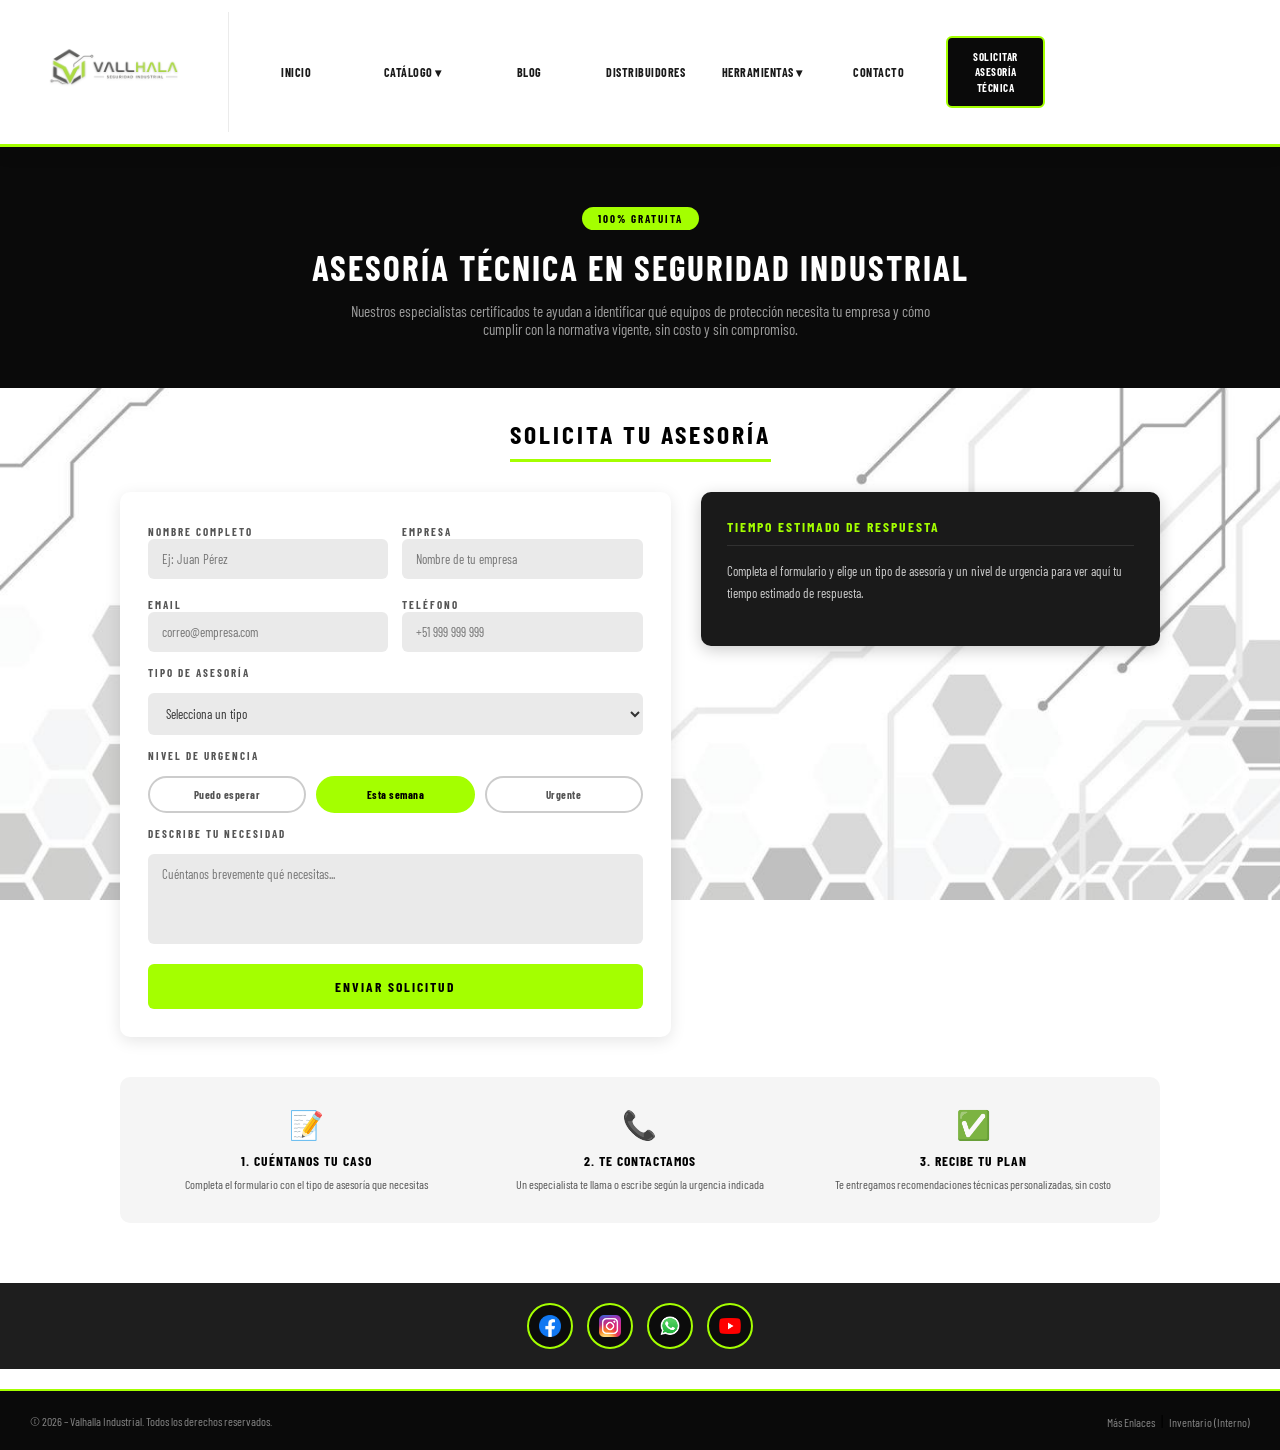
<file: ProyectoFinalHTML/src/Asesoria/Asesoria.html>
<!DOCTYPE html>
<html lang="es">
<head>
    <meta charset="UTF-8">
    <meta name="viewport" content="width=device-width, initial-scale=1.0">
    <meta name="description" content="Solicita asesoría técnica gratuita en seguridad industrial - Safeguard Industrial">
    <meta name="keywords" content="asesoría técnica, consultoría, seguridad industrial, EPP, normativa">
    <meta name="author" content="Safeguard Industrial">
    <title>Asesoría Técnica - Safeguard Industrial</title>
    <!-- Tipografía externa incrustada — Barlow Condensed (industrial/técnica) -->
    <link rel="preconnect" href="https://fonts.googleapis.com">
    <link href="https://fonts.googleapis.com/css2?family=Barlow+Condensed:wght@400;600;700&display=swap" rel="stylesheet">    <link rel="stylesheet" href="../CSS%20General.css">
    <script src="../script.js" defer></script>
</head>
<body>

<!-- ============================================================
     HEADER — Barra de navegación (igual en todas las páginas)
     Esta página no forma parte del menú principal, se llega
     a ella desde el botón "Solicitar Asesoría Técnica"
     ============================================================ -->
<header class="header">
    <div class="row-1">
        <div class="Logo">
            <img src="File/Logo.png" alt="Safeguard Industrial">
        </div>

        <div><h2><a href="../Inicio/Inicio.html">INICIO</a></h2></div>

        <div class="nav-dropdown">
            <h2><a href="../Catalogo/Catalogo.html">CATÁLOGO ▾</a></h2>
            <div class="submenu">
                <a href="../Catalogo/Catalogo.html">Ver Catálogo</a>
                <a href="../ComparadorProductos/ComparadorProducts.html">Comparador de Productos</a>
                <a href="../DetalleProducto/DetalleProducto.html">Detalle de Producto</a>
            </div>
        </div>

        <div><h2><a href="../BlogGuias/BlogGuias.html">BLOG</a></h2></div>
        <div><h2><a href="../DistribucionMap/DistribucionMap.html">DISTRIBUIDORES</a></h2></div>

        <div class="nav-dropdown">
            <h2><a href="#">HERRAMIENTAS ▾</a></h2>
            <div class="submenu">
                <a href="../Calculadora/Calculadora.html">Calculadora de EPP</a>
                <a href="../Seguimiento/Seguimiento.html">Seguimiento de Pedido</a>
                <a href="../Faq/Faq.html">Preguntas Frecuentes</a>
                <a href="../Soporte/Soporte.html">Soporte Técnico</a>
            </div>
        </div>

        <div><h2><a href="../Cotizacion/Cotizacion.html">CONTACTO</a></h2></div>

        <div class="Boton-1-1">
            <button class="btn-principal" onclick="location.href='../Asesoria/Asesoria.html'">
                SOLICITAR ASESORÍA <br> TÉCNICA
            </button>
        </div>
    </div>
</header>


<!-- ============================================================
     HERO — Banner de valor: por qué pedir asesoría
     ============================================================ -->
<section class="hero-asesoria">
    <span class="etiqueta-gratis">100% Gratuita</span>
    <h1>Asesoría Técnica en Seguridad Industrial</h1>
    <p>Nuestros especialistas certificados te ayudan a identificar qué equipos de protección
        necesita tu empresa y cómo cumplir con la normativa vigente, sin costo y sin compromiso.</p>
</section>


<div class="container-asesoria">

    <div class="titulo-asesoria">
        <h2>SOLICITA TU ASESORÍA</h2>
    </div>

    <!-- ============================================================
         GRID: formulario izq | resultado dinámico der
         ============================================================ -->
    <div class="grid-asesoria">

        <!-- COLUMNA IZQUIERDA — Formulario -->
        <form class="col-form-asesoria" id="form-asesoria">

            <div class="fila-doble-asesoria">
                <div>
                    <label for="nombre-asesoria">Nombre completo</label>
                    <input type="text" id="nombre-asesoria" placeholder="Ej: Juan Pérez">
                </div>
                <div>
                    <label for="empresa-asesoria">Empresa</label>
                    <input type="text" id="empresa-asesoria" placeholder="Nombre de tu empresa">
                </div>
            </div>

            <div class="fila-doble-asesoria">
                <div>
                    <label for="email-asesoria">Email</label>
                    <input type="email" id="email-asesoria" placeholder="correo@empresa.com">
                </div>
                <div>
                    <label for="telefono-asesoria">Teléfono</label>
                    <input type="tel" id="telefono-asesoria" placeholder="+51 999 999 999">
                </div>
            </div>

            <label for="tipo-asesoria">Tipo de asesoría</label>
            <select id="tipo-asesoria">
                <option value="" disabled selected>Selecciona un tipo</option>
                <option value="auditoria">Auditoría de cumplimiento normativo</option>
                <option value="seleccion">Selección de EPP adecuado</option>
                <option value="capacitacion">Capacitación de personal</option>
                <option value="riesgos">Evaluación de riesgos en planta</option>
            </select>

            <label>Nivel de urgencia</label>
            <div class="pills-urgencia">
                <button type="button" class="pill-urgencia" data-urgencia="baja">Puedo esperar</button>
                <button type="button" class="pill-urgencia activo" data-urgencia="media">Esta semana</button>
                <button type="button" class="pill-urgencia" data-urgencia="alta">Urgente</button>
            </div>

            <label for="descripcion-asesoria">Describe tu necesidad</label>
            <textarea id="descripcion-asesoria" placeholder="Cuéntanos brevemente qué necesitas..."></textarea>

            <!-- CTA — Botón de envío -->
            <button type="button" class="btn-enviar-asesoria" id="btn-enviar-asesoria">
                ENVIAR SOLICITUD
            </button>

        </form>


        <!-- COLUMNA DERECHA — Resultado dinámico generado con JS -->
        <div class="col-resultado-asesoria">
            <h3>Tiempo estimado de respuesta</h3>
            <p id="resultado-asesoria">
                Completa el formulario y elige un tipo de asesoría y un nivel de urgencia
                para ver aquí tu tiempo estimado de respuesta.
            </p>
        </div>

    </div>


    <!-- ============================================================
         PASOS — Cómo funciona
         ============================================================ -->
    <div class="pasos-asesoria">
        <div class="paso-asesoria-item">
            <div class="paso-asesoria-icono">📝</div>
            <h4>1. Cuéntanos tu caso</h4>
            <p>Completa el formulario con el tipo de asesoría que necesitas</p>
        </div>
        <div class="paso-asesoria-item">
            <div class="paso-asesoria-icono">📞</div>
            <h4>2. Te contactamos</h4>
            <p>Un especialista te llama o escribe según la urgencia indicada</p>
        </div>
        <div class="paso-asesoria-item">
            <div class="paso-asesoria-icono">✅</div>
            <h4>3. Recibe tu plan</h4>
            <p>Te entregamos recomendaciones técnicas personalizadas, sin costo</p>
        </div>
    </div>

</div>


<!-- ============================================================
     REDES SOCIALES
     ============================================================ -->
<div class="footer-blog-rrss">
    <a href="https://www.facebook.com" target="_blank" title="Facebook">
        <img src="File/FB.png" alt="Facebook">
    </a>
    <a href="https://www.instagram.com" target="_blank" title="Instagram">
        <img src="File/IG.png" alt="Instagram">
    </a>
    <a href="https://wa.me/51999999999" target="_blank" title="WhatsApp">
        <img src="File/WS.png" alt="WhatsApp">
    </a>
    <a href="https://www.youtube.com" target="_blank" title="YouTube">
        <img src="File/YT.png" alt="YouTube">
    </a>
</div>


<!-- ============================================================
     FOOTER
     ============================================================ -->
<footer class="footer">
    <p>© 2026 – Valhalla Industrial. Todos los derechos reservados.</p>
    <div>
        <a href="../EnlacesRapidos/EnlacesRapidos.html">Más Enlaces</a> &nbsp;|&nbsp;
        <a href="../PanelInventario/PanelInventario.html">Inventario (Interno)</a>
    </div>
</footer>


</body>
</html>
</file>
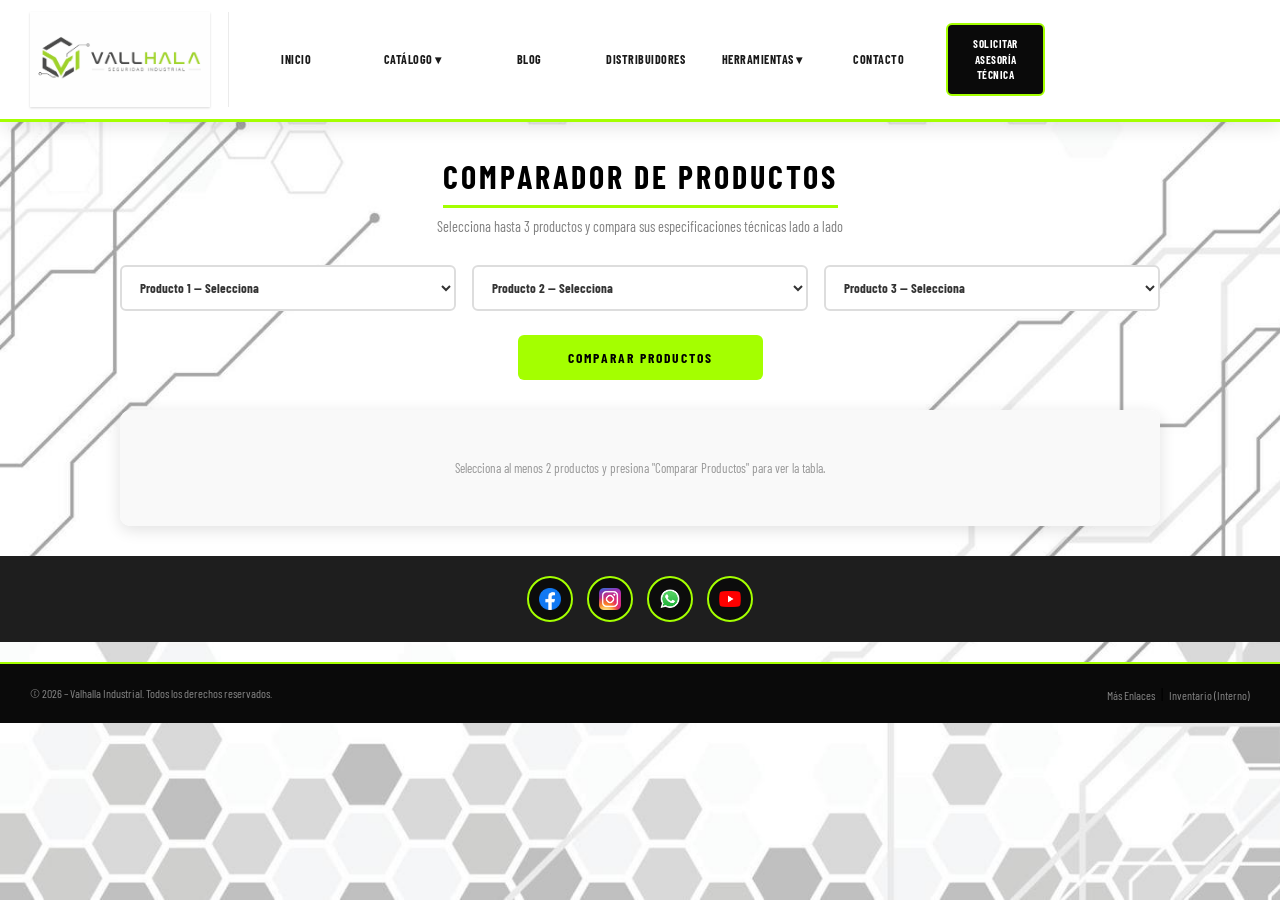
<file: ProyectoFinalHTML/src/ComparadorProductos/ComparadorProducts.html>
<!DOCTYPE html>
<html lang="es">
<head>
    <meta charset="UTF-8">
    <meta name="viewport" content="width=device-width, initial-scale=1.0">
    <meta name="description" content="Compara productos de seguridad industrial lado a lado - Safeguard Industrial">
    <meta name="keywords" content="comparador, productos, EPP, cascos, andamios, especificaciones técnicas">
    <meta name="author" content="Safeguard Industrial">
    <title>Comparador de Productos - Safeguard Industrial</title>
    <!-- Tipografía externa incrustada — Barlow Condensed (industrial/técnica) -->
    <link rel="preconnect" href="https://fonts.googleapis.com">
    <link href="https://fonts.googleapis.com/css2?family=Barlow+Condensed:wght@400;600;700&display=swap" rel="stylesheet">
    <link rel="stylesheet" href="../CSS%20General.css">
    <script src="../script.js" defer></script>
</head>
<body>

<!-- ============================================================
     HEADER — Barra de navegación (igual en todas las páginas)
     No forma parte del menú principal, se accede desde el
     Catálogo o desde Detalle de Producto
     ============================================================ -->
<header class="header">
    <div class="row-1">
        <div class="Logo">
            <img src="File/Logo01.jpeg" alt="Safeguard Industrial">
        </div>

        <div><h2><a href="../Inicio/Inicio.html">INICIO</a></h2></div>

        <div class="nav-dropdown">
            <h2><a href="../Catalogo/Catalogo.html">CATÁLOGO ▾</a></h2>
            <div class="submenu">
                <a href="../Catalogo/Catalogo.html">Ver Catálogo</a>
                <a href="../ComparadorProductos/ComparadorProducts.html">Comparador de Productos</a>
                <a href="../DetalleProducto/DetalleProducto.html">Detalle de Producto</a>
            </div>
        </div>

        <div><h2><a href="../BlogGuias/BlogGuias.html">BLOG</a></h2></div>
        <div><h2><a href="../DistribucionMap/DistribucionMap.html">DISTRIBUIDORES</a></h2></div>

        <div class="nav-dropdown">
            <h2><a href="#">HERRAMIENTAS ▾</a></h2>
            <div class="submenu">
                <a href="../Calculadora/Calculadora.html">Calculadora de EPP</a>
                <a href="../Seguimiento/Seguimiento.html">Seguimiento de Pedido</a>
                <a href="../Faq/Faq.html">Preguntas Frecuentes</a>
                <a href="../Soporte/Soporte.html">Soporte Técnico</a>
            </div>
        </div>

        <div><h2><a href="../Cotizacion/Cotizacion.html">CONTACTO</a></h2></div>

        <div class="Boton-1-1">
            <button class="btn-principal" onclick="location.href='../Asesoria/Asesoria.html'">
                SOLICITAR ASESORÍA <br> TÉCNICA
            </button>
        </div>
    </div>
</header>



<div class="container-comparador">

    <div class="titulo-comparador">
        <h2>COMPARADOR DE PRODUCTOS</h2>
        <p>Selecciona hasta 3 productos y compara sus especificaciones técnicas lado a lado</p>
    </div>

    <!-- ============================================================
         SELECTORES — 3 productos a comparar
         ============================================================ -->
    <div class="selectores-comparador">

        <select id="producto1">
            <option value="">Producto 1 — Selecciona</option>
            <option value="casco">Casco de Seguridad Pro</option>
            <option value="arnes">Arnés Anticaídas</option>
            <option value="extintor">Extintor PQS 6kg</option>
            <option value="traje">Traje Químico Tyvek</option>
            <option value="andamio">Andamio Modular</option>
        </select>

        <select id="producto2">
            <option value="">Producto 2 — Selecciona</option>
            <option value="casco">Casco de Seguridad Pro</option>
            <option value="arnes">Arnés Anticaídas</option>
            <option value="extintor">Extintor PQS 6kg</option>
            <option value="traje">Traje Químico Tyvek</option>
            <option value="andamio">Andamio Modular</option>
        </select>

        <select id="producto3">
            <option value="">Producto 3 — Selecciona</option>
            <option value="casco">Casco de Seguridad Pro</option>
            <option value="arnes">Arnés Anticaídas</option>
            <option value="extintor">Extintor PQS 6kg</option>
            <option value="traje">Traje Químico Tyvek</option>
            <option value="andamio">Andamio Modular</option>
        </select>

    </div>

    <!-- CTA — genera la tabla -->
    <button class="btn-comparar" id="btn-comparar">
        COMPARAR PRODUCTOS
    </button>

    <!-- ============================================================
         RESULTADO — Tabla generada dinámicamente por JS
         ============================================================ -->
    <div class="wrapper-tabla-comparador" id="zona-resultado">
        <p class="mensaje-vacio-comparador">
            Selecciona al menos 2 productos y presiona "Comparar Productos" para ver la tabla.
        </p>
    </div>

</div>


<!-- ============================================================
     REDES SOCIALES
     ============================================================ -->
<div class="footer-blog-rrss">
    <a href="https://www.facebook.com" target="_blank" title="Facebook">
        <img src="File/FB.png" alt="Facebook">
    </a>
    <a href="https://www.instagram.com" target="_blank" title="Instagram">
        <img src="File/IG.png" alt="Instagram">
    </a>
    <a href="https://wa.me/51999999999" target="_blank" title="WhatsApp">
        <img src="File/WS.png" alt="WhatsApp">
    </a>
    <a href="https://www.youtube.com" target="_blank" title="YouTube">
        <img src="File/YT.png" alt="YouTube">
    </a>
</div>


<!-- ============================================================
     FOOTER
     ============================================================ -->
<footer class="footer">
    <p>© 2026 – Valhalla Industrial. Todos los derechos reservados.</p>
    <div>
        <a href="../EnlacesRapidos/EnlacesRapidos.html">Más Enlaces</a> &nbsp;|&nbsp;
        <a href="../PanelInventario/PanelInventario.html">Inventario (Interno)</a>
    </div>
</footer>


</body>
</html>
</file>
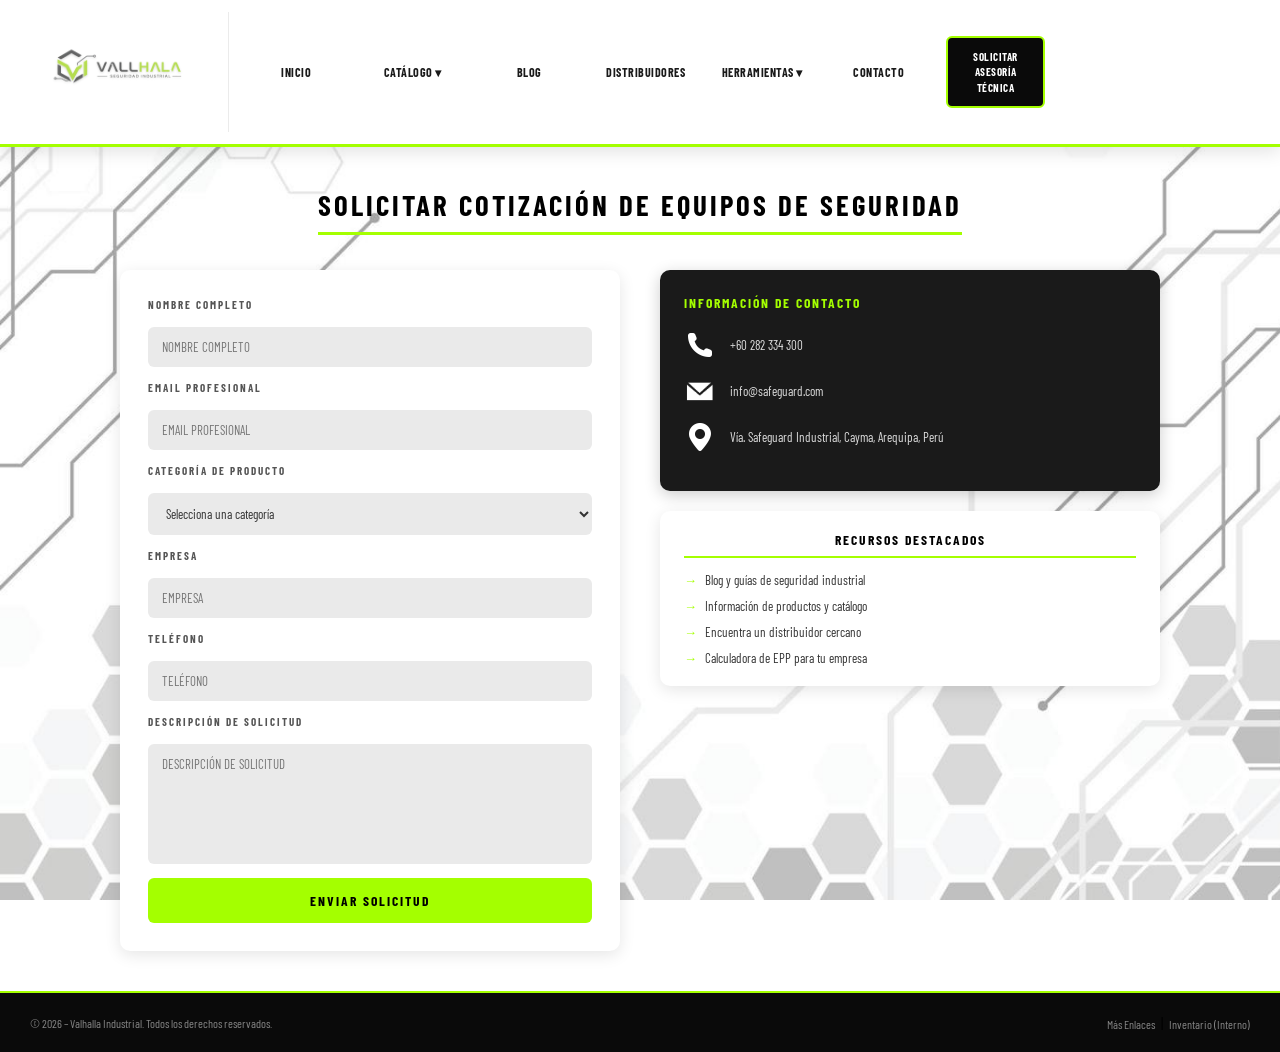
<file: ProyectoFinalHTML/src/Cotizacion/Cotizacion.html>
<!DOCTYPE html>
<html lang="es">
<head>
    <meta charset="UTF-8">
    <meta name="viewport" content="width=device-width, initial-scale=1.0">
    <meta name="description" content="Solicita una cotización de equipos de seguridad industrial - Safeguard Industrial">
    <meta name="keywords" content="cotización, equipos de seguridad, EPP, presupuesto, Arequipa, Perú">
    <meta name="author" content="Safeguard Industrial">
    <title>Cotización - Safeguard Industrial</title>
    <!-- Tipografía externa incrustada — Barlow Condensed (industrial/técnica) -->
    <link rel="preconnect" href="https://fonts.googleapis.com">
    <link href="https://fonts.googleapis.com/css2?family=Barlow+Condensed:wght@400;600;700&display=swap" rel="stylesheet">
    <link rel="stylesheet" href="../CSS%20General.css">
    <script src="../script.js" defer></script>
</head>
<body>

<!-- ============================================================
     HEADER — Barra de navegación (igual en todas las páginas)
     ============================================================ -->
<header class="header">
    <div class="row-1">
        <div class="Logo">
            <img src="File/logo_vallhala.png" alt="Safeguard Industrial">
        </div>

        <div><h2><a href="../Inicio/Inicio.html">INICIO</a></h2></div>

        <div class="nav-dropdown">
            <h2><a href="../Catalogo/Catalogo.html">CATÁLOGO ▾</a></h2>
            <div class="submenu">
                <a href="../Catalogo/Catalogo.html">Ver Catálogo</a>
                <a href="../ComparadorProductos/ComparadorProducts.html">Comparador de Productos</a>
                <a href="../DetalleProducto/DetalleProducto.html">Detalle de Producto</a>
            </div>
        </div>

        <div><h2><a href="../BlogGuias/BlogGuias.html">BLOG</a></h2></div>
        <div><h2><a href="../DistribucionMap/DistribucionMap.html">DISTRIBUIDORES</a></h2></div>

        <div class="nav-dropdown">
            <h2><a href="#">HERRAMIENTAS ▾</a></h2>
            <div class="submenu">
                <a href="../Calculadora/Calculadora.html">Calculadora de EPP</a>
                <a href="../Seguimiento/Seguimiento.html">Seguimiento de Pedido</a>
                <a href="../Faq/Faq.html">Preguntas Frecuentes</a>
                <a href="../Soporte/Soporte.html">Soporte Técnico</a>
            </div>
        </div>

        <div><h2><a href="../Cotizacion/Cotizacion.html">CONTACTO</a></h2></div>

        <div class="Boton-1-1">
            <button class="btn-principal" onclick="location.href='../Asesoria/Asesoria.html'">
                SOLICITAR ASESORÍA <br> TÉCNICA
            </button>
        </div>
    </div>
</header>


<!-- ============================================================
     CONTENIDO PRINCIPAL — Formulario de Cotización
     ============================================================ -->
<div class="container-cotizacion">

    <!-- Título de la sección -->
    <div class="titulo-cotizacion">
        <h2>SOLICITAR COTIZACIÓN DE EQUIPOS DE SEGURIDAD</h2>
    </div>

    <!-- Grid: formulario izquierda | info de contacto derecha -->
    <div class="grid-cotizacion">

        <!-- ============================================================
             COLUMNA IZQUIERDA — Formulario de cotización
             ============================================================ -->
        <form class="columna-form" id="form-cotizacion">

            <!-- Campo: Nombre completo -->
            <label for="nombre">Nombre completo</label>
            <input
                    type="text"
                    id="nombre"
                    name="nombre"
                    placeholder="NOMBRE COMPLETO"
                    required>

            <!-- Campo: Email profesional -->
            <label for="email">Email profesional</label>
            <input
                    type="email"
                    id="email"
                    name="email"
                    placeholder="EMAIL PROFESIONAL"
                    required>

            <!-- Campo: Categoría de producto (select) -->
            <label for="categoria">Categoría de producto</label>
            <select id="categoria" name="categoria" required>
                <option value="" disabled selected>Selecciona una categoría</option>
                <option value="andamios">Andamios Industriales</option>
                <option value="cascos">Cascos de Seguridad</option>
                <option value="extintores">Extintores y Supresión</option>
                <option value="caidas">Protección Contra Caídas</option>
                <option value="trajes">Trajes Especializados</option>
                <option value="señales">Señales de Precaución</option>
            </select>

            <!-- Campo: Empresa -->
            <label for="empresa">Empresa</label>
            <input
                    type="text"
                    id="empresa"
                    name="empresa"
                    placeholder="EMPRESA">

            <!-- Campo: Teléfono -->
            <label for="telefono">Teléfono</label>
            <input
                    type="tel"
                    id="telefono"
                    name="telefono"
                    placeholder="TELÉFONO">

            <!-- Campo: Descripción de la solicitud -->
            <label for="descripcion">Descripción de solicitud</label>
            <textarea
                    id="descripcion"
                    name="descripcion"
                    placeholder="DESCRIPCIÓN DE SOLICITUD"
                    required></textarea>

            <!-- CTA — Botón de envío -->
            <button type="button" class="btn-enviar" id="btn-enviar-cotizacion">
                ENVIAR SOLICITUD
            </button>

        </form>


        <!-- ============================================================
             COLUMNA DERECHA — Información de contacto + Recursos
             ============================================================ -->
        <div class="columna-info">

            <!-- Caja de información de contacto -->
            <div class="caja-contacto">
                <h3>Información de Contacto</h3>

                <!-- Teléfono -->
                <div class="dato-contacto">
                    <img src="File/telefono.png" alt="Teléfono">
                    <p>+60 282 334 300</p>
                </div>

                <!-- Email -->
                <div class="dato-contacto">
                    <img src="File/email.png" alt="Email">
                    <p>info@safeguard.com</p>
                </div>

                <!-- Dirección -->
                <div class="dato-contacto">
                    <img src="File/ubicacion.png" alt="Ubicación">
                    <p>Vía. Safeguard Industrial, Cayma, Arequipa, Perú</p>
                </div>

            </div>


            <!-- Recursos destacados — contenido destacado con enlaces internos -->
            <div class="recursos-destacados">
                <h3>Recursos Destacados</h3>
                <ul>
                    <!-- Enlace interno al blog -->
                    <li>
                        <a href="../BlogGuias/BlogGuias.html">Blog y guías de seguridad industrial</a>
                    </li>
                    <!-- Enlace interno al catálogo -->
                    <li>
                        <a href="../Catalogo/Catalogo.html">Información de productos y catálogo</a>
                    </li>
                    <!-- Enlace interno al mapa -->
                    <li>
                        <a href="../DistribucionMap/DistribucionMap.html">Encuentra un distribuidor cercano</a>
                    </li>
                    <!-- Enlace interno a la calculadora -->
                    <li>
                        <a href="../Calculadora/Calculadora.html">Calculadora de EPP para tu empresa</a>
                    </li>
                </ul>
            </div>

        </div>

    </div>

</div>


<!-- ============================================================
     FOOTER — Pie de página
     ============================================================ -->
<footer class="footer">
    <p>© 2026 – Valhalla Industrial. Todos los derechos reservados.</p>
    <div>
        <a href="../EnlacesRapidos/EnlacesRapidos.html">Más Enlaces</a> &nbsp;|&nbsp;
        <a href="../PanelInventario/PanelInventario.html">Inventario (Interno)</a>
    </div>
</footer>


</body>
</html>
</file>
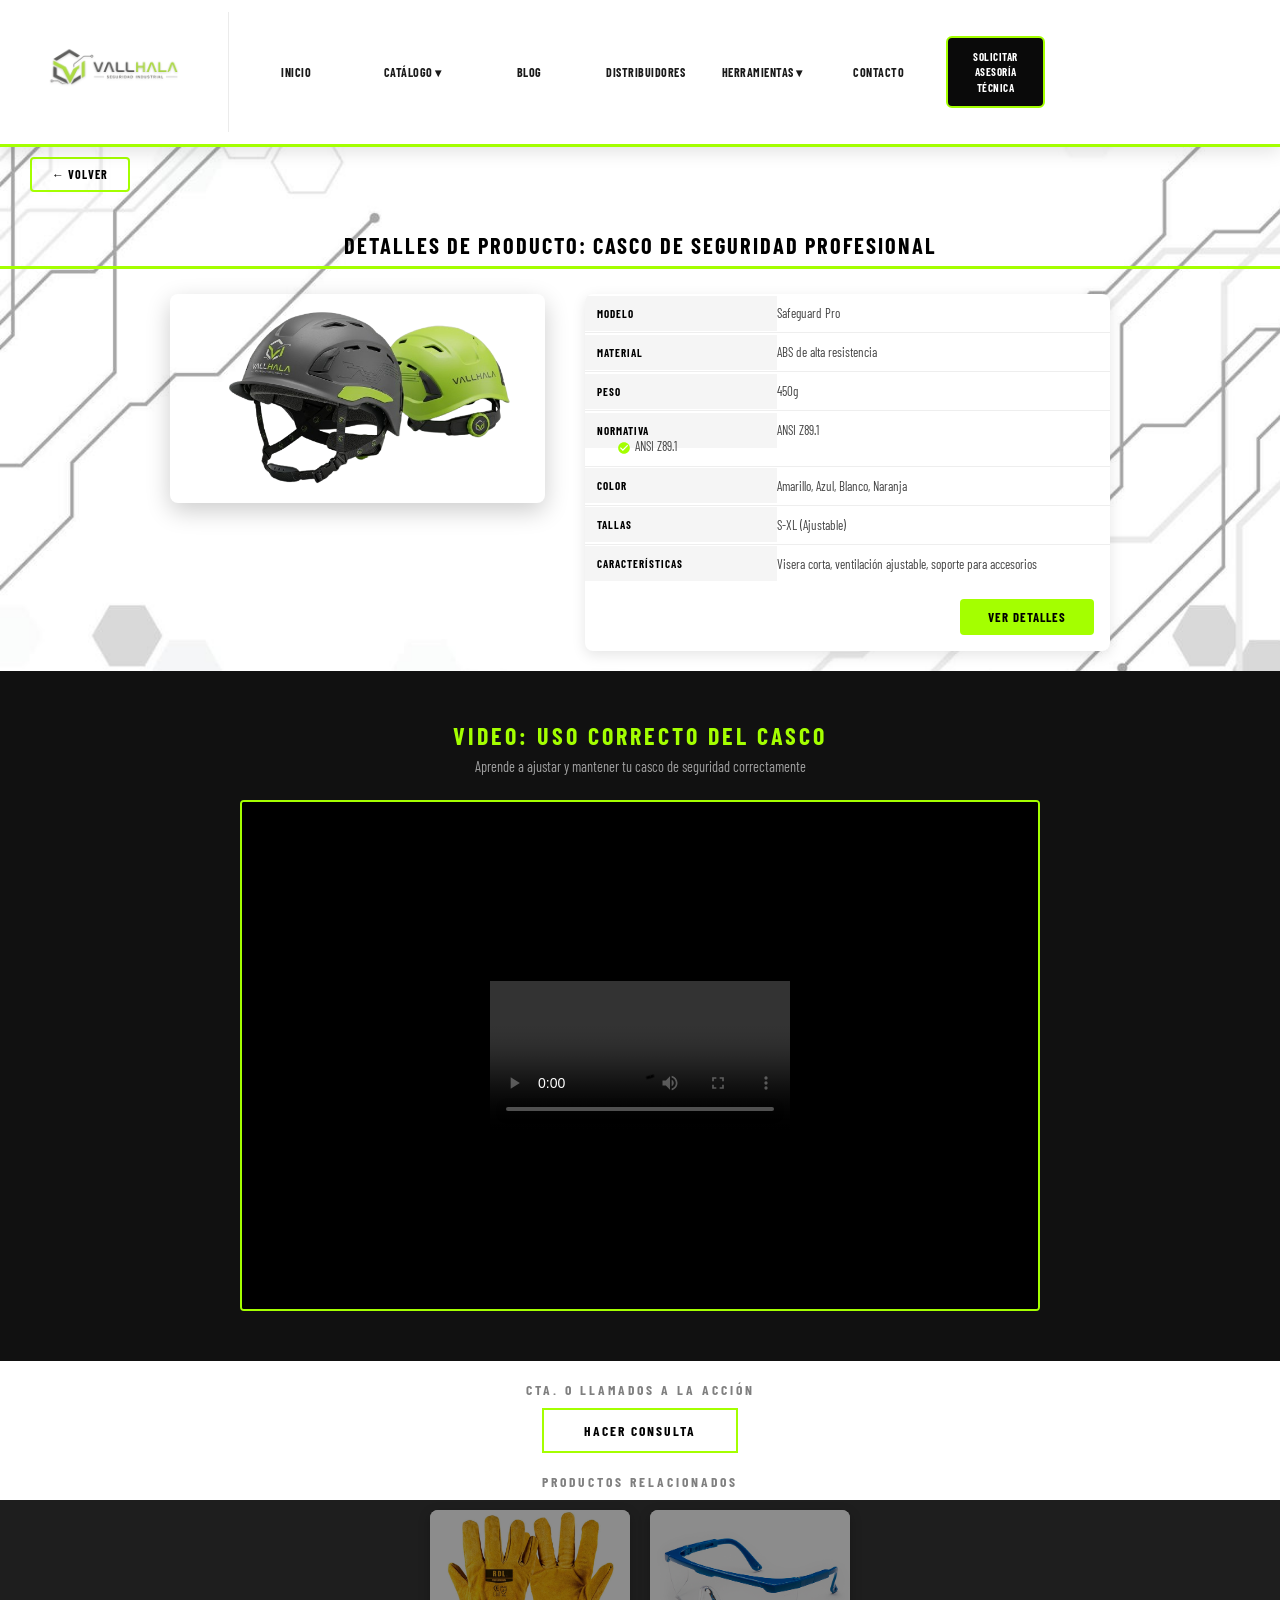
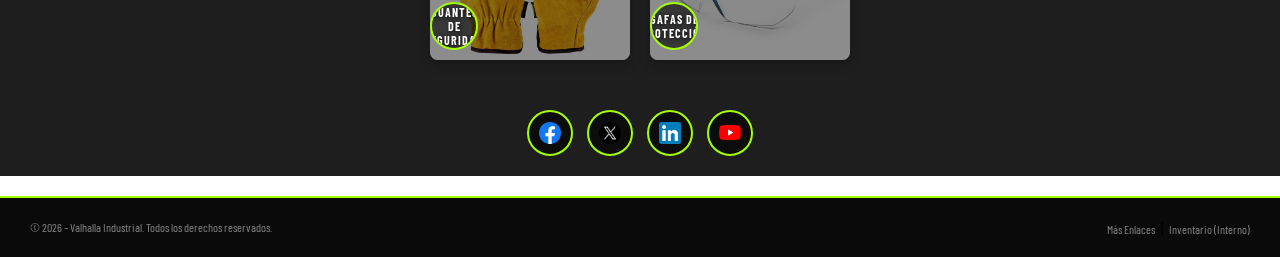
<file: ProyectoFinalHTML/src/DetalleProducto/DetalleProducto.html>
<!DOCTYPE html>
<html lang="es">
<head>
    <meta charset="UTF-8">
    <meta name="viewport" content="width=device-width, initial-scale=1.0">
    <meta name="description" content="Detalle del producto: Casco de Seguridad Profesional - Safeguard Industrial">
    <meta name="keywords" content="casco seguridad, ANSI Z89.1, EPP, protección craneal, Safeguard Pro">
    <meta name="author" content="Safeguard Industrial">
    <title>Detalle Producto - Safeguard Industrial</title>
    <!-- Tipografía externa incrustada — Barlow Condensed (industrial/técnica) -->
    <link rel="preconnect" href="https://fonts.googleapis.com">
    <link href="https://fonts.googleapis.com/css2?family=Barlow+Condensed:wght@400;600;700&display=swap" rel="stylesheet">
    <link rel="stylesheet" href="../CSS General.css">
    <script src="../script.js" defer></script>
</head>
<body>


    <!-- ============================================================
         HEADER — Barra de navegación (igual en todas las páginas)
         ============================================================ -->
    <header class="header">
        <div class="row-1">
            <div class="Logo">
                <img src="File/Logo.png" alt="Safeguard Industrial">
            </div>

            <div><h2><a href="../Inicio/Inicio.html">INICIO</a></h2></div>

            <div class="nav-dropdown">
                <h2><a href="../Catalogo/Catalogo.html">CATÁLOGO ▾</a></h2>
                <div class="submenu">
                    <a href="../Catalogo/Catalogo.html">Ver Catálogo</a>
                    <a href="../ComparadorProductos/ComparadorProducts.html">Comparador de Productos</a>
                    <a href="../DetalleProducto/DetalleProducto.html">Detalle de Producto</a>
                </div>
            </div>

            <div><h2><a href="../BlogGuias/BlogGuias.html">BLOG</a></h2></div>
            <div><h2><a href="../DistribucionMap/DistribucionMap.html">DISTRIBUIDORES</a></h2></div>

            <div class="nav-dropdown">
                <h2><a href="#">HERRAMIENTAS ▾</a></h2>
                <div class="submenu">
                    <a href="../Calculadora/Calculadora.html">Calculadora de EPP</a>
                    <a href="../Seguimiento/Seguimiento.html">Seguimiento de Pedido</a>
                    <a href="../Faq/Faq.html">Preguntas Frecuentes</a>
                    <a href="../Soporte/Soporte.html">Soporte Técnico</a>
                </div>
            </div>

            <div><h2><a href="../Cotizacion/Cotizacion.html">CONTACTO</a></h2></div>

            <div class="Boton-1-1">
                <button class="btn-principal" onclick="location.href='../Asesoria/Asesoria.html'">
                    SOLICITAR ASESORÍA <br> TÉCNICA
                </button>
            </div>
        </div>
    </header>




    <!-- ============================================================
         TÍTULO DE LA PÁGINA — Detalle del producto
         ============================================================ -->
    <!-- BOM: history.back() — propiedad de navegación -->
    <div style="padding: 10px 30px;">
        <button id="btn-volver" style="background:transparent; border:2px solid #a4ff00; color:black; padding:8px 20px; cursor:pointer; font-size:12px; font-weight:bold; letter-spacing:1px; border-radius:4px;">
            ← VOLVER
        </button>
    </div>

    <h4 class="subtitul">
        DETALLES DE PRODUCTO: CASCO DE SEGURIDAD PROFESIONAL
    </h4>


    <!-- ============================================================
         GRID PRODUCTO: imagen izquierda | especificaciones derecha
         ============================================================ -->
    <div class="producto">

        <!-- Imagen del producto -->
        <div class="producto-img">
            <img src="File/cascaos.png" alt="Casco de Seguridad Profesional Safeguard Pro">
        </div>

        <!-- Especificaciones técnicas del producto — contenido del sitio -->
        <div class="producto-info">

            <div>
                <strong>MODELO</strong>
                <span>Safeguard Pro</span>
            </div>
            <div>
                <strong>MATERIAL</strong>
                <span>ABS de alta resistencia</span>
            </div>
            <div>
                <strong>PESO</strong>
                <span>450g</span>
            </div>
            <div>
                <strong>NORMATIVA</strong>
                <!-- Antes -->
                <span>ANSI Z89.1</span>

                <!-- Después -->
                <span>
                    <svg xmlns="http://www.w3.org/2000/svg" width="14" height="14" viewBox="0 0 24 24" fill="#a4ff00" style="vertical-align:middle; margin-right:4px;">
                        <path d="M12 2C6.48 2 2 6.48 2 12s4.48 10 10 10 10-4.48 10-10S17.52 2 12 2zm-2 15l-5-5 1.41-1.41L10 14.17l7.59-7.59L19 8l-9 9z"/>
                    </svg>ANSI Z89.1
                </span>
            </div>
            <div>
                <strong>COLOR</strong>
                <span>Amarillo, Azul, Blanco, Naranja</span>
            </div>
            <div>
                <strong>TALLAS</strong>
                <span>S-XL (Ajustable)</span>
            </div>
            <div>
                <strong>CARACTERÍSTICAS</strong>
                <span>Visera corta, ventilación ajustable, soporte para accesorios</span>
            </div>

            <!-- Botón interno — enlace a cotización -->
            <button class="button1" onclick="location.href='../Cotizacion/Cotizacion.html'">
                VER DETALLES
            </button>

        </div>
    </div>


    <!-- ============================================================
         VIDEO — iframe de YouTube sobre el producto
         ============================================================ -->
    <section class="seccion-video">
        <h2>VIDEO: USO CORRECTO DEL CASCO</h2>
        <p>Aprende a ajustar y mantener tu casco de seguridad correctamente</p>
        <div class="video-wrapper">
            <!-- VIDEO: iframe de YouTube — enlace externo -->
            <iframe
                    src="File/Cascos.mp4"
                    title="Uso correcto del casco de seguridad Safeguard Pro"
                    allow="accelerometer; autoplay; clipboard-write; encrypted-media; gyroscope; picture-in-picture"
                    allowfullscreen>
            </iframe>
        </div>
    </section>


    <!-- ============================================================
         CTA — Llamado a la acción
         ============================================================ -->
    <h5 class="subtitul2">CTA. O LLAMADOS A LA ACCIÓN</h5>
    <div class="container2">
        <button class="button3" onclick="location.href='../Cotizacion/Cotizacion.html'">
            <h4>HACER CONSULTA</h4>
        </button>
    </div>


    <!-- ============================================================
         PRODUCTOS RELACIONADOS — Contenido destacado
         ============================================================ -->
    <h5 class="subtitul2">PRODUCTOS RELACIONADOS</h5>

    <div class="row-4">

        <!-- Producto relacionado 1: Guantes -->
        <div class="card2 img21" onclick="location.href='Catalogo.html'">
            <button class="button2">
                <h4>GUANTES DE SEGURIDAD</h4>
            </button>
        </div>

        <!-- Producto relacionado 2: Gafas -->
        <div class="card2 img22" onclick="location.href='Catalogo.html'">
            <button class="button2">
                <h4>GAFAS DE PROTECCIÓN</h4>
            </button>
        </div>

    </div>


    <!-- ============================================================
         FOOTER — Pie de página con redes sociales y copyright
         ============================================================ -->



    <div class="footer-blog-rrss">
        <a href="https://www.facebook.com" target="_blank" title="Facebook">
            <img src="../BlogGuias/File/FB.png" alt="Facebook">
        </a>
        <a href="https://www.twitter.com" target="_blank" title="Twitter">
            <img src="../BlogGuias/File/X.png" alt="Twitter">
        </a>
        <a href="https://www.linkedin.com" target="_blank" title="LinkedIn">
            <img src="../BlogGuias/File/LinK.png" alt="LinkedIn">
        </a>
        <a href="https://www.youtube.com" target="_blank" title="YouTube">
            <img src="../BlogGuias/File/YT.png" alt="YouTube">
        </a>
    </div>

    <footer class="footer">
        <p>© 2026 – Valhalla Industrial. Todos los derechos reservados.</p>
        <div>
            <a href="../EnlacesRapidos/EnlacesRapidos.html">Más Enlaces</a> &nbsp;|&nbsp;
            <a href="../PanelInventario/PanelInventario.html">Inventario (Interno)</a>
        </div>
    </footer>


</body>
</html>
</file>
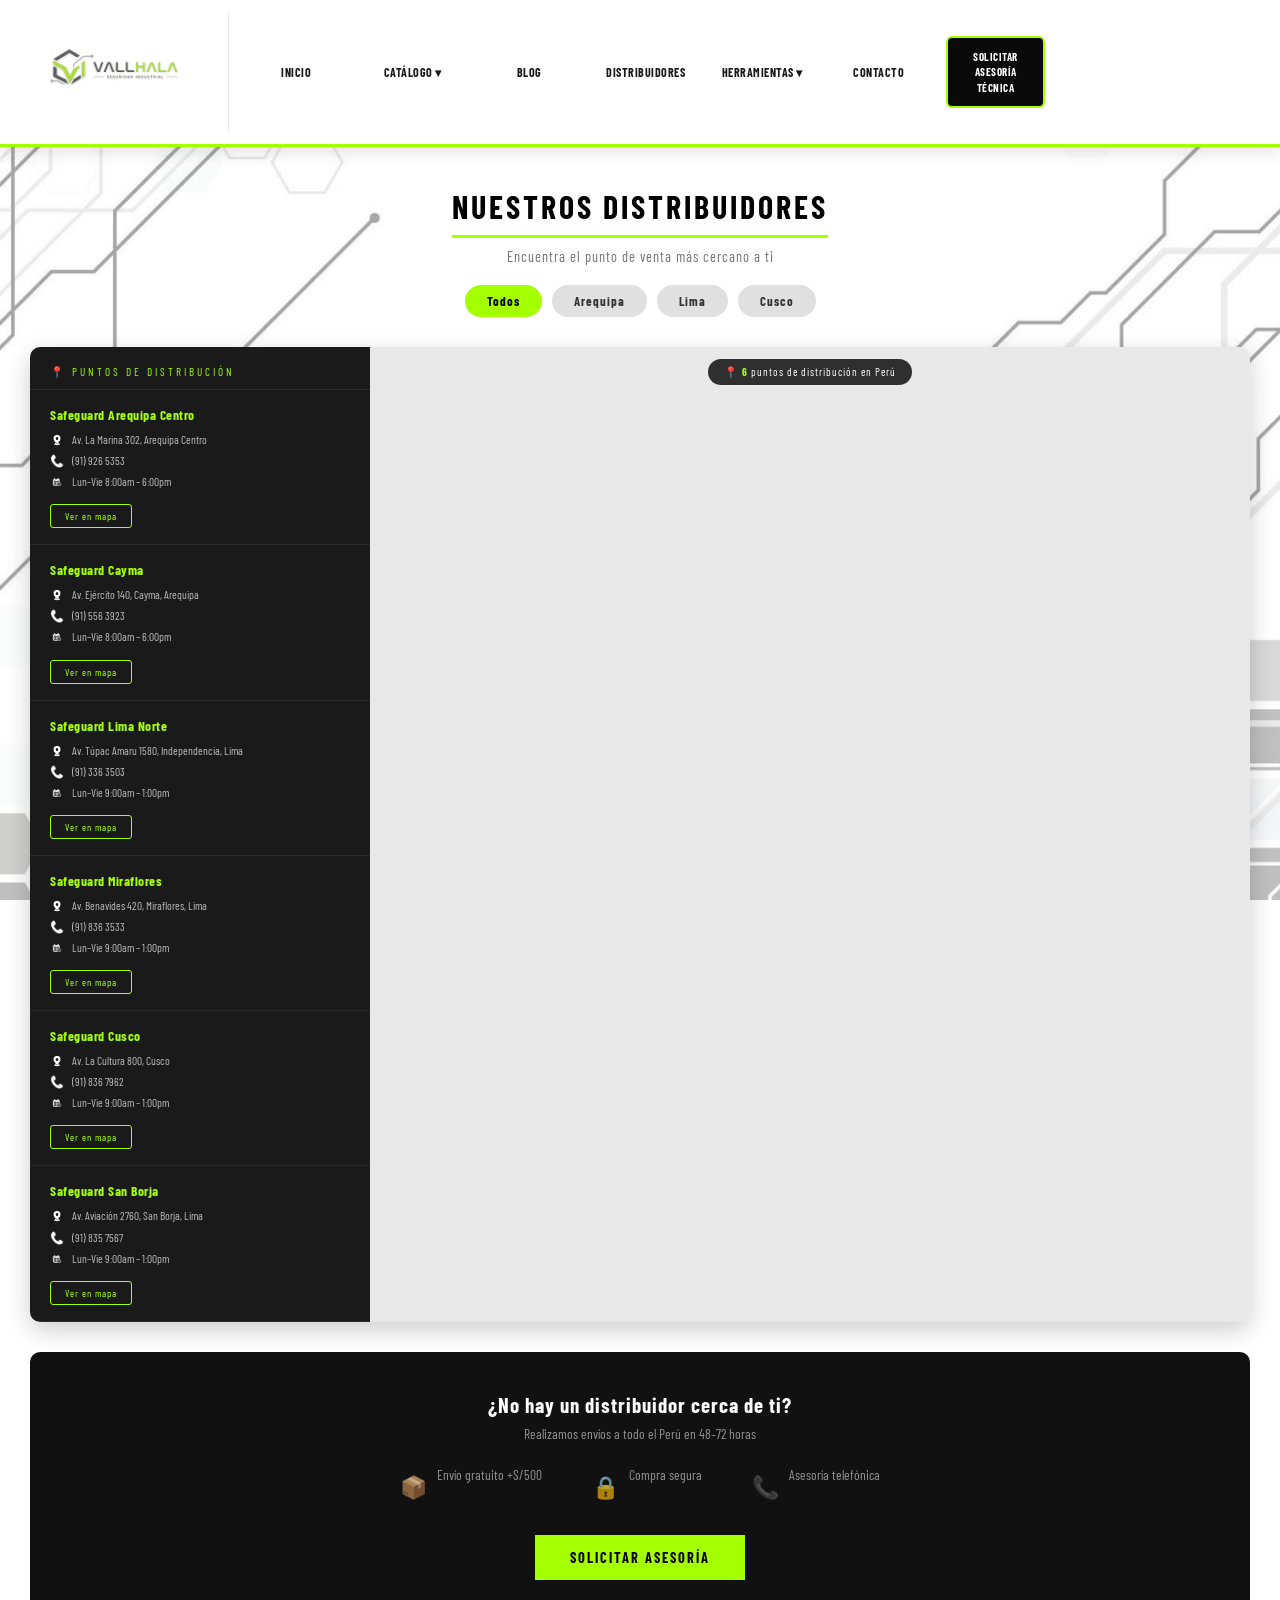
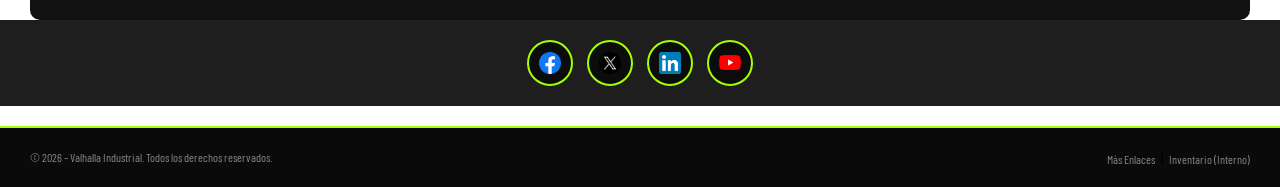
<file: ProyectoFinalHTML/src/DistribucionMap/DistribucionMap.html>
<!DOCTYPE html>
<html lang="es">
<head>
    <meta charset="UTF-8">
    <meta name="viewport" content="width=device-width, initial-scale=1.0">
    <meta name="description" content="Encuentra nuestros distribuidores en Arequipa, Lima y Cusco - Safeguard Industrial">
    <meta name="keywords" content="distribuidores, puntos de venta, Arequipa, Lima, Cusco, seguridad industrial">
    <meta name="author" content="Safeguard Industrial">
    <title>Mapa de Distribuidores - Safeguard Industrial</title>
    <!-- Tipografía externa incrustada — Barlow Condensed (industrial/técnica) -->
    <link rel="preconnect" href="https://fonts.googleapis.com">
    <link href="https://fonts.googleapis.com/css2?family=Barlow+Condensed:wght@400;600;700&display=swap" rel="stylesheet">
    <link rel="stylesheet" href="../CSS%20General.css">
    <script src="../script.js" defer    ></script>
</head>
<body>

<!-- ============================================================
     HEADER — Barra de navegación (igual en todas las páginas)
     ============================================================ -->
<header class="header">
    <div class="row-1">
        <div class="Logo">
            <img src="File/Logo.png" alt="Safeguard Industrial">
        </div>

        <div><h2><a href="../Inicio/Inicio.html">INICIO</a></h2></div>

        <div class="nav-dropdown">
            <h2><a href="../Catalogo/Catalogo.html">CATÁLOGO ▾</a></h2>
            <div class="submenu">
                <a href="../Catalogo/Catalogo.html">Ver Catálogo</a>
                <a href="../ComparadorProductos/ComparadorProducts.html">Comparador de Productos</a>
                <a href="../DetalleProducto/DetalleProducto.html">Detalle de Producto</a>
            </div>
        </div>

        <div><h2><a href="../BlogGuias/BlogGuias.html">BLOG</a></h2></div>
        <div><h2><a href="../DistribucionMap/DistribucionMap.html">DISTRIBUIDORES</a></h2></div>

        <div class="nav-dropdown">
            <h2><a href="#">HERRAMIENTAS ▾</a></h2>
            <div class="submenu">
                <a href="../Calculadora/Calculadora.html">Calculadora de EPP</a>
                <a href="../Seguimiento/Seguimiento.html">Seguimiento de Pedido</a>
                <a href="../Faq/Faq.html">Preguntas Frecuentes</a>
                <a href="../Soporte/Soporte.html">Soporte Técnico</a>
            </div>
        </div>

        <div><h2><a href="../Cotizacion/Cotizacion.html">CONTACTO</a></h2></div>

        <div class="Boton-1-1">
            <button class="btn-principal" onclick="location.href='../Asesoria/Asesoria.html'">
                SOLICITAR ASESORÍA <br> TÉCNICA
            </button>
        </div>
    </div>
</header>


<!-- ============================================================
     TÍTULO DE SECCIÓN
     ============================================================ -->
<div class="titulo-distribuidores">
    <h2>NUESTROS DISTRIBUIDORES</h2>
    <p>Encuentra el punto de venta más cercano a ti</p>
</div>


<!-- ============================================================
     FILTROS DE CIUDAD — Botones de filtro
     ============================================================ -->
<div class="filtros-ciudad">
    <button class="btn-filtro activo" data-ciudad="todos">Todos</button>
    <button class="btn-filtro" data-ciudad="arequipa">Arequipa</button>
    <button class="btn-filtro" data-ciudad="lima">Lima</button>
    <button class="btn-filtro" data-ciudad="cusco">Cusco</button>
</div>


<!-- ============================================================
     GRID PRINCIPAL: barra lateral izq | mapa der
     ============================================================ -->
<div class="grid-distribuidores">

    <!-- ============================================================
         BARRA LATERAL — Lista de distribuidores
         ============================================================ -->
    <aside class="sidebar-distribuidores">

        <p class="sidebar-titulo">📍 Puntos de distribución</p>

        <!-- Distribuidor 1: Arequipa Centro -->
        <div class="tarjeta-distribuidor" data-ciudad="arequipa">   <!-- Arequipa Centro -->
            <h4>Safeguard Arequipa Centro</h4>
            <div class="dato-distribuidor">
                <img src="File/ubicacion.png" alt="Dirección">
                <p>Av. La Marina 302, Arequipa Centro</p>
            </div>
            <div class="dato-distribuidor">
                <img src="File/telefono.png" alt="Teléfono">
                <p>(91) 926 5353</p>
            </div>
            <div class="dato-distribuidor">
                <img src="File/reloj.png" alt="Horario">
                <p>Lun–Vie 8:00am – 6:00pm</p>
            </div>
            <button class="btn-ver-mapa">Ver en mapa</button>
        </div>

        <!-- Distribuidor 2: Cayma -->
        <div class="tarjeta-distribuidor" data-ciudad="arequipa">   <!-- Cayma -->
            <h4>Safeguard Cayma</h4>
            <div class="dato-distribuidor">
                <img src="File/ubicacion.png" alt="Dirección">
                <p>Av. Ejército 140, Cayma, Arequipa</p>
            </div>
            <div class="dato-distribuidor">
                <img src="File/telefono.png" alt="Teléfono">
                <p>(91) 556 3923</p>
            </div>
            <div class="dato-distribuidor">
                <img src="File/reloj.png" alt="Horario">
                <p>Lun–Vie 8:00am – 6:00pm</p>
            </div>
            <button class="btn-ver-mapa">Ver en mapa</button>
        </div>

        <!-- Distribuidor 3: Lima Norte -->
        <div class="tarjeta-distribuidor" data-ciudad="lima">       <!-- Lima Norte -->
            <h4>Safeguard Lima Norte</h4>
            <div class="dato-distribuidor">
                <img src="File/ubicacion.png" alt="Dirección">
                <p>Av. Túpac Amaru 1580, Independencia, Lima</p>
            </div>
            <div class="dato-distribuidor">
                <img src="File/telefono.png" alt="Teléfono">
                <p>(91) 336 3503</p>
            </div>
            <div class="dato-distribuidor">
                <img src="File/reloj.png" alt="Horario">
                <p>Lun–Vie 9:00am – 1:00pm</p>
            </div>
            <button class="btn-ver-mapa">Ver en mapa</button>
        </div>

        <!-- Distribuidor 4: Miraflores -->
        <div class="tarjeta-distribuidor" data-ciudad="lima">       <!-- Miraflores -->
            <h4>Safeguard Miraflores</h4>
            <div class="dato-distribuidor">
                <img src="File/ubicacion.png" alt="Dirección">
                <p>Av. Benavides 420, Miraflores, Lima</p>
            </div>
            <div class="dato-distribuidor">
                <img src="File/telefono.png" alt="Teléfono">
                <p>(91) 836 3533</p>
            </div>
            <div class="dato-distribuidor">
                <img src="File/reloj.png" alt="Horario">
                <p>Lun–Vie 9:00am – 1:00pm</p>
            </div>
            <button class="btn-ver-mapa">Ver en mapa</button>
        </div>

        <!-- Distribuidor 5: Cusco -->
        <div class="tarjeta-distribuidor" data-ciudad="cusco">      <!-- Cusco -->
            <h4>Safeguard Cusco</h4>
            <div class="dato-distribuidor">
                <img src="File/ubicacion.png" alt="Dirección">
                <p>Av. La Cultura 800, Cusco</p>
            </div>
            <div class="dato-distribuidor">
                <img src="File/telefono.png" alt="Teléfono">
                <p>(91) 836 7962</p>
            </div>
            <div class="dato-distribuidor">
                <img src="File/reloj.png" alt="Horario">
                <p>Lun–Vie 9:00am – 1:00pm</p>
            </div>
            <button class="btn-ver-mapa">Ver en mapa</button>
        </div>

        <!-- Distribuidor 6: San Borja -->
        <div class="tarjeta-distribuidor" data-ciudad="lima">       <!-- San Borja -->
            <h4>Safeguard San Borja</h4>
            <div class="dato-distribuidor">
                <img src="File/ubicacion.png" alt="Dirección">
                <p>Av. Aviación 2760, San Borja, Lima</p>
            </div>
            <div class="dato-distribuidor">
                <img src="File/telefono.png" alt="Teléfono">
                <p>(91) 835 7567</p>
            </div>
            <div class="dato-distribuidor">
                <img src="File/reloj.png" alt="Horario">
                <p>Lun–Vie 9:00am – 1:00pm</p>
            </div>
            <button class="btn-ver-mapa">Ver en mapa</button>
        </div>

    </aside>


    <!-- ============================================================
         COLUMNA MAPA — iframe Google Maps (enlace externo)
         ============================================================ -->
    <div class="col-mapa">

        <!-- Barra informativa encima del mapa — contenido destacado -->
        <div class="mapa-header">
            📍 <span>6</span> puntos de distribución en Perú
        </div>

        <!-- MAPA: iframe de Google Maps — enlace externo -->
        <iframe
                src="https://www.google.com/maps/embed?pb=!1m18!1m12!1m3!1d7760697.123456!2d-75.0!3d-9.19!2m3!1f0!2f0!3f0!3m2!1i1024!2i768!4f13.1!3m3!1m2!1s0x9105c5f4f1f1f1f1%3A0x1!2sPer%C3%BA!5e0!3m2!1ses!2spe!4v1234567890"
                title="Mapa de distribuidores Safeguard Industrial en Perú"
                allowfullscreen
                loading="lazy">
        </iframe>

    </div>

</div>


<!-- ============================================================
     BANNER — "¿No encuentras distribuidor cerca?"
     ============================================================ -->
<div class="banner-distribuidores">

    <h3>¿No hay un distribuidor cerca de ti?</h3>
    <p>Realizamos envíos a todo el Perú en 48–72 horas</p>

    <!-- 3 íconos informativos — contenido destacado -->
    <div class="banner-iconos">
        <div class="banner-icono-item">
            <span>📦</span>
            <p>Envío gratuito +S/500</p>
        </div>
        <div class="banner-icono-item">
            <span>🔒</span>
            <p>Compra segura</p>
        </div>
        <div class="banner-icono-item">
            <span>📞</span>
            <p>Asesoría telefónica</p>
        </div>
    </div>

    <!-- CTA — Llamado a la acción -->
    <button class="btn-hero" onclick="location.href='../Asesoria/Asesoria.html'">
        SOLICITAR ASESORÍA
    </button>

</div>

<!-- ============================================================
     REDES SOCIALES — Botones con enlaces externos reales
     ============================================================ -->
<div class="footer-blog-rrss">

    <a href="https://www.facebook.com" target="_blank" title="Facebook">
        <img src="File/FB.png" alt="Facebook">
    </a>
    <a href="https://www.twitter.com" target="_blank" title="Twitter">
        <img src="File/X.png" alt="Twitter">
    </a>
    <a href="https://www.linkedin.com" target="_blank" title="LinkedIn">
        <img src="File/LinK.png" alt="LinkedIn">
    </a>
    <a href="https://www.youtube.com" target="_blank" title="YouTube">
        <img src="File/YT.png" alt="YouTube">
    </a>

</div>


<!-- ============================================================
     FOOTER — Pie de página
     ============================================================ -->
<footer class="footer">
    <p>© 2026 – Valhalla Industrial. Todos los derechos reservados.</p>
    <div>
        <a href="../EnlacesRapidos/EnlacesRapidos.html">Más Enlaces</a> &nbsp;|&nbsp;
        <a href="../PanelInventario/PanelInventario.html">Inventario (Interno)</a>
    </div>
</footer>


</body>
</html>
</file>
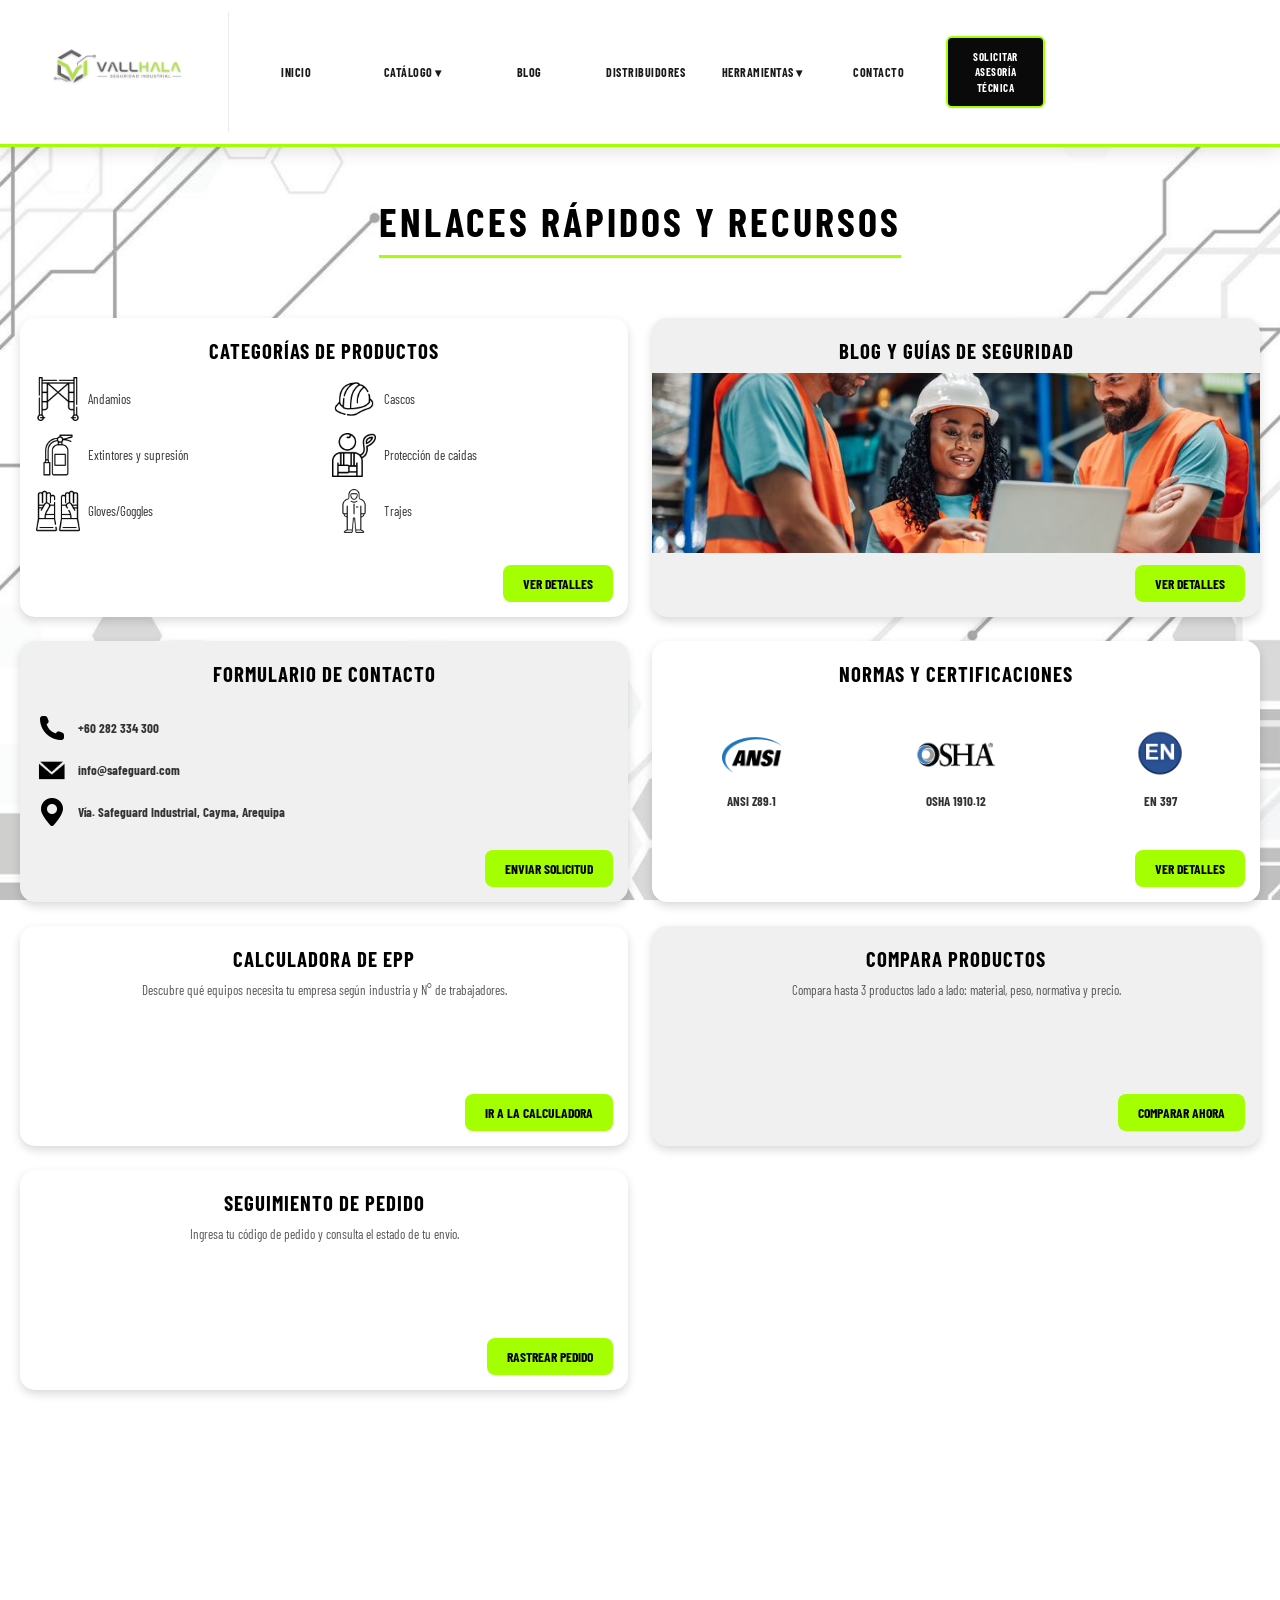
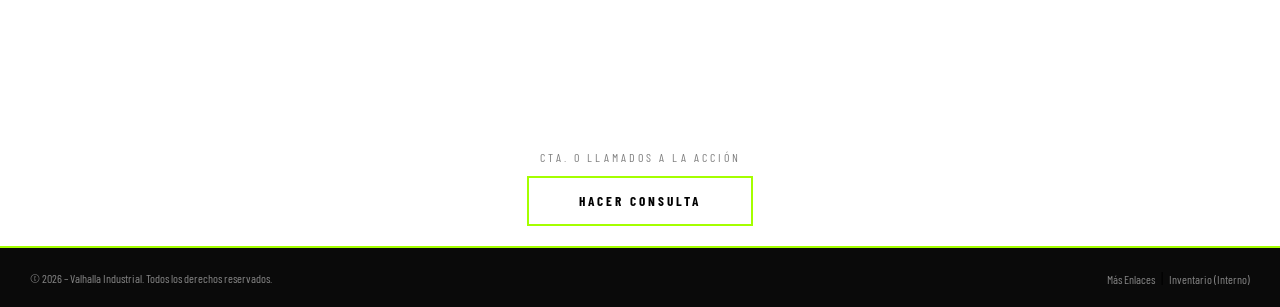
<file: ProyectoFinalHTML/src/EnlacesRapidos/EnlacesRapidos.html>
<!DOCTYPE html>
<html lang="es">
<head>
    <meta charset="UTF-8">
    <meta name="viewport" content="width=device-width, initial-scale=1.0">
    <meta name="description" content="Enlaces rápidos y recursos de seguridad industrial - Safeguard Industrial">
    <meta name="keywords" content="seguridad industrial, blog, normas, certificaciones, contacto, ANSI, OSHA">
    <meta name="author" content="Safeguard Industrial">
    <title>Enlaces Rápidos - Safeguard Industrial</title>
    <!-- Tipografía externa incrustada — Barlow Condensed (industrial/técnica) -->
    <link rel="preconnect" href="https://fonts.googleapis.com">
    <link href="https://fonts.googleapis.com/css2?family=Barlow+Condensed:wght@400;600;700&display=swap" rel="stylesheet">
    <link rel="stylesheet" href="../CSS%20General.css">
    <script src="../script.js" defer></script>
</head>
<body>

<!-- ============================================================
     HEADER — Barra de navegación (igual en todas las páginas)
     ============================================================ -->
<header class="header">
    <div class="row-1">
        <div class="Logo">
            <img src="File/logo_vallhala.png" alt="Safeguard Industrial">
        </div>

        <div><h2><a href="../Inicio/Inicio.html">INICIO</a></h2></div>

        <div class="nav-dropdown">
            <h2><a href="../Catalogo/Catalogo.html">CATÁLOGO ▾</a></h2>
            <div class="submenu">
                <a href="../Catalogo/Catalogo.html">Ver Catálogo</a>
                <a href="../ComparadorProductos/ComparadorProducts.html">Comparador de Productos</a>
                <a href="../DetalleProducto/DetalleProducto.html">Detalle de Producto</a>
            </div>
        </div>

        <div><h2><a href="../BlogGuias/BlogGuias.html">BLOG</a></h2></div>
        <div><h2><a href="../DistribucionMap/DistribucionMap.html">DISTRIBUIDORES</a></h2></div>

        <div class="nav-dropdown">
            <h2><a href="#">HERRAMIENTAS ▾</a></h2>
            <div class="submenu">
                <a href="../Calculadora/Calculadora.html">Calculadora de EPP</a>
                <a href="../Seguimiento/Seguimiento.html">Seguimiento de Pedido</a>
                <a href="../Faq/Faq.html">Preguntas Frecuentes</a>
                <a href="../Soporte/Soporte.html">Soporte Técnico</a>
            </div>
        </div>

        <div><h2><a href="../Cotizacion/Cotizacion.html">CONTACTO</a></h2></div>

        <div class="Boton-1-1">
            <button class="btn-principal" onclick="location.href='../Asesoria/Asesoria.html'">
                SOLICITAR ASESORÍA <br> TÉCNICA
            </button>
        </div>
    </div>
</header>


<!-- ============================================================
     CONTENIDO PRINCIPAL — Enlaces Rápidos y Recursos
     ============================================================ -->
<div class="container-enlaces">

    <!-- Título de la sección -->
    <div class="row-2-enlaces">
        <h2>ENLACES RÁPIDOS Y RECURSOS</h2>
    </div>

    <!-- ============================================================
         TARJETAS — Grid 2x2
         1: Categorías | 2: Blog
         3: Contacto   | 4: Normas
         ============================================================ -->
    <section class="tarjetas-enlaces">

        <!-- TARJETA 1: CATEGORÍAS DE PRODUCTOS -->
        <!-- Contenido del sitio: íconos de cada categoría -->
        <div class="tarjeta-enlace">
            <h3>CATEGORÍAS DE PRODUCTOS</h3>

            <div class="cat-productos">
                <!-- Íconos + nombres de categorías — imágenes internas -->
                <div class="item-cat">
                    <img src="File/andamio.png" alt="Andamios">
                    <p>Andamios</p>
                </div>
                <div class="item-cat">
                    <img src="File/casco.png" alt="Cascos">
                    <p>Cascos</p>
                </div>
                <div class="item-cat">
                    <img src="File/extintor.png" alt="Extintores">
                    <p>Extintores y supresión</p>
                </div>
                <div class="item-cat">
                    <img src="File/arnes.png" alt="Arnés">
                    <p>Protección de caidas</p>
                </div>
                <div class="item-cat">
                    <img src="File/guantes.png" alt="Guantes">
                    <p>Gloves/Goggles</p>
                </div>
                <div class="item-cat">
                    <img src="File/traje.png" alt="Trajes">
                    <p>Trajes</p>
                </div>
            </div>

            <!-- Botón interno — enlace al catálogo -->
            <button class="btn-enlace" onclick="location.href='../Catalogo/Catalogo.html'">
                VER DETALLES
            </button>
        </div>


        <!-- TARJETA 2: BLOG Y GUÍAS DE SEGURIDAD -->
        <!-- Imagen de fondo + botón interno al blog -->
        <div class="tarjeta-enlace tarjeta-enlace-gris">
            <h3>BLOG Y GUÍAS DE SEGURIDAD</h3>

            <!-- Imagen del blog — contenido destacado -->
            <div class="tarjeta-img-blog"></div>

            <!-- Botón interno — enlace al blog -->
            <button class="btn-enlace" onclick="location.href='../BlogGuias/BlogGuias.html'">
            VER DETALLES
            </button>
        </div>


        <!-- TARJETA 3: FORMULARIO DE CONTACTO / INFORMACIÓN -->
        <!-- Información de contacto con íconos -->
        <div class="tarjeta-enlace tarjeta-enlace-gris">
            <h3>FORMULARIO DE CONTACTO</h3>

            <div class="info-contacto-enlaces">

                <!-- Teléfono -->
                <div class="item-contacto">
                    <img src="File/telefono.png" alt="Teléfono">
                    <p>+60 282 334 300</p>
                </div>

                <!-- Email -->
                <div class="item-contacto">
                    <img src="File/email.png" alt="Email">
                    <p>info@safeguard.com</p>
                </div>

                <!-- Dirección -->
                <div class="item-contacto">
                    <img src="File/ubicacion.png" alt="Ubicación">
                    <p>Vía. Safeguard Industrial, Cayma, Arequipa</p>
                </div>

            </div>

            <!-- Botón interno — enlace al formulario de cotización -->
            <button class="btn-enlace" onclick="location.href='../Cotizacion/Cotizacion.html'">
                ENVIAR SOLICITUD
            </button>
        </div>


        <!-- TARJETA 4: NORMAS Y CERTIFICACIONES -->
        <!-- Contenido destacado: logos de certificaciones -->
        <div class="tarjeta-enlace">
            <h3>NORMAS Y CERTIFICACIONES</h3>

            <div class="certificaciones-enlaces">

                <!-- Logo ANSI -->
                <div class="item-cert">
                    <img src="File/ansi_logo.png" alt="Certificación ANSI">
                    <p>ANSI Z89.1</p>
                </div>

                <!-- Logo OSHA -->
                <div class="item-cert">
                    <img src="File/osha_logo.png" alt="Certificación OSHA">
                    <p>OSHA 1910.12</p>
                </div>

                <!-- Logo EN -->
                <div class="item-cert">
                    <img src="File/en_logo.png" alt="Certificación EN">
                    <p>EN 397</p>
                </div>

            </div>

            <!-- Botón interno -->
            <button class="btn-enlace" onclick="location.href='../Faq/Faq.html'">
                VER DETALLES
            </button>
        </div>

        <!-- TARJETA 5: CALCULADORA DE EPP -->
        <div class="tarjeta-enlace">
            <h3>CALCULADORA DE EPP</h3>
            <p style="padding:0 14px;font-size:13px;color:#555;">
                Descubre qué equipos necesita tu empresa según industria y N° de trabajadores.
            </p>
            <button class="btn-enlace" onclick="location.href='../Calculadora/Calculadora.html'">
                IR A LA CALCULADORA
            </button>
        </div>

        <!-- TARJETA 6: COMPARADOR DE PRODUCTOS -->
        <div class="tarjeta-enlace tarjeta-enlace-gris">
            <h3>COMPARA PRODUCTOS</h3>
            <p style="padding:0 14px;font-size:13px;color:#555;">
                Compara hasta 3 productos lado a lado: material, peso, normativa y precio.
            </p>
            <button class="btn-enlace" onclick="location.href='../Comparador/Comparador.html'">
                COMPARAR AHORA
            </button>
        </div>

        <!-- TARJETA 7: SEGUIMIENTO DE PEDIDO -->
        <div class="tarjeta-enlace">
            <h3>SEGUIMIENTO DE PEDIDO</h3>
            <p style="padding:0 14px;font-size:13px;color:#555;">
                Ingresa tu código de pedido y consulta el estado de tu envío.
            </p>
            <button class="btn-enlace" onclick="location.href='../Seguimiento/Seguimiento.html'">
                RASTREAR PEDIDO
            </button>
        </div>

    </section>

</div>


<!-- ============================================================
     MAPA — Google Maps embebido (iframe externo)
     Muestra la ubicación de Safeguard Industrial
     ============================================================ -->
<div class="seccion-mapa">
    <iframe
            src="https://www.google.com/maps/embed?pb=!1m18!1m12!1m3!1d15323.123456789!2d-71.537!3d-16.397!2m3!1f0!2f0!3f0!3m2!1i1024!2i768!4f13.1!3m3!1m2!1s0x0%3A0x0!2zMTbCsDIzJzQ5LjIiUyA3McKwMzInMTMuMiJX!5e0!3m2!1ses!2spe!4v1234567890"
            title="Ubicación Valhalla Industrial - Arequipa, Perú"
            allowfullscreen
            loading="lazy">
    </iframe>
</div>


<!-- ============================================================
     CTA — Llamado a la acción
     ============================================================ -->
<div class="cta">
    <p class="cta-label">CTA. O LLAMADOS A LA ACCIÓN</p>
    <button class="btn-consulta" onclick="location.href='../Cotizacion/Cotizacion.html'">
    HACER CONSULTA
    </button>
</div>


<!-- ============================================================
     FOOTER — Pie de página
     ============================================================ -->
<footer class="footer">
    <p>© 2026 – Valhalla Industrial. Todos los derechos reservados.</p>
    <div>
        <a href="../EnlacesRapidos/EnlacesRapidos.html">Más Enlaces</a> &nbsp;|&nbsp;
        <a href="../PanelInventario/PanelInventario.html">Inventario (Interno)</a>
    </div>
</footer>


</body>
</html>
</file>
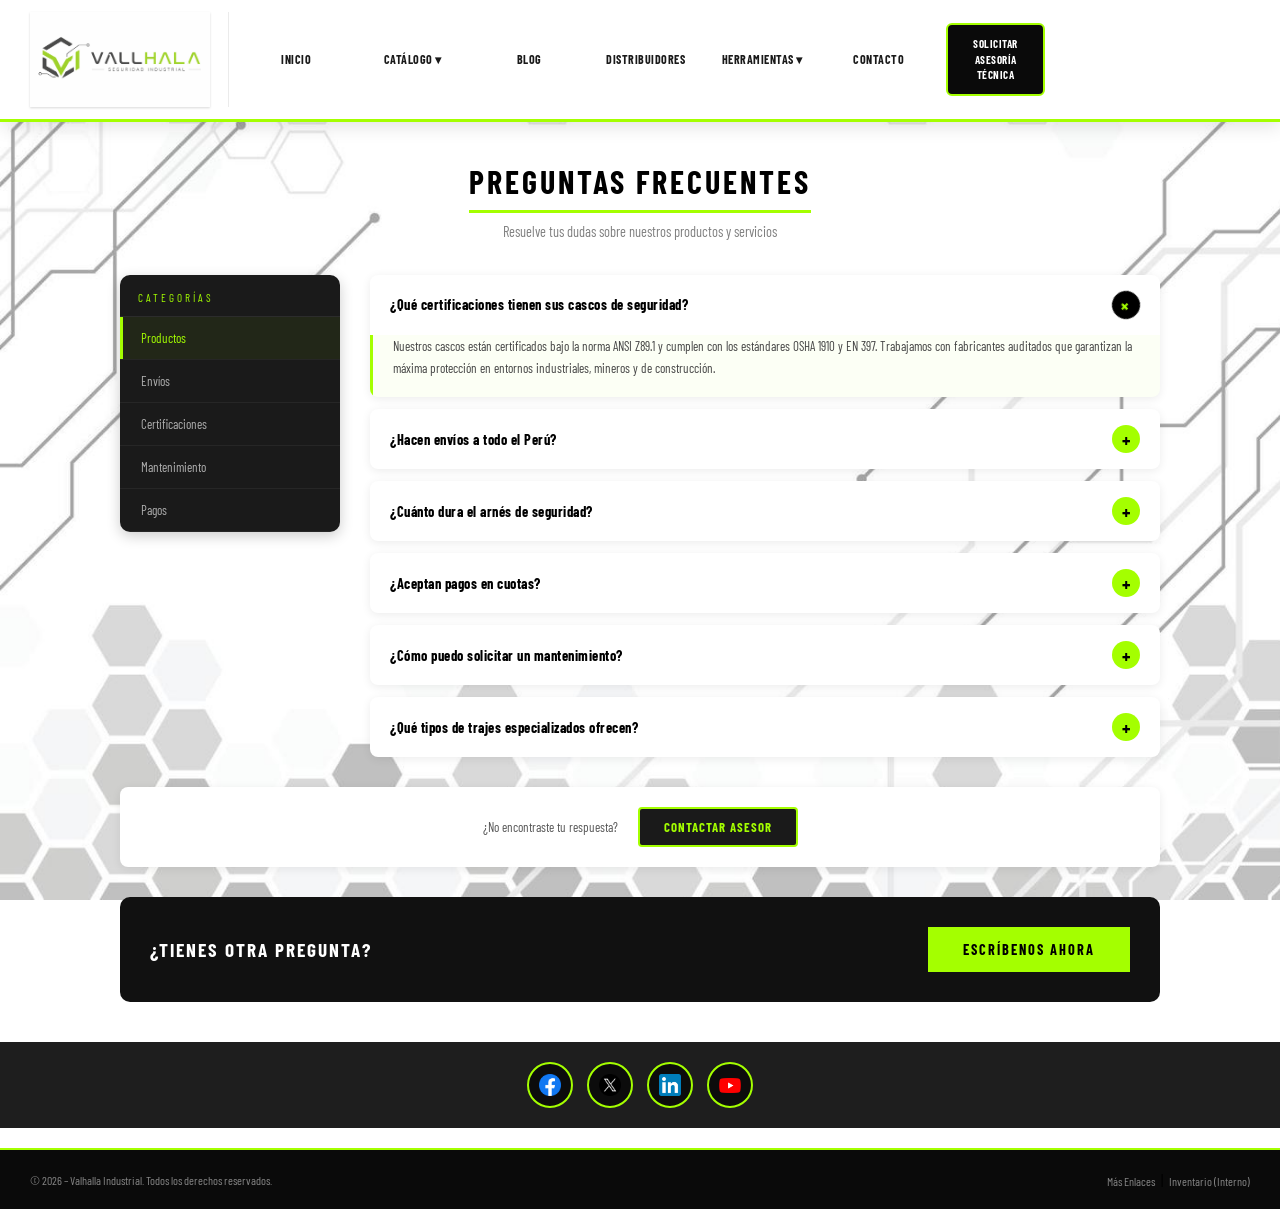
<file: ProyectoFinalHTML/src/Faq/Faq.html>
<!DOCTYPE html>
<html lang="es">
<head>
    <meta charset="UTF-8">
    <meta name="viewport" content="width=device-width, initial-scale=1.0">
    <meta name="description" content="Preguntas Frecuentes sobre equipos de seguridad industrial - Safeguard Industrial">
    <meta name="keywords" content="preguntas frecuentes, FAQ, seguridad industrial, EPP, certificaciones, envíos">
    <meta name="author" content="Safeguard Industrial">
    <title>Preguntas Frecuentes - Safeguard Industrial</title>
    <!-- Tipografía externa incrustada — Barlow Condensed (industrial/técnica) -->
    <link rel="preconnect" href="https://fonts.googleapis.com">
    <link href="https://fonts.googleapis.com/css2?family=Barlow+Condensed:wght@400;600;700&display=swap" rel="stylesheet">
    <link rel="stylesheet" href="../CSS General.css">
    <script src="../script.js" defer></script>
</head>
<body>

<!-- ============================================================
     HEADER — Barra de navegación (igual en todas las páginas)
     ============================================================ -->
<header class="header">
    <div class="row-1">
        <div class="Logo">
            <img src="File/Logo01.jpeg" alt="Safeguard Industrial">
        </div>

        <div><h2><a href="../Inicio/Inicio.html">INICIO</a></h2></div>

        <div class="nav-dropdown">
            <h2><a href="../Catalogo/Catalogo.html">CATÁLOGO ▾</a></h2>
            <div class="submenu">
                <a href="../Catalogo/Catalogo.html">Ver Catálogo</a>
                <a href="../ComparadorProductos/ComparadorProducts.html">Comparador de Productos</a>
                <a href="../DetalleProducto/DetalleProducto.html">Detalle de Producto</a>
            </div>
        </div>

        <div><h2><a href="../BlogGuias/BlogGuias.html">BLOG</a></h2></div>
        <div><h2><a href="../DistribucionMap/DistribucionMap.html">DISTRIBUIDORES</a></h2></div>

        <div class="nav-dropdown">
            <h2><a href="#">HERRAMIENTAS ▾</a></h2>
            <div class="submenu">
                <a href="../Calculadora/Calculadora.html">Calculadora de EPP</a>
                <a href="../Seguimiento/Seguimiento.html">Seguimiento de Pedido</a>
                <a href="../Faq/Faq.html">Preguntas Frecuentes</a>
                <a href="../Soporte/Soporte.html">Soporte Técnico</a>
            </div>
        </div>

        <div><h2><a href="../Cotizacion/Cotizacion.html">CONTACTO</a></h2></div>

        <div class="Boton-1-1">
            <button class="btn-principal" onclick="location.href='../Asesoria/Asesoria.html'">
                SOLICITAR ASESORÍA <br> TÉCNICA
            </button>
        </div>
    </div>
</header>


<!-- ============================================================
     CONTENIDO PRINCIPAL
     ============================================================ -->
<div class="container-faq">

    <!-- Título -->
    <div class="titulo-faq">
        <h2>PREGUNTAS FRECUENTES</h2>
        <p>Resuelve tus dudas sobre nuestros productos y servicios</p>
    </div>


    <!-- ============================================================
         GRID: barra lateral izq | acordeón der
         ============================================================ -->
    <div class="grid-faq">

        <!-- BARRA LATERAL — Categorías de preguntas -->
        <aside class="sidebar-faq">

            <p class="sidebar-faq-titulo">Categorías</p>

            <!-- Lista de categorías — enlaces internos a secciones -->
            <ul>
                <li>
                    <a href="#productos" class="activo">Productos</a>
                </li>
                <li>
                    <a href="#envios">Envíos</a>
                </li>
                <li>
                    <a href="#certificaciones">Certificaciones</a>
                </li>
                <li>
                    <a href="#mantenimiento">Mantenimiento</a>
                </li>
                <li>
                    <a href="#pagos">Pagos</a>
                </li>
            </ul>

        </aside>


        <!-- ACORDEÓN — Preguntas y respuestas -->
        <div class="acordeon">

            <!-- Pregunta 1 — abierta por defecto -->
            <div class="acordeon-item abierto" id="productos">
                <div class="acordeon-header">
                    <h3>¿Qué certificaciones tienen sus cascos de seguridad?</h3>
                    <span class="acordeon-icono">+</span>
                </div>
                <div class="acordeon-body">
                    <p>Nuestros cascos están certificados bajo la norma ANSI Z89.1 y cumplen con los estándares OSHA 1910 y EN 397. Trabajamos con fabricantes auditados que garantizan la máxima protección en entornos industriales, mineros y de construcción.</p>
                </div>
            </div>

            <!-- Pregunta 2 -->
            <div class="acordeon-item" id="envios">
                <div class="acordeon-header">
                    <h3>¿Hacen envíos a todo el Perú?</h3>
                    <span class="acordeon-icono">+</span>
                </div>
                <div class="acordeon-body">
                    <p>Sí, realizamos envíos a todo el territorio peruano. Los pedidos mayores a S/500 tienen envío gratuito. El tiempo de entrega es de 48 a 72 horas para Lima y de 3 a 5 días hábiles para provincias como Arequipa, Cusco y Trujillo.</p>
                </div>
            </div>

            <!-- Pregunta 3 -->
            <div class="acordeon-item" id="certificaciones">
                <div class="acordeon-header">
                    <h3>¿Cuánto dura el arnés de seguridad?</h3>
                    <span class="acordeon-icono">+</span>
                </div>
                <div class="acordeon-body">
                    <p>La vida útil de un arnés de seguridad es de 5 años desde su fecha de fabricación, siempre que no haya sufrido una caída o impacto. Se recomienda la inspección visual antes de cada uso y una revisión técnica anual por parte de personal certificado.</p>
                </div>
            </div>

            <!-- Pregunta 4 -->
            <div class="acordeon-item" id="pagos">
                <div class="acordeon-header">
                    <h3>¿Aceptan pagos en cuotas?</h3>
                    <span class="acordeon-icono">+</span>
                </div>
                <div class="acordeon-body">
                    <p>Sí, aceptamos pagos en cuotas sin intereses con tarjetas Visa y Mastercard hasta en 12 meses. También aceptamos transferencias bancarias, depósitos y órdenes de compra para empresas con convenio institucional.</p>
                </div>
            </div>

            <!-- Pregunta 5 -->
            <div class="acordeon-item" id="mantenimiento">
                <div class="acordeon-header">
                    <h3>¿Cómo puedo solicitar un mantenimiento?</h3>
                    <span class="acordeon-icono">+</span>
                </div>
                <div class="acordeon-body">
                    <p>Puedes solicitar el servicio de mantenimiento a través de nuestro formulario de cotización o llamando directamente al +60 282 334 300. Nuestro equipo técnico coordinará la visita o el recojo del equipo según tu ubicación.</p>
                </div>
            </div>

            <!-- Pregunta 6 -->
            <div class="acordeon-item">
                <div class="acordeon-header">
                    <h3>¿Qué tipos de trajes especializados ofrecen?</h3>
                    <span class="acordeon-icono">+</span>
                </div>
                <div class="acordeon-body">
                    <p>Contamos con trajes para ambientes químicos (Tyvek y PVC), trajes ignífugos para industria petrolera y metalúrgica, overoles de alta visibilidad con cinta reflectiva y trajes de protección biológica. Todos disponibles en tallas S a XL.</p>
                </div>
            </div>

        </div>

    </div>


    <!-- ============================================================
         ¿NO ENCONTRASTE TU RESPUESTA?
         ============================================================ -->
    <div class="faq-no-encontro">
        <p>¿No encontraste tu respuesta?</p>
        <!-- Botón interno — enlace a cotización -->
        <button class="btn-asesor" onclick="location.href='../Asesoria/Asesoria.html'">
            CONTACTAR ASESOR
        </button>
    </div>


    <!-- ============================================================
         BANNER CTA FINAL
         ============================================================ -->
    <div class="banner-faq">
        <h3>¿TIENES OTRA PREGUNTA?</h3>
        <!-- CTA — botón de acción -->
        <button class="btn-hero" onclick="location.href='../Cotizacion/Cotizacion.html'">
            ESCRÍBENOS AHORA
        </button>
    </div>

</div>


<!-- ============================================================
     REDES SOCIALES — Botones con enlaces externos
     ============================================================ -->
<div class="footer-blog-rrss">
    <a href="https://www.facebook.com" target="_blank" title="Facebook">
        <img src="File/FB.png" alt="Facebook">
    </a>
    <a href="https://www.twitter.com" target="_blank" title="Twitter">
        <img src="File/X.png" alt="Twitter">
    </a>
    <a href="https://www.linkedin.com" target="_blank" title="LinkedIn">
        <img src="File/LinK.png" alt="LinkedIn">
    </a>
    <a href="https://www.youtube.com" target="_blank" title="YouTube">
        <img src="File/YT.png" alt="YouTube">
    </a>
</div>


<!-- ============================================================
     FOOTER — Pie de página
     ============================================================ -->
<footer class="footer">
    <p>© 2026 – Valhalla Industrial. Todos los derechos reservados.</p>
    <div>
        <a href="../EnlacesRapidos/EnlacesRapidos.html">Más Enlaces</a> &nbsp;|&nbsp;
        <a href="../PanelInventario/PanelInventario.html">Inventario (Interno)</a>
    </div>
</footer>

</body>
</html>
</file>
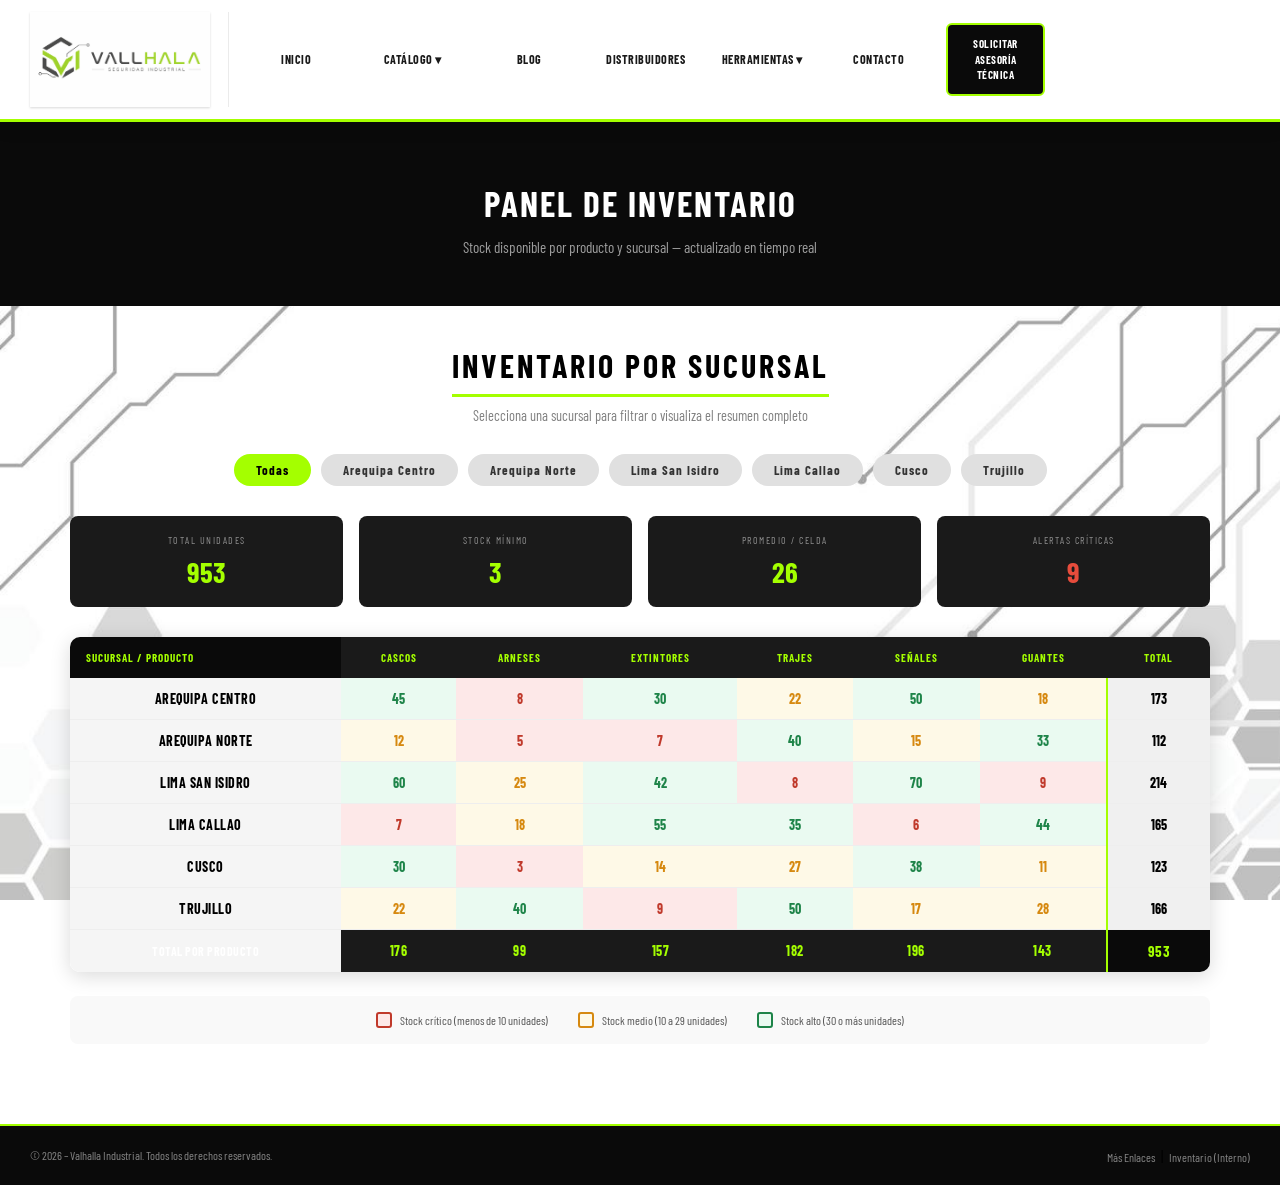
<file: ProyectoFinalHTML/src/PanelInventario/PanelInventario.html>
<!DOCTYPE html>
<html lang="es">
<head>
    <meta charset="UTF-8">
    <meta name="viewport" content="width=device-width, initial-scale=1.0">
    <meta name="description" content="Panel de inventario por sucursal - Valhalla Industrial">
    <meta name="keywords" content="inventario, stock, sucursales, EPP, Valhalla Industrial">
    <meta name="author" content="Valhalla Industrial">
    <title>Inventario por Sucursal - Valhalla Industrial</title>
    <!-- Tipografía externa incrustada — Barlow Condensed (industrial/técnica) -->
    <link rel="preconnect" href="https://fonts.googleapis.com">
    <link href="https://fonts.googleapis.com/css2?family=Barlow+Condensed:wght@400;600;700&display=swap" rel="stylesheet">
    <link rel="stylesheet" href="../CSS General.css">
    <script src="../script.js" defer></script>
</head>
<body>

<!-- ============================================================
     HEADER
     ============================================================ -->
<header class="header">
    <div class="row-1">
        <div class="Logo">
            <img src="File/Logo01.jpeg" alt="Safeguard Industrial">
        </div>

        <div><h2><a href="../Inicio/Inicio.html">INICIO</a></h2></div>

        <div class="nav-dropdown">
            <h2><a href="../Catalogo/Catalogo.html">CATÁLOGO ▾</a></h2>
            <div class="submenu">
                <a href="../Catalogo/Catalogo.html">Ver Catálogo</a>
                <a href="../ComparadorProductos/ComparadorProducts.html">Comparador de Productos</a>
                <a href="../DetalleProducto/DetalleProducto.html">Detalle de Producto</a>
            </div>
        </div>

        <div><h2><a href="../BlogGuias/BlogGuias.html">BLOG</a></h2></div>
        <div><h2><a href="../DistribucionMap/DistribucionMap.html">DISTRIBUIDORES</a></h2></div>

        <div class="nav-dropdown">
            <h2><a href="#">HERRAMIENTAS ▾</a></h2>
            <div class="submenu">
                <a href="../Calculadora/Calculadora.html">Calculadora de EPP</a>
                <a href="../Seguimiento/Seguimiento.html">Seguimiento de Pedido</a>
                <a href="../Faq/Faq.html">Preguntas Frecuentes</a>
                <a href="../Soporte/Soporte.html">Soporte Técnico</a>
            </div>
        </div>

        <div><h2><a href="../Cotizacion/Cotizacion.html">CONTACTO</a></h2></div>

        <div class="Boton-1-1">
            <button class="btn-principal" onclick="location.href='../Asesoria/Asesoria.html'">
                SOLICITAR ASESORÍA <br> TÉCNICA
            </button>
        </div>
    </div>
</header>


<!-- ============================================================
     HERO
     ============================================================ -->
<section class="hero-inventario">
    <h1>Panel de Inventario</h1>
    <p>Stock disponible por producto y sucursal — actualizado en tiempo real</p>
</section>


<!-- ============================================================
     CONTENIDO PRINCIPAL
     ============================================================ -->
<div class="container-inventario">

    <!-- Título de sección -->
    <div class="titulo-inventario">
        <h2>INVENTARIO POR SUCURSAL</h2>
        <p>Selecciona una sucursal para filtrar o visualiza el resumen completo</p>
    </div>

    <!-- Filtros de sucursal -->
    <div class="filtros-inventario" id="filtros-inventario">
        <!-- Generados dinámicamente por JS -->
    </div>

    <!-- Métricas resumen -->
    <div class="metricas-inventario" id="metricas-inventario">
        <!-- Generadas dinámicamente por JS -->
    </div>

    <!-- Tabla principal -->
    <div class="wrapper-tabla-inventario">
        <table class="tabla-inventario" id="tabla-inventario">
            <!-- Generada dinámicamente por JS -->
        </table>
    </div>

    <!-- Leyenda de colores -->
    <div class="leyenda-inventario">
        <div class="leyenda-item">
            <span class="leyenda-punto punto-critico"></span>
            <p>Stock crítico (menos de 10 unidades)</p>
        </div>
        <div class="leyenda-item">
            <span class="leyenda-punto punto-medio"></span>
            <p>Stock medio (10 a 29 unidades)</p>
        </div>
        <div class="leyenda-item">
            <span class="leyenda-punto punto-alto"></span>
            <p>Stock alto (30 o más unidades)</p>
        </div>
    </div>

</div>


<!-- ============================================================
     FOOTER
     ============================================================ -->
<footer class="footer">
    <p>© 2026 – Valhalla Industrial. Todos los derechos reservados.</p>
    <div>
        <a href="../EnlacesRapidos/EnlacesRapidos.html">Más Enlaces</a> &nbsp;|&nbsp;
        <a href="../PanelInventario/PanelInventario.html">Inventario (Interno)</a>
    </div>
</footer>



</body>
</html>
</file>
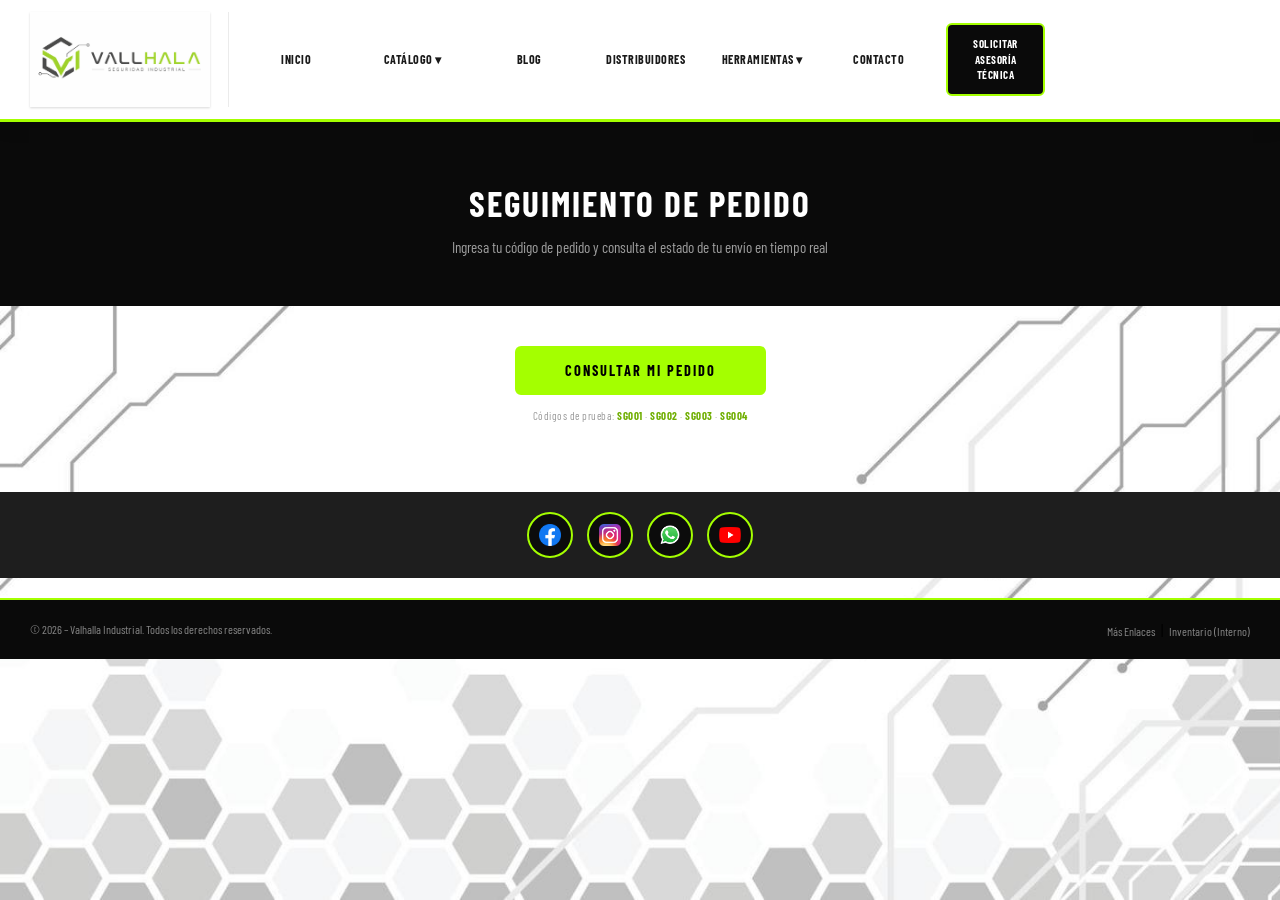
<file: ProyectoFinalHTML/src/Seguimiento/Seguimiento.html>
<!DOCTYPE html>
<html lang="es">
<head>
    <meta charset="UTF-8">
    <meta name="viewport" content="width=device-width, initial-scale=1.0">
    <meta name="description" content="Consulta el estado de tu pedido en tiempo real - Safeguard Industrial">
    <meta name="keywords" content="seguimiento, pedido, estado de envío, tracking, Safeguard Industrial">
    <meta name="author" content="Safeguard Industrial">
    <title>Seguimiento de Pedido - Safeguard Industrial</title>
    <!-- Tipografía externa incrustada — Barlow Condensed (industrial/técnica) -->
    <link rel="preconnect" href="https://fonts.googleapis.com">
    <link href="https://fonts.googleapis.com/css2?family=Barlow+Condensed:wght@400;600;700&display=swap" rel="stylesheet">
    <link rel="stylesheet" href="../CSS%20General.css">
    <script src="../script.js" defer></script>
</head>
<body>

<!-- ============================================================
     HEADER
     ============================================================ -->
<header class="header">
    <div class="row-1">
        <div class="Logo">
            <img src="File/Logo01.jpeg" alt="Safeguard Industrial">
        </div>

        <div><h2><a href="../Inicio/Inicio.html">INICIO</a></h2></div>

        <div class="nav-dropdown">
            <h2><a href="../Catalogo/Catalogo.html">CATÁLOGO ▾</a></h2>
            <div class="submenu">
                <a href="../Catalogo/Catalogo.html">Ver Catálogo</a>
                <a href="../ComparadorProductos/ComparadorProducts.html">Comparador de Productos</a>
                <a href="../DetalleProducto/DetalleProducto.html">Detalle de Producto</a>
            </div>
        </div>

        <div><h2><a href="../BlogGuias/BlogGuias.html">BLOG</a></h2></div>
        <div><h2><a href="../DistribucionMap/DistribucionMap.html">DISTRIBUIDORES</a></h2></div>

        <div class="nav-dropdown">
            <h2><a href="#">HERRAMIENTAS ▾</a></h2>
            <div class="submenu">
                <a href="../Calculadora/Calculadora.html">Calculadora de EPP</a>
                <a href="../Seguimiento/Seguimiento.html">Seguimiento de Pedido</a>
                <a href="../Faq/Faq.html">Preguntas Frecuentes</a>
                <a href="../Soporte/Soporte.html">Soporte Técnico</a>
            </div>
        </div>

        <div><h2><a href="../Cotizacion/Cotizacion.html">CONTACTO</a></h2></div>

        <div class="Boton-1-1">
            <button class="btn-principal" onclick="location.href='../Asesoria/Asesoria.html'">
                SOLICITAR ASESORÍA <br> TÉCNICA
            </button>
        </div>
    </div>
</header>


<!-- ============================================================
     HERO
     ============================================================ -->
<section class="hero-seguimiento">
    <h1>Seguimiento de Pedido</h1>
    <p>Ingresa tu código de pedido y consulta el estado de tu envío en tiempo real</p>
</section>


<div class="container-seguimiento">

    <!-- ============================================================
         BOTÓN — Dispara el prompt() para ingresar el código
         ============================================================ -->
    <div class="zona-consulta">
        <button class="btn-consultar-pedido" id="btn-consultar-pedido">
            CONSULTAR MI PEDIDO
        </button>
        <p class="codigos-ayuda">
            Códigos de prueba: <strong>SG001</strong> · <strong>SG002</strong> ·
            <strong>SG003</strong> · <strong>SG004</strong>
        </p>
    </div>

    <!-- ============================================================
         RESULTADO — Se llena dinámicamente con JS
         ============================================================ -->
    <div class="resultado-seguimiento" id="resultado-seguimiento">

        <h3 id="titulo-resultado">Pedido #000</h3>
        <p class="codigo-mostrado" id="subtitulo-resultado">Estado actual del envío</p>

        <!-- Barra de progreso — 4 etapas -->
        <div class="barra-progreso" id="barra-progreso">

            <div class="etapa-progreso" id="etapa-1">
                <div class="punto-etapa">1</div>
                <p>Confirmado</p>
            </div>

            <div class="etapa-progreso" id="etapa-2">
                <div class="punto-etapa">2</div>
                <p>Preparación</p>
            </div>

            <div class="etapa-progreso" id="etapa-3">
                <div class="punto-etapa">3</div>
                <p>En camino</p>
            </div>

            <div class="etapa-progreso" id="etapa-4">
                <div class="punto-etapa">4</div>
                <p>Entregado</p>
            </div>

        </div>

        <div class="estado-actual-texto">
            <p id="texto-estado">Esperando consulta...</p>
        </div>

    </div>

</div>


<!-- ============================================================
     REDES SOCIALES
     ============================================================ -->
<div class="footer-blog-rrss">
    <a href="https://www.facebook.com" target="_blank" title="Facebook">
        <img src="File/FB.png" alt="Facebook">
    </a>
    <a href="https://www.instagram.com" target="_blank" title="Instagram">
        <img src="File/IG.png" alt="Instagram">
    </a>
    <a href="https://wa.me/51999999999" target="_blank" title="WhatsApp">
        <img src="File/WS.png" alt="WhatsApp">
    </a>
    <a href="https://www.youtube.com" target="_blank" title="YouTube">
        <img src="File/YT.png" alt="YouTube">
    </a>
</div>


<!-- ============================================================
     FOOTER
     ============================================================ -->
<footer class="footer">
    <p>© 2026 – Valhalla Industrial. Todos los derechos reservados.</p>
    <div>
        <a href="../EnlacesRapidos/EnlacesRapidos.html">Más Enlaces</a> &nbsp;|&nbsp;
        <a href="../PanelInventario/PanelInventario.html">Inventario (Interno)</a>
    </div>
</footer>


</body>
</html>
</file>
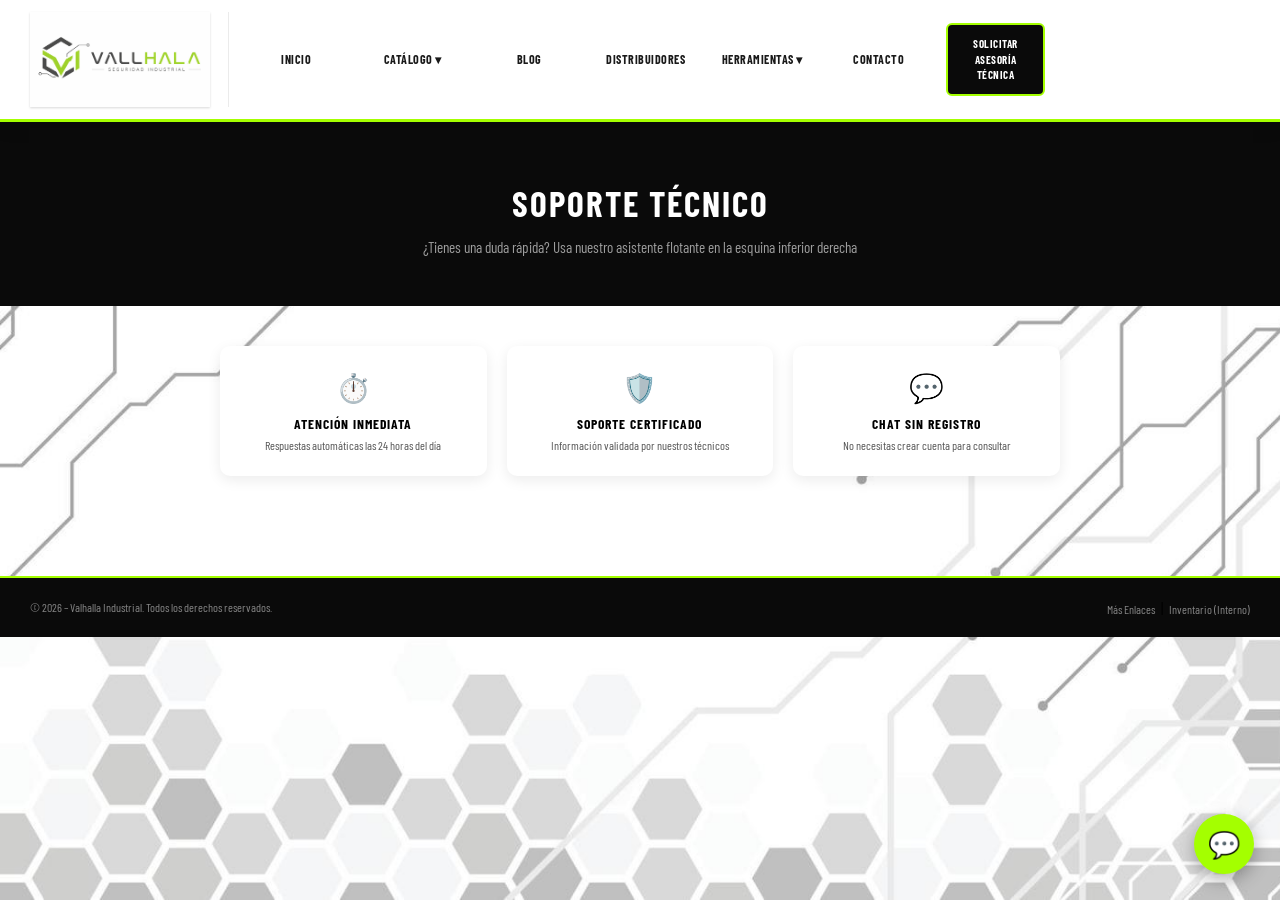
<file: ProyectoFinalHTML/src/Soporte/Soporte.html>
<!DOCTYPE html>
<html lang="es">
<head>
    <meta charset="UTF-8">
    <meta name="viewport" content="width=device-width, initial-scale=1.0">
    <meta name="description" content="Soporte técnico en línea - Safeguard Industrial">
    <meta name="keywords" content="soporte técnico, chat, ayuda, Safeguard Industrial, preguntas frecuentes">
    <meta name="author" content="Safeguard Industrial">
    <title>Soporte Técnico - Safeguard Industrial</title>
    <!-- Tipografía externa incrustada — Barlow Condensed (industrial/técnica) -->
    <link rel="preconnect" href="https://fonts.googleapis.com">
    <link href="https://fonts.googleapis.com/css2?family=Barlow+Condensed:wght@400;600;700&display=swap" rel="stylesheet">
    <link rel="stylesheet" href="../CSS%20General.css">
    <script src="../script.js" defer></script>

</head>
<body>

<!-- ============================================================
     HEADER
     ============================================================ -->
<header class="header">
    <div class="row-1">
        <div class="Logo">
            <img src="File/Logo01.jpeg" alt="Safeguard Industrial">
        </div>

        <div><h2><a href="../Inicio/Inicio.html">INICIO</a></h2></div>

        <div class="nav-dropdown">
            <h2><a href="../Catalogo/Catalogo.html">CATÁLOGO ▾</a></h2>
            <div class="submenu">
                <a href="../Catalogo/Catalogo.html">Ver Catálogo</a>
                <a href="../ComparadorProductos/ComparadorProducts.html">Comparador de Productos</a>
                <a href="../DetalleProducto/DetalleProducto.html">Detalle de Producto</a>
            </div>
        </div>

        <div><h2><a href="../BlogGuias/BlogGuias.html">BLOG</a></h2></div>
        <div><h2><a href="../DistribucionMap/DistribucionMap.html">DISTRIBUIDORES</a></h2></div>

        <div class="nav-dropdown">
            <h2><a href="#">HERRAMIENTAS ▾</a></h2>
            <div class="submenu">
                <a href="../Calculadora/Calculadora.html">Calculadora de EPP</a>
                <a href="../Seguimiento/Seguimiento.html">Seguimiento de Pedido</a>
                <a href="../Faq/Faq.html">Preguntas Frecuentes</a>
                <a href="../Soporte/Soporte.html">Soporte Técnico</a>
            </div>
        </div>

        <div><h2><a href="../Cotizacion/Cotizacion.html">CONTACTO</a></h2></div>

        <div class="Boton-1-1">
            <button class="btn-principal" onclick="location.href='../Asesoria/Asesoria.html'">
                SOLICITAR ASESORÍA <br> TÉCNICA
            </button>
        </div>
    </div>
</header>


<!-- ============================================================
     HERO
     ============================================================ -->
<section class="hero-soporte">
    <h1>Soporte Técnico</h1>
    <p>¿Tienes una duda rápida? Usa nuestro asistente flotante en la esquina inferior derecha</p>
</section>


<div class="container-soporte">

    <!-- Contenido base de la página -->
    <div class="info-soporte">

        <div class="tarjeta-info-soporte">
            <div class="icono-soporte">⏱️</div>
            <h4>Atención inmediata</h4>
            <p>Respuestas automáticas las 24 horas del día</p>
        </div>

        <div class="tarjeta-info-soporte">
            <div class="icono-soporte">🛡️</div>
            <h4>Soporte certificado</h4>
            <p>Información validada por nuestros técnicos</p>
        </div>

        <div class="tarjeta-info-soporte">
            <div class="icono-soporte">💬</div>
            <h4>Chat sin registro</h4>
            <p>No necesitas crear cuenta para consultar</p>
        </div>

    </div>

</div>


<!-- ============================================================
     BOTÓN FLOTANTE — Abre/cierra la ventana de chat
     ============================================================ -->
<button class="btn-flotante-chat" id="boton-chat">
    💬
</button>


<!-- ============================================================
     VENTANA FLOTANTE — Chat de soporte
     Oculta por defecto, se muestra con JS al hacer clic
     ============================================================ -->
<div class="ventana-chat" id="ventana-chat">

    <div class="chat-header">
        <div>
            <h4>Asistente Safeguard</h4>
            <span>● En línea</span>
        </div>
        <button class="btn-cerrar-chat" id="btn-cerrar-chat">✕</button>
    </div>

    <div class="chat-body" id="chat-body">
        <div class="mensaje-bot">
            ¡Hola! Soy el asistente virtual de Safeguard Industrial.
            Elige una pregunta rápida abajo o cuéntame qué necesitas.
        </div>
    </div>

    <div class="chat-footer">
        <button class="btn-pregunta-rapida" data-pregunta="envios">📦 ...</button>
        <button class="btn-pregunta-rapida" data-pregunta="garantia">🛡️ ...</button>
        <button class="btn-pregunta-rapida" data-pregunta="horario">🕒 ...</button>
        <button class="btn-pregunta-rapida" data-pregunta="asesor">🙋 ...</button>
    </div>

    <audio id="sonido-notificacion" src="File/Notificacion.mp3" preload="auto"></audio>

</div>


<!-- ============================================================
     FOOTER
     ============================================================ -->
<footer class="footer">
    <p>© 2026 – Valhalla Industrial. Todos los derechos reservados.</p>
    <div>
        <a href="../EnlacesRapidos/EnlacesRapidos.html">Más Enlaces</a> &nbsp;|&nbsp;
        <a href="../PanelInventario/PanelInventario.html">Inventario (Interno)</a>
    </div>
</footer>

</body>
</html>
</file>
<file: ProyectoFinalHTML/src/CSS General.css>
/* ============================================================
   PROYECTO: VALHALLA INDUSTRIAL
   ARCHIVO:  CSS General.css (Página de Inicio)
   DESCRIPCIÓN: Estilos para la página principal del sitio
   ============================================================ */


/* ===== RESET GENERAL ===== */
/* Elimina márgenes y rellenos por defecto del navegador */
* {
    margin: 0;
    padding: 0;
    box-sizing: border-box;
    font-family: 'Barlow Condensed', Arial, sans-serif;
}

/* ===== BODY ===== */
/* Fondo con patrón de circuitos electrónicos (imagen SVG o PNG) */
body {
    background-image: url("File/Pagina_Principal-background.png");
    background-repeat: no-repeat;
    background-size: cover;
    background-attachment: fixed;
}

/* ============================================================
   HEADER — Barra de navegación principal
   Sticky: se queda fija al hacer scroll
   ============================================================ */
.header {
    background: white;
    box-shadow: 0 4px 18px rgba(0, 0, 0, 0.12);
    border-bottom: 3px solid #a4ff00; /* Línea de marca, sutil pero presente */
    position: sticky;
    top: 0;
    z-index: 1000; /* Se mantiene encima de todo el contenido */
}

/* Grid del header: logo | 5 enlaces | botón */
.row-1 {
    display: grid;
    grid-template-columns: 1.6fr repeat(7, 1fr) 1.9fr;
    align-items: center;
    padding: 12px 30px;
    gap: 18px;
}


/* ============================================================
   LOGO — Imagen de marca
   ============================================================ */
.Logo {
    background: transparent;
    display: flex;
    align-items: center;
    padding-right: 18px;
    border-right: 1px solid rgba(0, 0, 0, 0.08); /* Separa el logo del menú */
}

.Logo img {
    width: 180px;
    height: auto;
    filter: drop-shadow(0 1px 1px rgba(0, 0, 0, 0.15)); /* Nitidez sin lavar el color */
    transition: transform 0.3s ease;
}

/* El logo "respira" levemente al pasar el mouse — detalle comercial */
.Logo:hover img {
    transform: scale(1.04);
}


/* ============================================================
   MENÚ DE NAVEGACIÓN
   ============================================================ */
.row-1 h2 {
    font-size: 12px;
    text-align: center;
    margin: 0;
}

/* El link es el elemento real clickeable — se elimina el azul nativo */
.row-1 h2 a {
    display: inline-block;
    position: relative;
    color: #1a1a1a;
    text-decoration: none;
    font-weight: 700;
    letter-spacing: 0.5px;
    padding: 6px 2px;
    cursor: pointer;
    transition: color 0.25s ease;
}

/* Subrayado animado en verde neón — crece desde el centro al hacer hover */
.row-1 h2 a::after {
    content: "";
    position: absolute;
    left: 50%;
    bottom: -2px;
    width: 0%;
    height: 2px;
    background: #a4ff00;
    transition: width 0.3s ease, left 0.3s ease;
}

.row-1 h2 a:hover {
    color: #000;
}

.row-1 h2 a:hover::after {
    width: 100%;
    left: 0%;
}

/* Estado ACTIVO — página actual resaltada de forma permanente */
.row-1 h2 a.activo {
    color: #6fae00; /* Verde neón oscurecido para buen contraste sobre blanco */
}

.row-1 h2 a.activo::after {
    width: 100%;
    left: 0%;
}


/* ============================================================
   BOTÓN PRINCIPAL — Header (Solicitar Asesoría)
   Con brillo pulsante para llamar la atención (CTA comercial)
   ============================================================ */
.btn-principal {
    background: #0a0a0a;
    color: white;
    border: 2px solid #a4ff00;
    border-radius: 6px;
    padding: 11px 16px;
    cursor: pointer;
    font-size: 11px;
    font-weight: 700;
    letter-spacing: 0.5px;
    line-height: 1.4;
    transition: background 0.3s, color 0.3s, transform 0.2s;
    animation: pulso-cta 2.6s ease-in-out infinite; /* Brillo respirando */
}

.btn-principal:hover {
    background: #a4ff00;
    color: black;
    transform: translateY(-2px);
    animation-play-state: paused; /* Se detiene el pulso al interactuar */
}

/* Animación de brillo pulsante — refuerza la sensación de "acción disponible" */
@keyframes pulso-cta {
    0%, 100% {
        box-shadow: 0 0 0 0 rgba(164, 255, 0, 0.45);
    }
    50% {
        box-shadow: 0 0 0 6px rgba(164, 255, 0, 0);
    }
}



/* ============================================================
   HERO — Sección principal de bienvenida
   Ocupa el 80% de la altura de la pantalla
   ============================================================ */
.hero {
    height: 80vh;
    background:
            linear-gradient(to right, rgba(0, 0, 0, 0.75) 30%, rgba(0, 0, 0, 0.2)),
            url("Inicio/File/Fondo.png") center/cover no-repeat;
    display: flex;
    align-items: center;
}

/* Contenido de texto del hero */
.hero-content {
    padding-left: 6%;
    max-width: 700px;
}

/* Título principal del hero */
.hero h1 {
    font-size: 3rem;
    line-height: 1.2;
    margin-bottom: 25px;
    text-shadow: 2px 2px 10px rgba(0, 0, 0, 0.9);
    color: white;
}

/* ============================================================
   BOTÓN HERO — Llamado a la acción del hero
   ============================================================ */
.btn-hero {
    background: #a4ff00;
    color: black;
    border: none;
    padding: 14px 35px;
    font-size: 0.9rem;
    font-weight: bold;
    letter-spacing: 2px;
    cursor: pointer;
    transition: background 0.3s, transform 0.2s;
}

.btn-hero:hover {
    background: white;
    transform: translateY(-3px); /* Sube levemente al pasar el mouse */
}


/* ============================================================
   SECCIÓN OPCIONES — Categorías rápidas debajo del hero
   3 columnas: Andamios | Cascos | Extintores
   ============================================================ */
.opciones {
    display: grid;
    grid-template-columns: repeat(3, 1fr);
    background: #1e1e1e;
}

/* Cada opción individual */
.opcion {
    padding: 30px;
    text-align: center;
    border-right: 1px solid rgba(255, 255, 255, 0.1);
    cursor: pointer;
    transition: background 0.3s, color 0.3s;
}

/* Elimina borde derecho en la última opción */
.opcion:last-child {
    border-right: none;
}

/* Texto de cada opción */
.opcion h3 {
    font-size: 1.1rem;
    letter-spacing: 2px;
    color: white;
}

/* Icono de cada opción */
.opcion img {
    width: 50px;
    height: 50px;
    margin-bottom: 12px;
    filter: brightness(0) invert(1); /* Lo hace blanco */
    transition: filter 0.3s;
}

/* Hover: fondo verde, texto negro */
.opcion:hover {
    background: #a4ff00;
    color: black;
}

.opcion:hover h3 {
    color: black;
}

.opcion:hover img {
    filter: none; /* Restaura el color original del ícono */
}


/* ============================================================
   SECCIÓN VIDEO — Video embebido de YouTube
   ============================================================ */
.seccion-video {
    background: #111;
    padding: 50px 6%;
    text-align: center;
}

/* Título de la sección de video */
.seccion-video h2 {
    font-size: 1.5rem;
    letter-spacing: 3px;
    color: #a4ff00;
    margin-bottom: 8px;
    text-transform: uppercase;
}

/* Subtítulo del video */
.seccion-video p {
    color: rgba(255, 255, 255, 0.6);
    margin-bottom: 25px;
    font-size: 0.9rem;
}

/* Contenedor del iframe con proporción 16:9 */
.video-wrapper {
    position: relative;
    padding-bottom: 45%; /* Proporción 16:9 */
    max-width: 800px;
    margin: 0 auto;
    border: 2px solid #a4ff00;
    border-radius: 4px;
    overflow: hidden;
}

/* Funciona tanto para iframes de YouTube como para <video> local */
.video-wrapper iframe,
.video-wrapper video {
    position: absolute;
    top: 0;
    left: 0;
    width: 100%;
    height: 100%;
    border: none;
    object-fit: cover; /* Solo afecta a <video>, los iframes lo ignoran */
}


/* ============================================================
   REDES SOCIALES — Fila de botones circulares
   ============================================================ */
.row-4 {
    display: flex;
    justify-content: center;
    gap: 15px;
    padding: 25px 20px;
    background: #1e1e1e;
}

/* Botones circulares de redes sociales */
.row-4 button {
    width: 48px;
    height: 48px;
    border-radius: 50%; /* Forma circular */
    display: flex;
    align-items: center;
    justify-content: center;
    padding: 0;
    background: rgba(0, 0, 0, 0.6);
    border: 2px solid #a4ff00;
    overflow: hidden;
    cursor: pointer;
    transition: background 0.3s, transform 0.3s, box-shadow 0.3s;
}

/* Hover en botones de redes: brillo verde neón */
.row-4 button:hover {
    background: #a4ff00;
    transform: translateY(-4px);
    box-shadow: 0 0 15px rgba(164, 255, 0, 0.6);
}

/* Íconos dentro de los botones */
.icon-social {
    width: 24px;
    height: 24px;
    object-fit: contain;
}


/* ============================================================
   FOOTER — Pie de página
   ============================================================ */
.footer {
    background: #0a0a0a;
    padding: 20px 30px;
    display: flex;
    justify-content: space-between;
    align-items: center;
    border-top: 2px solid #a4ff00;
}

/* Texto de copyright */
.footer p {
    font-size: 12px;
    color: rgba(255, 255, 255, 0.5);
}

/* Links del footer */
.footer a {
    color: rgba(255, 255, 255, 0.5);
    text-decoration: none;
    font-size: 12px;
    transition: color 0.3s;
}

.footer a:hover {
    color: #a4ff00;
}


/* ============================================================
   MEDIA QUERIES — Diseño responsivo
   Se activa cuando la pantalla es menor a 768px (tablet/móvil)
   ============================================================ */
@media (max-width: 768px) {

    /* Header en columna para pantallas pequeñas */
    .row-1 {
        grid-template-columns: 1fr;
        text-align: center;
        padding: 15px;
        gap: 10px;
    }

    /* Hero más pequeño en móvil */
    .hero {
        height: 60vh;
    }

    /* Título más pequeño en móvil */
    .hero h1 {
        font-size: 1.8rem;
    }

    /* Opciones en una sola columna */
    .opciones {
        grid-template-columns: 1fr;
    }

    /* Video ocupa más espacio en móvil */
    .video-wrapper {
        padding-bottom: 56.25%;
    }

    /* Footer en columna */
    .footer {
        flex-direction: column;
        gap: 10px;
        text-align: center;
    }
}

/* ============================================================
   PÁGINA 02 — CATÁLOGO DE PRODUCTOS
   Agregar al final del CSS global (Pagina01Style.css)
   ============================================================ */


/* ===== CONTENEDOR PRINCIPAL ===== */
/* Centra el contenido y limita el ancho máximo */
.container {
    max-width: 1300px;
    margin: auto;
    padding: 40px 20px;
}


/* ===== TÍTULO DE SECCIÓN ===== */
.row-2 {
    text-align: center;
    margin-bottom: 40px;
}

.row-2 h2 {
    font-size: 2rem;
    letter-spacing: 3px;
    color: black;
    border-bottom: 3px solid #a4ff00; /* Subrayado verde neón */
    display: inline-block;
    padding-bottom: 10px;
}


/* ===== GRID DE TARJETAS ===== */
/* 3 columnas iguales con espacio entre ellas */
.tarjetas {
    display: grid;
    grid-template-columns: repeat(3, 1fr);
    gap: 30px;
}


/* ===== TARJETA INDIVIDUAL ===== */
/* Cada tarjeta tiene imagen de fondo y overlay oscuro */
.tarjeta {
    position: relative;  /* Necesario para posicionar h3 y botón encima */
    height: 220px;
    border-radius: 8px;
    overflow: hidden;    /* La imagen no se sale del borde redondeado */
    box-shadow: 0 10px 20px rgba(0, 0, 0, 0.3);
    transition: transform 0.3s, box-shadow 0.3s;
    cursor: pointer;
}

/* Capa oscura semitransparente encima de la imagen */
.tarjeta::before {
    content: "";
    position: absolute;
    inset: 0;
    background: rgba(0, 0, 0, 0.45);
    transition: background 0.3s;
}

/* Título de cada tarjeta — posicionado en la parte inferior */
.tarjeta h3 {
    position: absolute;
    bottom: 55px;
    left: 20px;
    color: white;
    font-size: 1rem;
    z-index: 2; /* Se muestra encima del overlay */
    text-shadow: 1px 1px 4px rgba(0, 0, 0, 0.8);
}

/* Botón "VER DETALLES" dentro de cada tarjeta */
.btn-card {
    position: absolute;
    bottom: 15px;
    left: 20px;
    background: #a4ff00;
    border: none;
    padding: 6px 16px;
    font-size: 0.75rem;
    font-weight: bold;
    z-index: 2;
    cursor: pointer;
    transition: background 0.3s;
}

.btn-card:hover {
    background: white;
}

/* Hover en tarjeta: sube y agrega borde verde */
.tarjeta:hover {
    transform: translateY(-6px);
    box-shadow: 0 0 0 3px #a4ff00, 0 15px 30px rgba(0, 0, 0, 0.4);
}

/* Hover: oscurece un poco más el overlay */
.tarjeta:hover::before {
    background: rgba(0, 0, 0, 0.3);
}

/* Badge "NUEVO" en esquina superior derecha */
.badge-nuevo {
    position: absolute;
    top: 12px;
    right: 12px;
    background: #a4ff00;
    color: black;
    font-size: 10px;
    font-weight: bold;
    padding: 4px 10px;
    border-radius: 2px;
    letter-spacing: 1px;
    z-index: 2;
    transform: rotate(5deg); /* Inclinado levemente */
}


/* ===== IMÁGENES DE FONDO DE CADA TARJETA ===== */
.bg-andamios  { background: url("Catalogo/File/Andamios.png")  center/cover; }
.bg-cascos    { background: url("Catalogo/File/Cascos.png")    center/cover; }
.bg-extintores{ background: url("Catalogo/File/Fire.png")      center/cover; }
.bg-caidas    { background: url("Catalogo/File/Caida.png")     center/cover; }
.bg-trajes    { background: url("Catalogo/File/Trajes.png")    center/cover; }
.bg-senales   { background: url("Catalogo/File/Señales.png")   center/cover; }

/* ===== Videos ===== */
.video-carousel {
    position: relative;
    max-width: 800px;
    margin: 0 auto;
}

/* Ocultar radios */
.video-carousel input {
    display: none;
}

/* Contenedor de videos */
.video-carousel .slides {
    display: grid;
    grid-template-columns: 100%;
    position: relative;
}

.video-carousel video {
    width: 100%;
    display: none;
    border: 2px solid #a4ff00;
    border-radius: 6px;
    box-shadow: 0 4px 12px rgba(0,0,0,0.3);
}

/* Mostrar el video según el radio seleccionado */
#video1:checked ~ .slides video:nth-child(1),
#video2:checked ~ .slides video:nth-child(2),
#video3:checked ~ .slides video:nth-child(3),
#video4:checked ~ .slides video:nth-child(4) {
    display: block;
}

/* Botones de navegación */
.video-carousel .nav {
    display: flex;
    justify-content: center;
    margin-top: 10px;
    gap: 8px;
}

.video-carousel .nav label {
    width: 14px;
    height: 14px;
    border-radius: 50%;
    background: #ccc;
    cursor: pointer;
    transition: background 0.3s;
}

.video-carousel .nav label:hover {
    background: #a4ff00;
}

/* ===== CTA — Llamado a la acción al final del catálogo ===== */
.cta {
    text-align: center;
    margin: 50px 0 20px;
}

/* Etiqueta CTA visible encima del botón */
.cta-label {
    font-size: 0.75rem;
    letter-spacing: 3px;
    color: rgba(0, 0, 0, 0.5);
    margin-bottom: 12px;
    text-transform: uppercase;
}

.btn-consulta {
    background: transparent;
    color: black;
    border: 2px solid #a4ff00;
    padding: 15px 50px;
    letter-spacing: 3px;
    font-weight: bold;
    cursor: pointer;
    transition: background 0.3s, color 0.3s, transform 0.2s;
}

.btn-consulta:hover {
    background: #a4ff00;
    color: black;
    transform: translateY(-2px);
}


/* ===== MEDIA QUERIES — Catálogo responsivo ===== */
@media (max-width: 768px) {

    /* En móvil: 1 columna */
    .tarjetas {
        grid-template-columns: 1fr;
    }

    /* Título más pequeño */
    .row-2 h2 {
        font-size: 1.4rem;
    }
}

@media (max-width: 1024px) {

    /* En tablet: 2 columnas */
    .tarjetas {
        grid-template-columns: repeat(2, 1fr);
    }
}

/* ============================================================
   PÁGINA 03 — ENLACES RÁPIDOS Y RECURSOS (CORREGIDO)
   Reemplaza el bloque "PÁGINA 03" completo dentro de CSS General.css
   ============================================================ */


/* ===== CONTENEDOR PRINCIPAL DE ENLACES RÁPIDOS ===== */
.container-enlaces {
    max-width: 1300px;      /* antes no tenía límite -> por eso se veía angosto y descentrado */
    margin: 0 auto;
    width: 100%;
    padding: 20px;
    box-sizing: border-box;
}


/* ===== TÍTULO DE SECCIÓN ===== */
.row-2-enlaces {
    display: flex;
    flex-direction: column;
    justify-content: center;
    align-items: center;
    margin: 30px 0 10px;
}

.row-2-enlaces h2 {
    font-size: 2.5rem;
    color: black;
    letter-spacing: 3px;
    text-align: center;
    border-bottom: 3px solid #a4ff00;
    padding-bottom: 10px;
}


/* ===== GRID DE TARJETAS ===== */
/* 2 columnas fijas en desktop -> ya no depende de auto-fit
   (que fallaba y colapsaba todo a una sola columna) */
.tarjetas-enlaces {
    display: grid;
    grid-template-columns: repeat(2, 1fr);
    gap: 24px;
    padding: 40px 0;
    margin: 20px 0;
}


/* ===== TARJETA BASE ===== */
/* Sin altura fija: con CSS Grid las tarjetas de una misma
   fila se estiran solas a la altura de la más alta (stretch),
   así ya no queda espacio vacío ni el botón "flotando" */
.tarjeta-enlace {
    position: relative;
    display: flex;
    flex-direction: column;
    background-color: white;
    border-radius: 15px;
    text-align: center;
    box-shadow: 0 4px 10px rgba(0, 0, 0, 0.15);
    overflow: hidden;
    min-height: 220px;
    padding-bottom: 64px; /* deja espacio reservado para el botón inferior */
    transition: transform 0.3s, box-shadow 0.3s;
}

.tarjeta-enlace-gris {
    background-color: #f0f0f0;
}

.tarjeta-enlace:hover {
    transform: translateY(-5px);
    box-shadow: 0 10px 25px rgba(0, 0, 0, 0.2);
}

.tarjeta-enlace h3 {
    font-size: 1.3rem;
    font-weight: bold;
    color: black;
    margin: 20px 16px 10px;
    letter-spacing: 1px;
}

/* Texto descriptivo de las tarjetas simples (Calculadora, Comparador, Pedido) */
.tarjeta-enlace > p {
    padding: 0 16px;
    font-size: 13px;
    color: #555;
    line-height: 1.5;
}

.tarjeta-enlace .btn-enlace {
    position: absolute;
    bottom: 15px;
    right: 15px;
    background-color: #a4ff00;
    color: black;
    border: none;
    border-radius: 8px;
    padding: 10px 20px;
    font-size: 0.85rem;
    font-weight: bold;
    cursor: pointer;
    transition: background 0.3s, box-shadow 0.3s;
}

.tarjeta-enlace .btn-enlace:hover {
    background: black;
    color: #a4ff00;
    box-shadow: 0 0 12px #a4ff00;
}


/* ===== TARJETA 1: CATEGORÍAS DE PRODUCTOS ===== */
.cat-productos {
    display: grid;
    grid-template-columns: repeat(2, 1fr);
    gap: 12px 16px;
    margin: 4px 16px 16px;
}

.cat-productos .item-cat {
    display: flex;
    align-items: center;
    gap: 8px;
}

.cat-productos img {
    width: 44px;
    height: 44px;
    object-fit: contain;
    flex-shrink: 0;
}

.cat-productos p {
    margin: 0;
    font-size: 13px;
    color: #333;
    text-align: left;
}


/* ===== TARJETA 2: BLOG — imagen de fondo ===== */
.tarjeta-img-blog {
    position: relative;
    flex-grow: 1;
    min-height: 180px;
    background-image: url("EnlacesRapidos/File/GuiasDeSeguridad.jpg");
    background-size: cover;
    background-position: center;
}


/* ===== TARJETA 3: FORMULARIO DE CONTACTO / INFO ===== */
.info-contacto-enlaces {
    margin: 6px 0 0;
    padding: 0 16px;
    text-align: left;
}

.item-contacto {
    display: flex;
    align-items: center;
    gap: 10px;
    margin: 10px 0;
}

.item-contacto img {
    width: 32px;
    height: 32px;
    object-fit: contain;
    flex-shrink: 0;
}

.item-contacto p {
    margin: 0;
    font-size: 13px;
    color: #333;
    font-weight: bold;
}


/* ===== TARJETA 4: NORMAS Y CERTIFICACIONES ===== */
.certificaciones-enlaces {
    display: flex;
    justify-content: space-around;
    align-items: center;
    padding: 16px 8px;
    flex-grow: 1;
}

.certificaciones-enlaces .item-cert {
    display: flex;
    flex-direction: column;
    align-items: center;
    text-align: center;
    gap: 8px;
}

/* antes estaba en 120px -> desproporcionado frente al resto de tarjetas */
.certificaciones-enlaces img {
    height: 60px;
    object-fit: contain;
}

.certificaciones-enlaces p {
    font-size: 13px;
    color: #333;
    font-weight: bold;
    margin: 0;
}


/* ===== MAPA — iframe de Google Maps al final ===== */
.seccion-mapa {
    width: 100%;
    height: 220px;
    overflow: hidden;
    margin-top: 10px;
}

.seccion-mapa iframe {
    width: 100%;
    height: 100%;
    border: none;
    filter: grayscale(30%);
}


/* ===== MEDIA QUERIES — Responsivo ===== */
@media (max-width: 1024px) {
    .tarjetas-enlaces {
        grid-template-columns: 1fr;
    }
}

@media (max-width: 768px) {
    .row-2-enlaces h2 {
        font-size: 1.6rem;
    }

    .cat-productos {
        grid-template-columns: 1fr;
    }
}
/* ============================================================
   PÁGINA 04 — COTIZACIÓN
   Agregar al final del CSS global
   ============================================================ */


/* ===== CONTENEDOR PRINCIPAL COTIZACIÓN ===== */
.container-cotizacion {
    max-width: 1100px;
    margin: 40px auto;
    padding: 0 30px;
}


/* ===== TÍTULO DE SECCIÓN ===== */
.titulo-cotizacion {
    text-align: center;
    margin-bottom: 35px;
}

.titulo-cotizacion h2 {
    font-size: 1.8rem;
    letter-spacing: 3px;
    color: black;
    border-bottom: 3px solid #a4ff00;
    display: inline-block;
    padding-bottom: 10px;
    text-transform: uppercase;
}


/* ===== GRID PRINCIPAL: formulario izq | info der ===== */
.grid-cotizacion {
    display: grid;
    grid-template-columns: 1fr 1fr;
    gap: 40px;
    align-items: start;
}


/* ===== COLUMNA FORMULARIO ===== */
.columna-form {
    display: flex;
    flex-direction: column;
    gap: 14px;
    background: white;
    padding: 28px;
    border-radius: 10px;
    box-shadow: 0 4px 16px rgba(0, 0, 0, 0.1);
}

/* Etiquetas de los campos */
.columna-form label {
    font-size: 11px;
    font-weight: bold;
    letter-spacing: 2px;
    color: #555;
    text-transform: uppercase;
    margin-bottom: 2px;
}

/* Campos del formulario */
.columna-form input,
.columna-form select,
.columna-form textarea {
    width: 100%;
    padding: 12px 14px;
    border: none;
    border-radius: 6px;
    background-color: #eaeaea;
    font-size: 13px;
    box-sizing: border-box;
    color: #333;
    transition: background 0.3s;
}

/* Foco en campos — borde verde neón */
.columna-form input:focus,
.columna-form select:focus,
.columna-form textarea:focus {
    outline: none;
    background-color: #fff;
    box-shadow: 0 0 0 2px #a4ff00;
}

/* Área de texto para descripción */
.columna-form textarea {
    height: 120px;
    resize: none;
}

/* Botón enviar — ancho completo */
.btn-enviar {
    background: #a4ff00;
    color: black;
    border: none;
    padding: 14px;
    font-size: 0.85rem;
    font-weight: bold;
    letter-spacing: 2px;
    cursor: pointer;
    border-radius: 6px;
    transition: background 0.3s, transform 0.2s;
    text-transform: uppercase;
}

.btn-enviar:hover {
    background: black;
    color: #a4ff00;
    transform: translateY(-2px);
}


/* ===== COLUMNA INFORMACIÓN DE CONTACTO ===== */
.columna-info {
    display: flex;
    flex-direction: column;
    gap: 20px;
}

/* Caja de datos de contacto */
.caja-contacto {
    background: #1a1a1a;
    color: white;
    border-radius: 10px;
    padding: 24px;
    box-shadow: 0 4px 16px rgba(0, 0, 0, 0.2);
}

.caja-contacto h3 {
    font-size: 0.85rem;
    letter-spacing: 2px;
    color: #a4ff00;
    margin-bottom: 18px;
    text-transform: uppercase;
}

/* Cada fila de dato de contacto */
.dato-contacto {
    display: flex;
    align-items: center;
    gap: 14px;
    margin-bottom: 14px;
}

.dato-contacto img {
    width: 32px;
    height: 32px;
    object-fit: contain;
    filter: brightness(0) invert(1); /* Íconos blancos */
}

.dato-contacto p {
    margin: 0;
    font-size: 13px;
    color: rgba(255, 255, 255, 0.85);
}


/* ===== RECURSOS DESTACADOS ===== */
/* Sección de contenido destacado con enlaces internos */
.recursos-destacados {
    background: white;
    border-radius: 10px;
    padding: 20px 24px;
    box-shadow: 0 4px 16px rgba(0, 0, 0, 0.1);
}

.recursos-destacados h3 {
    font-size: 0.85rem;
    letter-spacing: 2px;
    color: black;
    margin-bottom: 14px;
    text-transform: uppercase;
    text-align: center;
    border-bottom: 2px solid #a4ff00;
    padding-bottom: 8px;
}

/* Lista de recursos destacados */
.recursos-destacados ul {
    list-style: none;
    padding: 0;
    margin: 0;
    display: flex;
    flex-direction: column;
    gap: 10px;
}

/* Cada enlace interno de recurso */
.recursos-destacados ul li a {
    color: #333;
    text-decoration: none;
    font-size: 13px;
    display: flex;
    align-items: center;
    gap: 8px;
    transition: color 0.3s;
}

.recursos-destacados ul li a::before {
    content: "→";
    color: #a4ff00;
    font-weight: bold;
}

.recursos-destacados ul li a:hover {
    color: #a4ff00;
}


/* ===== MEDIA QUERIES — Cotización responsiva ===== */
@media (max-width: 768px) {

    /* En móvil: columna única */
    .grid-cotizacion {
        grid-template-columns: 1fr;
    }

    .titulo-cotizacion h2 {
        font-size: 1.3rem;
    }
}

/* ============================================================
   PÁGINA 05 — BLOG Y GUÍAS DE SEGURIDAD INDUSTRIAL
   Agregar al final del CSS global
   ============================================================ */


/* ===== CONTENEDOR PRINCIPAL DEL BLOG ===== */
.container-blog {
    max-width: 1200px;
    margin: 40px auto;
    padding: 0 30px;
}


/* ===== TÍTULO DE SECCIÓN ===== */
.titulo-blog {
    text-align: center;
    margin-bottom: 40px;
}

.titulo-blog h2 {
    font-size: 2rem;
    letter-spacing: 3px;
    color: black;
    border-bottom: 3px solid #a4ff00;
    display: inline-block;
    padding-bottom: 10px;
    text-transform: uppercase;
}


/* ===== GRID DE TARJETAS DEL BLOG ===== */
/* 3 columnas iguales, 2 filas */
.tarjetas-blog {
    display: grid;
    grid-template-columns: repeat(3, 1fr);
    gap: 25px;
    margin-bottom: 40px;
}


/* ===== TARJETA DE ARTÍCULO ===== */
/* Imagen de fondo con overlay oscuro y texto encima */
.tarjeta-blog {
    position: relative;
    height: 220px;
    border-radius: 8px;
    overflow: hidden;
    box-shadow: 0 8px 20px rgba(0, 0, 0, 0.3);
    cursor: pointer;
    transition: transform 0.3s, box-shadow 0.3s;
    background-size: cover;
    background-position: center;
}

/* Overlay oscuro sobre la imagen */
.tarjeta-blog::before {
    content: "";
    position: absolute;
    inset: 0;
    background: rgba(0, 0, 0, 0.5);
    transition: background 0.3s;
}

/* Título del artículo — esquina inferior izquierda */
.tarjeta-blog h3 {
    position: absolute;
    bottom: 55px;
    left: 16px;
    right: 16px;
    color: white;
    font-size: 0.9rem;
    z-index: 2;
    text-shadow: 1px 1px 4px rgba(0, 0, 0, 0.9);
    line-height: 1.3;
}

/* Botón "VER DETALLES" dentro de cada tarjeta */
.tarjeta-blog .btn-blog {
    position: absolute;
    bottom: 14px;
    left: 16px;
    background: #a4ff00;
    color: black;
    border: none;
    padding: 6px 16px;
    font-size: 0.72rem;
    font-weight: bold;
    z-index: 2;
    cursor: pointer;
    transition: background 0.3s;
}

.tarjeta-blog .btn-blog:hover {
    background: white;
}

/* Hover en tarjeta: sube y borde verde */
.tarjeta-blog:hover {
    transform: translateY(-6px);
    box-shadow: 0 0 0 3px #a4ff00, 0 14px 28px rgba(0, 0, 0, 0.35);
}

.tarjeta-blog:hover::before {
    background: rgba(0, 0, 0, 0.35);
}


/* ===== IMÁGENES DE FONDO DE CADA ARTÍCULO ===== */
.bg-arnes     { background-image: url("BlogGuias/File/caidas.webp"); }
.bg-extintor  { background-image: url("BlogGuias/File/extintores.jpg"); }
.bg-casco-uso { background-image: url("BlogGuias/File/cascos.webp"); }
.bg-andamio2  { background-image: url("BlogGuias/File/andamios.webp"); }
.bg-caida2    { background-image: url("BlogGuias/File/cuerdas.webp"); }
.bg-traje2    { background-image: url("BlogGuias/File/trajes.png"); }


/* ===== SECCIÓN RECURSOS DESTACADOS ===== */
/* Aparece entre las tarjetas y el CTA */
.recursos-blog {
    text-align: center;
    margin: 10px 0 30px;
}

.recursos-blog p {
    font-size: 0.8rem;
    letter-spacing: 3px;
    color: rgba(0, 0, 0, 0.5);
    text-transform: uppercase;
    margin-bottom: 0;
}


/* ===== FOOTER REDES SOCIALES DEL BLOG ===== */
/* Fila de íconos de redes con enlaces externos reales */
.footer-blog-rrss {
    display: flex;
    justify-content: center;
    gap: 14px;
    padding: 20px;
    background: #1e1e1e;
}

.footer-blog-rrss a {
    display: flex;
    align-items: center;
    justify-content: center;
    width: 46px;
    height: 46px;
    border-radius: 50%;
    background: rgba(0, 0, 0, 0.6);
    border: 2px solid #a4ff00;
    transition: background 0.3s, transform 0.3s, box-shadow 0.3s;
    text-decoration: none;
}

.footer-blog-rrss a:hover {
    background: #a4ff00;
    transform: translateY(-4px);
    box-shadow: 0 0 14px rgba(164, 255, 0, 0.6);
}

.footer-blog-rrss img {
    width: 22px;
    height: 22px;
    object-fit: contain;
}


/* ===== MEDIA QUERIES — Blog responsivo ===== */
@media (max-width: 768px) {

    /* En móvil: 1 columna */
    .tarjetas-blog {
        grid-template-columns: 1fr;
    }

    .titulo-blog h2 {
        font-size: 1.4rem;
    }
}

@media (max-width: 1024px) {

    /* En tablet: 2 columnas */
    .tarjetas-blog {
        grid-template-columns: repeat(2, 1fr);
    }
}

/* ============================================================
   PÁGINA 07 — MAPA DE DISTRIBUIDORES
   Agregar al final del CSS global
   ============================================================ */


/* ===== TÍTULO DE SECCIÓN ===== */
.titulo-distribuidores {
    text-align: center;
    padding: 40px 30px 20px;
}

.titulo-distribuidores h2 {
    font-size: 2rem;
    letter-spacing: 3px;
    color: black;
    border-bottom: 3px solid #a4ff00;
    display: inline-block;
    padding-bottom: 10px;
    text-transform: uppercase;
}

.titulo-distribuidores p {
    color: rgba(0, 0, 0, 0.55);
    font-size: 0.9rem;
    margin-top: 10px;
    letter-spacing: 1px;
}


/* ===== FILTROS DE CIUDAD ===== */
/* Fila de botones: Todos | Arequipa | Lima | Cusco */
.filtros-ciudad {
    display: flex;
    justify-content: center;
    gap: 10px;
    margin-bottom: 30px;
}

.btn-filtro {
    background: #e0e0e0;
    color: #333;
    border: none;
    padding: 8px 22px;
    border-radius: 20px;
    font-size: 0.8rem;
    font-weight: bold;
    letter-spacing: 1px;
    cursor: pointer;
    transition: background 0.3s, color 0.3s;
}

/* Filtro activo — verde neón */
.btn-filtro.activo,
.btn-filtro:hover {
    background: #a4ff00;
    color: black;
}


/* ===== GRID PRINCIPAL: sidebar izq | mapa der ===== */
.grid-distribuidores {
    display: grid;
    grid-template-columns: 340px 1fr;
    min-height: 520px;
    margin: 0 30px 0;
    border-radius: 10px;
    overflow: hidden;
    box-shadow: 0 8px 24px rgba(0, 0, 0, 0.2);
}


/* ===== BARRA LATERAL — Lista de distribuidores ===== */
.sidebar-distribuidores {
    background: #1a1a1a;
    overflow-y: auto;   /* Scroll si hay muchos distribuidores */
    padding: 0;
}

/* Título de la barra lateral */
.sidebar-distribuidores .sidebar-titulo {
    font-size: 0.7rem;
    letter-spacing: 3px;
    color: #a4ff00;
    text-transform: uppercase;
    padding: 18px 20px 10px;
    border-bottom: 1px solid rgba(255, 255, 255, 0.08);
}

/* Tarjeta individual de distribuidor */
.tarjeta-distribuidor {
    padding: 16px 20px;
    border-bottom: 1px solid rgba(255, 255, 255, 0.07);
    transition: background 0.3s;
    cursor: pointer;
}

.tarjeta-distribuidor:hover {
    background: rgba(164, 255, 0, 0.07);
}

/* Nombre del distribuidor */
.tarjeta-distribuidor h4 {
    color: #a4ff00;
    font-size: 0.85rem;
    margin-bottom: 8px;
    letter-spacing: 0.5px;
}

/* Fila de dato: ícono + texto */
.dato-distribuidor {
    display: flex;
    align-items: flex-start;
    gap: 8px;
    margin-bottom: 5px;
}

.dato-distribuidor img {
    width: 14px;
    height: 14px;
    object-fit: contain;
    filter: brightness(0) invert(1);
    margin-top: 2px;
    flex-shrink: 0;
}

.dato-distribuidor p {
    margin: 0;
    font-size: 11.5px;
    color: rgba(255, 255, 255, 0.7);
    line-height: 1.4;
}

/* Botón "Ver en mapa" dentro de la tarjeta */
.btn-ver-mapa {
    margin-top: 10px;
    background: transparent;
    color: #a4ff00;
    border: 1px solid #a4ff00;
    padding: 5px 14px;
    font-size: 10px;
    letter-spacing: 1px;
    cursor: pointer;
    border-radius: 3px;
    transition: background 0.3s, color 0.3s;
}

.btn-ver-mapa:hover {
    background: #a4ff00;
    color: black;
}


/* ===== COLUMNA MAPA — iframe Google Maps ===== */
.col-mapa {
    position: relative;
    background: #e8e8e8;
}

/* Barra encima del mapa con contador */
.mapa-header {
    position: absolute;
    top: 12px;
    left: 50%;
    transform: translateX(-50%);
    background: rgba(0, 0, 0, 0.8);
    color: white;
    font-size: 11px;
    padding: 6px 16px;
    border-radius: 20px;
    z-index: 10;
    white-space: nowrap;
    letter-spacing: 1px;
}

.mapa-header span {
    color: #a4ff00;
    font-weight: bold;
}

/* iframe del mapa */
.col-mapa iframe {
    width: 100%;
    height: 100%;
    border: none;
    display: block;
}


/* ===== BANNER "¿NO ENCUENTRAS DISTRIBUIDOR?" ===== */
/* Banner de fondo negro con íconos y CTA */
.banner-distribuidores {
    background: #111;
    padding: 40px 30px;
    margin: 30px 30px 0;
    border-radius: 10px;
    text-align: center;
}

.banner-distribuidores h3 {
    font-size: 1.3rem;
    color: white;
    margin-bottom: 8px;
    letter-spacing: 1px;
}

.banner-distribuidores p {
    color: rgba(255, 255, 255, 0.55);
    font-size: 0.85rem;
    margin-bottom: 24px;
}

/* Fila de 3 íconos informativos */
.banner-iconos {
    display: flex;
    justify-content: center;
    gap: 50px;
    margin-bottom: 28px;
}

.banner-icono-item {
    display: flex;
    align-items: center;
    gap: 10px;
    color: rgba(255, 255, 255, 0.75);
    font-size: 13px;
}

.banner-icono-item span {
    font-size: 22px;
}


/* ===== VIDEO — Sección de video en el banner ===== */
/* Reutiliza .seccion-video y .video-wrapper del CSS global */
.seccion-video-dist {
    background: #0d0d0d;
    padding: 40px 6%;
    text-align: center;
    margin: 0 30px 30px;
    border-radius: 10px;
}

.seccion-video-dist h2 {
    font-size: 1.2rem;
    letter-spacing: 3px;
    color: #a4ff00;
    margin-bottom: 8px;
    text-transform: uppercase;
}

.seccion-video-dist p {
    color: rgba(255, 255, 255, 0.55);
    margin-bottom: 20px;
    font-size: 0.85rem;
}


/* ===== MEDIA QUERIES — Distribuidores responsivo ===== */
@media (max-width: 768px) {

    /* Sidebar encima del mapa en móvil */
    .grid-distribuidores {
        grid-template-columns: 1fr;
        margin: 0 10px;
    }

    /* Mapa con altura fija en móvil */
    .col-mapa {
        height: 300px;
    }

    .banner-distribuidores {
        margin: 20px 10px 0;
    }

    .banner-iconos {
        flex-direction: column;
        gap: 16px;
        align-items: center;
    }

    .seccion-video-dist {
        margin: 0 10px 20px;
    }

    .filtros-ciudad {
        flex-wrap: wrap;
    }
}


/* ============================================================
   PÁGINA 06 — DETALLE DE PRODUCTO
   Agregar al final del CSS global
   ============================================================ */


/* ===== SUBTÍTULO DE LA PÁGINA ===== */
/* Título del producto centrado */
.subtitul {
    text-align: center;
    font-size: 1.4rem;
    letter-spacing: 2px;
    color: black;
    border-bottom: 3px solid #a4ff00;
    padding-bottom: 8px;
    margin: 30px auto 25px;
    display: block;
    text-transform: uppercase;
}

/* Subtítulos secundarios: CTA y Productos Relacionados */
.subtitul2 {
    text-align: center;
    font-size: 0.85rem;
    letter-spacing: 3px;
    color: rgba(0, 0, 0, 0.5);
    text-transform: uppercase;
    margin: 20px 0 10px;
}


/* ===== GRID PRODUCTO: imagen izq | info der ===== */
.producto {
    display: grid;
    grid-template-columns: 1fr 1.4fr;
    gap: 40px;
    align-items: start;
    max-width: 1000px;
    margin: 0 auto 20px;
    padding: 0 30px;
}

/* Imagen del producto */
.producto-img img {
    width: 100%;
    max-width: 380px;
    height: auto;
    border-radius: 8px;
    box-shadow: 0 8px 24px rgba(0, 0, 0, 0.2);
    transition: transform 0.3s;
}

.producto-img img:hover {
    transform: scale(1.03); /* Zoom suave al pasar el mouse */
}


/* ===== TABLA DE ESPECIFICACIONES ===== */
/* Filas de especificaciones: strong | span */
.producto-info {
    display: flex;
    flex-direction: column;
    gap: 0;
    background: white;
    border-radius: 8px;
    overflow: hidden;
    box-shadow: 0 4px 14px rgba(0, 0, 0, 0.1);
    padding: 0;
}

/* Cada fila de especificación */
.producto-info div {
    display: grid;
    grid-template-columns: 160px 1fr;
    border-bottom: 1px solid #eee;
    padding: 11px 16px;
    align-items: center;
}

/* Última fila sin borde */
.producto-info div:last-of-type {
    border-bottom: none;
}

/* Etiqueta de la especificación — fondo gris */
.producto-info strong {
    font-size: 11px;
    font-weight: bold;
    letter-spacing: 1px;
    color: black;
    background: #f5f5f5;
    text-transform: uppercase;
    padding: 11px 12px;
    margin: -11px -16px -11px -16px; /* Ocupa toda la celda */
    display: flex;
    align-items: center;
}

/* Valor de la especificación */
.producto-info span {
    font-size: 13px;
    color: #444;
    padding-left: 16px;
}

/* Botón VER DETALLES al final de la tabla */
.producto-info .button1 {
    align-self: flex-end;
    margin: 16px 16px 16px auto;
    background: #a4ff00;
    color: black;
    border: none;
    padding: 10px 28px;
    font-size: 0.8rem;
    font-weight: bold;
    letter-spacing: 1px;
    cursor: pointer;
    border-radius: 4px;
    transition: background 0.3s, transform 0.2s;
    grid-column: 1 / -1; /* Ocupa ambas columnas */
    width: fit-content;
}

.producto-info .button1:hover {
    background: black;
    color: #a4ff00;
    transform: translateY(-2px);
}


/* ===== BOTÓN HACER CONSULTA — CTA ===== */
.container2 {
    text-align: center;
    margin: 10px 0 20px;
}

.button3 {
    background: transparent;
    color: black;
    border: 2px solid #a4ff00;
    padding: 12px 40px;
    letter-spacing: 2px;
    font-weight: bold;
    cursor: pointer;
    transition: background 0.3s, color 0.3s, transform 0.2s;
}

.button3:hover {
    background: #a4ff00;
    color: black;
    transform: translateY(-2px);
}

.button3 h4 {
    margin: 0;
    font-size: 0.85rem;
}


/* ===== PRODUCTOS RELACIONADOS — row-4 ===== */
/* Grid de tarjetas relacionadas con imagen de fondo */
.row-4 {
    display: flex;
    justify-content: center;
    gap: 20px;
    padding: 10px 30px 30px;
}

/* Tarjeta de producto relacionado */
.card2 {
    position: relative;
    width: 200px;
    height: 150px;
    border-radius: 8px;
    overflow: hidden;
    box-shadow: 0 4px 12px rgba(0, 0, 0, 0.25);
    cursor: pointer;
    transition: transform 0.3s, box-shadow 0.3s;
    background-size: cover;
    background-position: center;
}

/* Overlay oscuro en tarjeta relacionada */
.card2::before {
    content: "";
    position: absolute;
    inset: 0;
    background: rgba(0, 0, 0, 0.45);
    transition: background 0.3s;
}

/* Hover en tarjeta relacionada */
.card2:hover {
    transform: translateY(-5px);
    box-shadow: 0 0 0 2px #a4ff00, 0 10px 20px rgba(0, 0, 0, 0.3);
}

.card2:hover::before {
    background: rgba(0, 0, 0, 0.25);
}

/* Botón dentro de la tarjeta relacionada */
.button2 {
    position: absolute;
    bottom: 10px;
    left: 0;
    right: 0;
    background: transparent;
    border: none;
    z-index: 2;
    cursor: pointer;
}

.button2 h4 {
    margin: 0;
    color: white;
    font-size: 0.75rem;
    letter-spacing: 1px;
    text-align: center;
    text-shadow: 1px 1px 4px rgba(0, 0, 0, 0.9);
}

/* Imágenes de fondo de productos relacionados */
.img21 { background-image: url("DetalleProducto/File/guantes.webp"); }
.img22 { background-image: url("DetalleProducto/File/gafas.jpg"); }


/* ===== FOOTER CON REDES SOCIALES ===== */
/* Footer con redes y copyright */
.footer {
    background: #0a0a0a;
    padding: 20px 30px;
    display: flex;
    justify-content: space-between;
    align-items: center;
    border-top: 2px solid #a4ff00;
    margin-top: 20px;
}

/* Contenedor de íconos de redes */
.redes {
    display: flex;
    gap: 12px;
    align-items: center;
}

/* Cada ícono de red social */
.redes a img {
    width: 28px;
    height: 28px;
    object-fit: contain;
    transition: transform 0.3s, filter 0.3s;
    filter: brightness(0) invert(1); /* Íconos blancos */
}

.redes a img:hover {
    transform: translateY(-3px);
    filter: brightness(1) invert(0) sepia(1) saturate(10) hue-rotate(60deg); /* Verde neón */
}

/* Texto de copyright */
.footer p {
    font-size: 12px;
    color: rgba(255, 255, 255, 0.5);
    margin: 0;
}


/* ===== MEDIA QUERIES — Detalle responsivo ===== */
@media (max-width: 768px) {

    /* Columna única en móvil */
    .producto {
        grid-template-columns: 1fr;
        padding: 0 15px;
    }

    /* Tarjetas relacionadas apiladas */
    .row-4 {
        flex-direction: column;
        align-items: center;
    }

    .subtitul {
        font-size: 1rem;
        padding: 0 15px 8px;
    }
}

/* ============================================================
   PÁGINA 08 — CALCULADORA DE EPP
   Agregar al final del CSS global
   ============================================================ */


/* ===== CONTENEDOR PRINCIPAL ===== */
.container-calc {
    max-width: 1100px;
    margin: 40px auto;
    padding: 0 30px;
}


/* ===== TÍTULO DE SECCIÓN ===== */
.titulo-calc {
    text-align: center;
    margin-bottom: 35px;
}

.titulo-calc h2 {
    font-size: 2rem;
    letter-spacing: 3px;
    color: black;
    border-bottom: 3px solid #a4ff00;
    display: inline-block;
    padding-bottom: 10px;
    text-transform: uppercase;
}

.titulo-calc p {
    color: rgba(0,0,0,0.5);
    font-size: 0.9rem;
    margin-top: 10px;
}


/* ===== GRID PRINCIPAL: formulario izq | resultados der ===== */
.grid-calc {
    display: grid;
    grid-template-columns: 1fr 1.4fr;
    gap: 30px;
    align-items: start;
}


/* ===== COLUMNA FORMULARIO ===== */
.col-form-calc {
    background: white;
    border-radius: 10px;
    padding: 28px;
    box-shadow: 0 4px 16px rgba(0,0,0,0.1);
    display: flex;
    flex-direction: column;
    gap: 16px;
}

.col-form-calc label {
    font-size: 11px;
    font-weight: bold;
    letter-spacing: 2px;
    color: #555;
    text-transform: uppercase;
}

/* Inputs y selects del formulario */
.col-form-calc input,
.col-form-calc select {
    width: 100%;
    padding: 12px 14px;
    border: none;
    border-radius: 6px;
    background-color: #eaeaea;
    font-size: 13px;
    box-sizing: border-box;
    color: #333;
    transition: background 0.3s;
}

.col-form-calc input:focus,
.col-form-calc select:focus {
    outline: none;
    background: white;
    box-shadow: 0 0 0 2px #a4ff00;
}


/* ===== PILLS DE NIVEL DE RIESGO ===== */
/* 3 botones tipo pastilla: Bajo | Medio | Alto */
.pills-riesgo {
    display: flex;
    gap: 10px;
}

.pill {
    flex: 1;
    padding: 10px;
    border: 2px solid #ccc;
    border-radius: 20px;
    background: white;
    font-size: 12px;
    font-weight: bold;
    letter-spacing: 1px;
    cursor: pointer;
    transition: background 0.3s, border-color 0.3s, color 0.3s;
    color: #555;
}

/* Pill activo — verde neón */
.pill.activo,
.pill:hover {
    background: #a4ff00;
    border-color: #a4ff00;
    color: black;
}


/* ===== BOTÓN CALCULAR ===== */
.btn-calcular {
    background: #a4ff00;
    color: black;
    border: none;
    padding: 14px;
    font-size: 0.9rem;
    font-weight: bold;
    letter-spacing: 2px;
    cursor: pointer;
    border-radius: 6px;
    text-transform: uppercase;
    transition: background 0.3s, transform 0.2s;
    margin-top: 6px;
}

.btn-calcular:hover {
    background: black;
    color: #a4ff00;
    transform: translateY(-2px);
}


/* ===== COLUMNA RESULTADOS ===== */
.col-resultado-calc {
    background: white;
    border-radius: 10px;
    padding: 24px;
    box-shadow: 0 4px 16px rgba(0,0,0,0.1);
}

.col-resultado-calc h3 {
    font-size: 1rem;
    letter-spacing: 2px;
    color: black;
    text-transform: uppercase;
    border-bottom: 2px solid #a4ff00;
    padding-bottom: 8px;
    margin-bottom: 16px;
}


/* ===== TABLA DE RESULTADOS ===== */
.tabla-calc {
    width: 100%;
    border-collapse: collapse;
    margin-bottom: 20px;
}

.tabla-calc th {
    background: #1a1a1a;
    color: #a4ff00;
    font-size: 11px;
    letter-spacing: 1px;
    padding: 10px 12px;
    text-align: left;
    text-transform: uppercase;
}

.tabla-calc td {
    padding: 10px 12px;
    font-size: 12px;
    color: #333;
    border-bottom: 1px solid #eee;
}

/* Filas alternas con fondo gris */
.tabla-calc tr:nth-child(even) td {
    background: #f9f9f9;
}

.tabla-calc tr:hover td {
    background: rgba(164,255,0,0.08);
}


/* ===== BADGES DE PRIORIDAD ===== */
.badge-alta   { background: #e74c3c; color: white; padding: 3px 10px; border-radius: 10px; font-size: 10px; font-weight: bold; }
.badge-media  { background: #f39c12; color: white; padding: 3px 10px; border-radius: 10px; font-size: 10px; font-weight: bold; }
.badge-baja   { background: #27ae60; color: white; padding: 3px 10px; border-radius: 10px; font-size: 10px; font-weight: bold; }


/* ===== MÉTRICAS RESUMEN ===== */
/* 3 cards debajo de la tabla: total | presupuesto | norma */
.metricas-calc {
    display: grid;
    grid-template-columns: repeat(3, 1fr);
    gap: 12px;
}

.metrica-card {
    background: #1a1a1a;
    border-radius: 8px;
    padding: 14px 12px;
    text-align: center;
}

.metrica-card span {
    display: block;
    font-size: 10px;
    letter-spacing: 1px;
    color: rgba(255,255,255,0.5);
    text-transform: uppercase;
    margin-bottom: 6px;
}

.metrica-card strong {
    font-size: 1.3rem;
    color: #a4ff00;
}


/* ===== PASOS "CÓMO FUNCIONA" ===== */
.pasos-calc {
    display: grid;
    grid-template-columns: repeat(3, 1fr);
    gap: 20px;
    margin: 40px 0 30px;
    background: #f5f5f5;
    border-radius: 10px;
    padding: 30px;
}

.paso-item {
    text-align: center;
}

/* Número del paso en círculo verde */
.paso-numero {
    width: 44px;
    height: 44px;
    background: #a4ff00;
    color: black;
    border-radius: 50%;
    display: flex;
    align-items: center;
    justify-content: center;
    font-size: 1.2rem;
    font-weight: bold;
    margin: 0 auto 12px;
}

.paso-item p {
    font-size: 12px;
    color: #555;
    line-height: 1.5;
}


/* ===== BANNER CTA FINAL ===== */
.banner-calc {
    background: #111;
    border-radius: 10px;
    padding: 40px 30px;
    text-align: center;
    margin-bottom: 30px;
}

.banner-calc h3 {
    font-size: 1.3rem;
    color: white;
    letter-spacing: 2px;
    margin-bottom: 8px;
}

.banner-calc p {
    color: rgba(255,255,255,0.5);
    font-size: 0.85rem;
    margin-bottom: 20px;
}


/* ===== MEDIA QUERIES — Calculadora responsiva ===== */
@media (max-width: 768px) {

    .grid-calc {
        grid-template-columns: 1fr;
    }

    .metricas-calc {
        grid-template-columns: 1fr;
    }

    .pasos-calc {
        grid-template-columns: 1fr;
    }

    .titulo-calc h2 {
        font-size: 1.4rem;
    }
}

/* ============================================================
   PÁGINA 09 — PREGUNTAS FRECUENTES (FAQ)
   Agregar al final del CSS global
   ============================================================ */


/* ===== CONTENEDOR PRINCIPAL FAQ ===== */
.container-faq {
    max-width: 1100px;
    margin: 40px auto;
    padding: 0 30px;
}


/* ===== TÍTULO DE SECCIÓN ===== */
.titulo-faq {
    text-align: center;
    margin-bottom: 35px;
}

.titulo-faq h2 {
    font-size: 2rem;
    letter-spacing: 3px;
    color: black;
    border-bottom: 3px solid #a4ff00;
    display: inline-block;
    padding-bottom: 10px;
    text-transform: uppercase;
}

.titulo-faq p {
    color: rgba(0,0,0,0.5);
    font-size: 0.9rem;
    margin-top: 10px;
}


/* ===== GRID PRINCIPAL: sidebar izq | acordeón der ===== */
.grid-faq {
    display: grid;
    grid-template-columns: 220px 1fr;
    gap: 30px;
    align-items: start;
}


/* ===== BARRA LATERAL — Categorías ===== */
.sidebar-faq {
    background: #1a1a1a;
    border-radius: 10px;
    overflow: hidden;
    box-shadow: 0 4px 14px rgba(0,0,0,0.2);
    position: sticky;
    top: 90px; /* Se queda fija al hacer scroll debajo del header */
}

/* Título de la barra lateral */
.sidebar-faq .sidebar-faq-titulo {
    font-size: 0.7rem;
    letter-spacing: 3px;
    color: #a4ff00;
    text-transform: uppercase;
    padding: 16px 18px 12px;
    border-bottom: 1px solid rgba(255,255,255,0.08);
}

/* Cada item de categoría */
.sidebar-faq ul {
    list-style: none;
    padding: 0;
    margin: 0;
}

.sidebar-faq ul li {
    border-bottom: 1px solid rgba(255,255,255,0.05);
}

/* Enlace de categoría */
.sidebar-faq ul li a {
    display: block;
    padding: 13px 18px;
    font-size: 13px;
    color: rgba(255,255,255,0.65);
    text-decoration: none;
    transition: background 0.3s, color 0.3s, border-left 0.3s;
    border-left: 3px solid transparent;
}

/* Categoría activa — borde verde neón */
.sidebar-faq ul li a.activo,
.sidebar-faq ul li a:hover {
    color: #a4ff00;
    background: rgba(164,255,0,0.06);
    border-left: 3px solid #a4ff00;
}


/* ===== ACORDEÓN DE PREGUNTAS ===== */
.acordeon {
    display: flex;
    flex-direction: column;
    gap: 12px;
}

/* Cada item del acordeón */
.acordeon-item {
    background: white;
    border-radius: 8px;
    overflow: hidden;
    box-shadow: 0 2px 10px rgba(0,0,0,0.08);
    transition: box-shadow 0.3s;
}

.acordeon-item:hover {
    box-shadow: 0 4px 18px rgba(0,0,0,0.12);
}

/* Cabecera del acordeón — pregunta + ícono +/- */
.acordeon-header {
    display: flex;
    justify-content: space-between;
    align-items: center;
    padding: 16px 20px;
    cursor: pointer;
    transition: background 0.3s;
}

.acordeon-header:hover {
    background: #f9f9f9;
}

/* Texto de la pregunta */
.acordeon-header h3 {
    font-size: 0.9rem;
    font-weight: bold;
    color: black;
    letter-spacing: 0.5px;
    margin: 0;
}

/* Ícono +/- del acordeón */
.acordeon-icono {
    width: 28px;
    height: 28px;
    background: #a4ff00;
    color: black;
    border-radius: 50%;
    display: flex;
    align-items: center;
    justify-content: center;
    font-size: 1.2rem;
    font-weight: bold;
    flex-shrink: 0;
    transition: background 0.3s, transform 0.3s;
}

/* Acordeón abierto — rota el ícono */
.acordeon-item.abierto .acordeon-icono {
    transform: rotate(45deg);
    background: black;
    color: #a4ff00;
}

/* Cuerpo del acordeón — respuesta oculta por defecto */
.acordeon-body {
    display: none;
    padding: 0 20px 18px;
    border-left: 3px solid #a4ff00;
    background: rgba(164,255,0,0.04);
}

/* Acordeón abierto — muestra la respuesta */
.acordeon-item.abierto .acordeon-body {
    display: block;
}

/* Texto de la respuesta */
.acordeon-body p {
    font-size: 13px;
    color: #444;
    line-height: 1.7;
    margin: 0;
}


/* ===== SECCIÓN "¿NO ENCONTRASTE TU RESPUESTA?" ===== */
.faq-no-encontro {
    text-align: center;
    margin: 30px 0;
    padding: 20px;
    background: white;
    border-radius: 8px;
    box-shadow: 0 2px 10px rgba(0,0,0,0.08);
    display: flex;
    align-items: center;
    justify-content: center;
    gap: 20px;
}

.faq-no-encontro p {
    font-size: 13px;
    color: #555;
    margin: 0;
}

/* Botón contactar asesor */
.btn-asesor {
    background: #1a1a1a;
    color: #a4ff00;
    border: 2px solid #a4ff00;
    padding: 10px 24px;
    font-size: 0.8rem;
    font-weight: bold;
    letter-spacing: 1px;
    cursor: pointer;
    border-radius: 4px;
    transition: background 0.3s, color 0.3s;
    white-space: nowrap;
}

.btn-asesor:hover {
    background: #a4ff00;
    color: black;
}


/* ===== BANNER CTA FINAL ===== */
.banner-faq {
    background: #111;
    border-radius: 10px;
    padding: 30px;
    text-align: center;
    margin-bottom: 30px;
    display: flex;
    align-items: center;
    justify-content: space-between;
    gap: 20px;
}

.banner-faq h3 {
    font-size: 1.2rem;
    color: white;
    letter-spacing: 2px;
    margin: 0;
}


/* ===== MEDIA QUERIES — FAQ responsivo ===== */
@media (max-width: 768px) {

    /* Sidebar encima del acordeón en móvil */
    .grid-faq {
        grid-template-columns: 1fr;
    }

    /* Sidebar deja de ser sticky en móvil */
    .sidebar-faq {
        position: static;
    }

    .titulo-faq h2 {
        font-size: 1.4rem;
    }

    .banner-faq {
        flex-direction: column;
        text-align: center;
    }
}

/* ============================================================
   PÁGINA 10 — ASESORÍA TÉCNICA
   Agregar al final del CSS global (CSS General.css)
   ============================================================ */


/* ===== CONTENEDOR PRINCIPAL ===== */
.container-asesoria {
    max-width: 1100px;
    margin: 0 auto;
    padding: 0 30px 30px;
}


/* ===== HERO DE LA PÁGINA — banner de valor ===== */
.hero-asesoria {
    background: #0a0a0a;
    color: white;
    text-align: center;
    padding: 60px 6% 50px;
    margin-bottom: 30px;
}

.hero-asesoria .etiqueta-gratis {
    display: inline-block;
    background: #a4ff00;
    color: black;
    font-size: 11px;
    font-weight: bold;
    letter-spacing: 2px;
    padding: 5px 16px;
    border-radius: 20px;
    margin-bottom: 16px;
    text-transform: uppercase;
}

.hero-asesoria h1 {
    font-size: 2.2rem;
    letter-spacing: 2px;
    margin-bottom: 14px;
    text-transform: uppercase;
}

.hero-asesoria p {
    color: rgba(255, 255, 255, 0.6);
    font-size: 0.95rem;
    max-width: 600px;
    margin: 0 auto;
}


/* ===== TÍTULO DE SECCIÓN ===== */
.titulo-asesoria {
    text-align: center;
    margin-bottom: 30px;
}

.titulo-asesoria h2 {
    font-size: 1.6rem;
    letter-spacing: 3px;
    color: black;
    border-bottom: 3px solid #a4ff00;
    display: inline-block;
    padding-bottom: 10px;
    text-transform: uppercase;
}


/* ===== GRID: formulario izq | resultado/info der ===== */
.grid-asesoria {
    display: grid;
    grid-template-columns: 1.2fr 1fr;
    gap: 30px;
    align-items: start;
}


/* ===== COLUMNA FORMULARIO ===== */
.col-form-asesoria {
    background: white;
    border-radius: 10px;
    padding: 28px;
    box-shadow: 0 4px 16px rgba(0, 0, 0, 0.1);
    display: flex;
    flex-direction: column;
    gap: 14px;
}

.col-form-asesoria label {
    font-size: 11px;
    font-weight: bold;
    letter-spacing: 2px;
    color: #555;
    text-transform: uppercase;
}

.col-form-asesoria input,
.col-form-asesoria select,
.col-form-asesoria textarea {
    width: 100%;
    padding: 12px 14px;
    border: none;
    border-radius: 6px;
    background-color: #eaeaea;
    font-size: 13px;
    box-sizing: border-box;
    color: #333;
    transition: background 0.3s;
}

.col-form-asesoria input:focus,
.col-form-asesoria select:focus,
.col-form-asesoria textarea:focus {
    outline: none;
    background: white;
    box-shadow: 0 0 0 2px #a4ff00;
}

.col-form-asesoria textarea {
    height: 90px;
    resize: none;
}

/* Fila de dos campos lado a lado */
.fila-doble-asesoria {
    display: grid;
    grid-template-columns: 1fr 1fr;
    gap: 14px;
}


/* ===== PILLS DE URGENCIA ===== */
.pills-urgencia {
    display: flex;
    gap: 10px;
}

.pill-urgencia {
    flex: 1;
    padding: 10px;
    border: 2px solid #ccc;
    border-radius: 20px;
    background: white;
    font-size: 11px;
    font-weight: bold;
    letter-spacing: 0.5px;
    cursor: pointer;
    transition: background 0.3s, border-color 0.3s, color 0.3s;
    color: #555;
}

.pill-urgencia.activo,
.pill-urgencia:hover {
    background: #a4ff00;
    border-color: #a4ff00;
    color: black;
}


/* ===== BOTÓN ENVIAR SOLICITUD ===== */
.btn-enviar-asesoria {
    background: #a4ff00;
    color: black;
    border: none;
    padding: 14px;
    font-size: 0.85rem;
    font-weight: bold;
    letter-spacing: 2px;
    cursor: pointer;
    border-radius: 6px;
    text-transform: uppercase;
    transition: background 0.3s, transform 0.2s;
    margin-top: 6px;
}

.btn-enviar-asesoria:hover {
    background: black;
    color: #a4ff00;
    transform: translateY(-2px);
}


/* ===== COLUMNA RESULTADO DINÁMICO (generado con JS) ===== */
.col-resultado-asesoria {
    background: #1a1a1a;
    color: white;
    border-radius: 10px;
    padding: 26px;
    box-shadow: 0 4px 16px rgba(0, 0, 0, 0.2);
}

.col-resultado-asesoria h3 {
    font-size: 0.85rem;
    letter-spacing: 2px;
    color: #a4ff00;
    text-transform: uppercase;
    margin-bottom: 14px;
    border-bottom: 1px solid rgba(255, 255, 255, 0.1);
    padding-bottom: 10px;
}

#resultado-asesoria {
    font-size: 13px;
    color: rgba(255, 255, 255, 0.8);
    line-height: 1.7;
    min-height: 60px;
}

/* Resaltado del tiempo de respuesta estimado */
#resultado-asesoria strong {
    color: #a4ff00;
    font-size: 1.1rem;
}


/* ===== PASOS "CÓMO FUNCIONA LA ASESORÍA" ===== */
.pasos-asesoria {
    display: grid;
    grid-template-columns: repeat(3, 1fr);
    gap: 20px;
    margin: 40px 0 30px;
    background: #f5f5f5;
    border-radius: 10px;
    padding: 30px;
}

.paso-asesoria-item {
    text-align: center;
}

.paso-asesoria-icono {
    font-size: 28px;
    margin-bottom: 10px;
}

.paso-asesoria-item h4 {
    font-size: 0.85rem;
    letter-spacing: 1px;
    margin-bottom: 6px;
    text-transform: uppercase;
}

.paso-asesoria-item p {
    font-size: 12px;
    color: #555;
    line-height: 1.5;
}


/* ===== MEDIA QUERIES — Asesoría responsiva ===== */
@media (max-width: 768px) {

    .grid-asesoria {
        grid-template-columns: 1fr;
    }

    .fila-doble-asesoria {
        grid-template-columns: 1fr;
    }

    .pasos-asesoria {
        grid-template-columns: 1fr;
    }

    .hero-asesoria h1 {
        font-size: 1.4rem;
    }

    .titulo-asesoria h2 {
        font-size: 1.2rem;
    }
}

#andamios,
#cascos,
#extintores {
    scroll-margin-top: 110px;
}

/* ============================================================
   PÁGINA 11 — COMPARADOR DE PRODUCTOS
   Agregar al final del CSS General.css
   ============================================================ */


/* ===== CONTENEDOR PRINCIPAL ===== */
.container-comparador {
    max-width: 1100px;
    margin: 0 auto;
    padding: 0 30px 30px;
}


/* ===== TÍTULO DE SECCIÓN ===== */
.titulo-comparador {
    text-align: center;
    margin: 35px 0 30px;
}

.titulo-comparador h2 {
    font-size: 2rem;
    letter-spacing: 3px;
    color: black;
    border-bottom: 3px solid #a4ff00;
    display: inline-block;
    padding-bottom: 10px;
    text-transform: uppercase;
}

.titulo-comparador p {
    color: rgba(0, 0, 0, 0.5);
    font-size: 0.9rem;
    margin-top: 10px;
}


/* ===== SELECTORES DE PRODUCTOS ===== */
.selectores-comparador {
    display: grid;
    grid-template-columns: repeat(3, 1fr);
    gap: 16px;
    margin-bottom: 24px;
}

.selectores-comparador select {
    width: 100%;
    padding: 12px 14px;
    border: 2px solid #ddd;
    border-radius: 6px;
    background-color: white;
    font-size: 13px;
    font-weight: bold;
    color: #333;
    cursor: pointer;
    transition: border-color 0.3s;
}

.selectores-comparador select:focus {
    outline: none;
    border-color: #a4ff00;
}


/* ===== BOTÓN COMPARAR ===== */
.btn-comparar {
    display: block;
    margin: 0 auto 30px;
    background: #a4ff00;
    color: black;
    border: none;
    padding: 14px 50px;
    font-size: 0.85rem;
    font-weight: bold;
    letter-spacing: 2px;
    cursor: pointer;
    border-radius: 6px;
    text-transform: uppercase;
    transition: background 0.3s, transform 0.2s;
}

.btn-comparar:hover {
    background: black;
    color: #a4ff00;
    transform: translateY(-2px);
}


/* ===== TABLA COMPARATIVA — generada dinámicamente por JS ===== */
.wrapper-tabla-comparador {
    overflow-x: auto;
    border-radius: 10px;
    box-shadow: 0 4px 16px rgba(0, 0, 0, 0.12);
}

.tabla-comparador {
    width: 100%;
    border-collapse: collapse;
    background: white;
}

.tabla-comparador th {
    background: #1a1a1a;
    color: #a4ff00;
    font-size: 11px;
    letter-spacing: 1px;
    padding: 14px 16px;
    text-align: left;
    text-transform: uppercase;
}

.tabla-comparador th:first-child {
    background: #0a0a0a;
}

.tabla-comparador td {
    padding: 12px 16px;
    font-size: 13px;
    color: #333;
    border-bottom: 1px solid #eee;
}

.tabla-comparador td:first-child {
    font-weight: bold;
    background: #f5f5f5;
    text-transform: uppercase;
    font-size: 11px;
    letter-spacing: 0.5px;
}

.tabla-comparador tr:hover td {
    background: rgba(164, 255, 0, 0.06);
}

.tabla-comparador tr:hover td:first-child {
    background: rgba(164, 255, 0, 0.12);
}

/* Mensaje cuando no hay productos seleccionados aún */
.mensaje-vacio-comparador {
    text-align: center;
    padding: 50px 20px;
    color: rgba(0, 0, 0, 0.4);
    font-size: 13px;
    background: #f9f9f9;
    border-radius: 10px;
}


/* ===== MEDIA QUERIES — Comparador responsivo ===== */
@media (max-width: 768px) {

    .selectores-comparador {
        grid-template-columns: 1fr;
    }

    .titulo-comparador h2 {
        font-size: 1.4rem;
    }

    .tabla-comparador th,
    .tabla-comparador td {
        padding: 10px 12px;
        font-size: 11px;
    }
}

/* ============================================================
   PÁGINA 12 — SEGUIMIENTO DE PEDIDO
   Agregar al final del CSS General.css
   ============================================================ */


/* ===== CONTENEDOR PRINCIPAL ===== */
.container-seguimiento {
    max-width: 800px;
    margin: 0 auto;
    padding: 0 30px 30px;
}


/* ===== HERO DE LA PÁGINA ===== */
.hero-seguimiento {
    background: #0a0a0a;
    color: white;
    text-align: center;
    padding: 60px 6% 50px;
    margin-bottom: 40px;
}

.hero-seguimiento h1 {
    font-size: 2.2rem;
    letter-spacing: 2px;
    margin-bottom: 14px;
    text-transform: uppercase;
}

.hero-seguimiento p {
    color: rgba(255, 255, 255, 0.6);
    font-size: 0.95rem;
    max-width: 500px;
    margin: 0 auto;
}


/* ===== BOTÓN CONSULTAR PEDIDO (abre el prompt) ===== */
.zona-consulta {
    text-align: center;
    margin-bottom: 40px;
}

.btn-consultar-pedido {
    background: #a4ff00;
    color: black;
    border: none;
    padding: 16px 50px;
    font-size: 0.9rem;
    font-weight: bold;
    letter-spacing: 2px;
    cursor: pointer;
    border-radius: 6px;
    text-transform: uppercase;
    transition: background 0.3s, transform 0.2s;
}

.btn-consultar-pedido:hover {
    background: black;
    color: #a4ff00;
    transform: translateY(-2px);
}

.codigos-ayuda {
    margin-top: 14px;
    font-size: 11px;
    color: rgba(0, 0, 0, 0.4);
    letter-spacing: 0.5px;
}

.codigos-ayuda strong {
    color: #6fae00;
}


/* ===== RESULTADO DEL SEGUIMIENTO — generado por JS ===== */
.resultado-seguimiento {
    background: white;
    border-radius: 10px;
    padding: 30px;
    box-shadow: 0 4px 16px rgba(0, 0, 0, 0.1);
    display: none; /* Se muestra solo cuando hay un resultado */
}

.resultado-seguimiento.visible {
    display: block;
}

.resultado-seguimiento h3 {
    font-size: 1rem;
    letter-spacing: 1px;
    color: black;
    margin-bottom: 6px;
}

.resultado-seguimiento .codigo-mostrado {
    font-size: 12px;
    color: rgba(0, 0, 0, 0.4);
    margin-bottom: 24px;
}


/* ===== BARRA DE PROGRESO — 4 etapas ===== */
.barra-progreso {
    display: flex;
    justify-content: space-between;
    position: relative;
    margin: 30px 0 10px;
}

/* Línea de fondo que conecta los puntos */
.barra-progreso::before {
    content: "";
    position: absolute;
    top: 14px;
    left: 5%;
    right: 5%;
    height: 3px;
    background: #e0e0e0;
    z-index: 0;
}

.etapa-progreso {
    position: relative;
    z-index: 1;
    text-align: center;
    flex: 1;
}

.punto-etapa {
    width: 30px;
    height: 30px;
    border-radius: 50%;
    background: #e0e0e0;
    margin: 0 auto 10px;
    display: flex;
    align-items: center;
    justify-content: center;
    font-size: 14px;
    color: white;
    font-weight: bold;
    transition: background 0.4s;
}

/* Etapa completada — verde neón */
.etapa-progreso.completada .punto-etapa {
    background: #a4ff00;
    color: black;
}

/* Etapa actual — negro con anillo verde */
.etapa-progreso.actual .punto-etapa {
    background: #0a0a0a;
    color: #a4ff00;
    box-shadow: 0 0 0 4px rgba(164, 255, 0, 0.3);
}

.etapa-progreso p {
    font-size: 11px;
    color: #555;
    letter-spacing: 0.3px;
}

.etapa-progreso.completada p,
.etapa-progreso.actual p {
    color: black;
    font-weight: bold;
}


/* ===== ESTADO ACTUAL — texto destacado ===== */
.estado-actual-texto {
    text-align: center;
    margin-top: 30px;
    padding: 16px;
    border-radius: 8px;
    background: rgba(164, 255, 0, 0.08);
    border-left: 4px solid #a4ff00;
}

.estado-actual-texto p {
    font-size: 13px;
    color: #333;
    margin: 0;
}

.estado-actual-texto strong {
    color: #6fae00;
}


/* ===== MEDIA QUERIES — Seguimiento responsivo ===== */
@media (max-width: 768px) {

    .hero-seguimiento h1 {
        font-size: 1.4rem;
    }

    .etapa-progreso p {
        font-size: 9px;
    }

    .punto-etapa {
        width: 24px;
        height: 24px;
        font-size: 11px;
    }
}

/* ============================================================
   PÁGINA 13 — SOPORTE TÉCNICO (Ventana Flotante / Chat)
   Agregar al final del CSS General.css
   ============================================================ */


/* ===== CONTENEDOR PRINCIPAL ===== */
.container-soporte {
    max-width: 900px;
    margin: 0 auto;
    padding: 0 30px 60px;
}


/* ===== HERO ===== */
.hero-soporte {
    background: #0a0a0a;
    color: white;
    text-align: center;
    padding: 60px 6% 50px;
    margin-bottom: 40px;
}

.hero-soporte h1 {
    font-size: 2.2rem;
    letter-spacing: 2px;
    margin-bottom: 14px;
    text-transform: uppercase;
}

.hero-soporte p {
    color: rgba(255, 255, 255, 0.6);
    font-size: 0.95rem;
    max-width: 520px;
    margin: 0 auto;
}


/* ===== CONTENIDO BASE DE LA PÁGINA (detrás de la ventana) ===== */
.info-soporte {
    display: grid;
    grid-template-columns: repeat(3, 1fr);
    gap: 20px;
    margin-bottom: 20px;
}

.tarjeta-info-soporte {
    background: white;
    border-radius: 10px;
    padding: 24px 18px;
    text-align: center;
    box-shadow: 0 4px 14px rgba(0, 0, 0, 0.08);
}

.tarjeta-info-soporte .icono-soporte {
    font-size: 28px;
    margin-bottom: 10px;
}

.tarjeta-info-soporte h4 {
    font-size: 0.85rem;
    letter-spacing: 1px;
    margin-bottom: 6px;
    text-transform: uppercase;
}

.tarjeta-info-soporte p {
    font-size: 12px;
    color: #555;
}


/* ============================================================
   BOTÓN FLOTANTE — Abre el chat (fijo en pantalla)
   ============================================================ */
.btn-flotante-chat {
    position: fixed;
    bottom: 26px;
    right: 26px;
    width: 60px;
    height: 60px;
    border-radius: 50%;
    background: #a4ff00;
    color: black;
    border: none;
    font-size: 26px;
    cursor: pointer;
    box-shadow: 0 6px 18px rgba(0, 0, 0, 0.3);
    z-index: 2000;
    transition: transform 0.3s, background 0.3s;
    display: flex;
    align-items: center;
    justify-content: center;
}

.btn-flotante-chat:hover {
    transform: scale(1.08);
    background: black;
    color: #a4ff00;
}


/* ============================================================
   VENTANA FLOTANTE DE CHAT — oculta por defecto
   ============================================================ */
.ventana-chat {
    position: fixed;
    bottom: 100px;
    right: 26px;
    width: 320px;
    max-width: calc(100vw - 40px);
    background: white;
    border-radius: 14px;
    box-shadow: 0 12px 36px rgba(0, 0, 0, 0.3);
    overflow: hidden;
    z-index: 2000;

    /* Oculta por defecto con animación de entrada/salida */
    opacity: 0;
    transform: translateY(20px) scale(0.95);
    pointer-events: none;
    transition: opacity 0.3s ease, transform 0.3s ease;
}

.ventana-chat.abierta {
    opacity: 1;
    transform: translateY(0) scale(1);
    pointer-events: all;
}

/* Cabecera de la ventana flotante */
.chat-header {
    background: #0a0a0a;
    color: white;
    padding: 14px 16px;
    display: flex;
    align-items: center;
    justify-content: space-between;
}

.chat-header h4 {
    font-size: 13px;
    letter-spacing: 0.5px;
    margin: 0;
}

.chat-header span {
    font-size: 10px;
    color: #a4ff00;
    display: block;
    margin-top: 2px;
}

.btn-cerrar-chat {
    background: transparent;
    border: none;
    color: white;
    font-size: 18px;
    cursor: pointer;
    line-height: 1;
}

/* Cuerpo del chat — donde aparecen los mensajes */
.chat-body {
    height: 260px;
    overflow-y: auto;
    padding: 14px;
    background: #f7f7f7;
    display: flex;
    flex-direction: column;
    gap: 10px;
}

/* Burbuja de mensaje del bot */
.mensaje-bot {
    align-self: flex-start;
    background: white;
    border: 1px solid #eee;
    padding: 9px 13px;
    border-radius: 12px 12px 12px 2px;
    font-size: 12px;
    color: #333;
    max-width: 85%;
    line-height: 1.5;
}

/* Burbuja de mensaje del usuario */
.mensaje-usuario {
    align-self: flex-end;
    background: #a4ff00;
    padding: 9px 13px;
    border-radius: 12px 12px 2px 12px;
    font-size: 12px;
    color: black;
    font-weight: 600;
    max-width: 85%;
    line-height: 1.5;
}

/* Pie del chat — botones de preguntas rápidas */
.chat-footer {
    padding: 12px 14px 16px;
    background: white;
    border-top: 1px solid #eee;
    display: flex;
    flex-direction: column;
    gap: 6px;
}

.chat-footer p {
    font-size: 10px;
    color: rgba(0, 0, 0, 0.4);
    letter-spacing: 0.5px;
    margin-bottom: 4px;
    text-transform: uppercase;
}

.btn-pregunta-rapida {
    width: 100%;
    text-align: left;
    background: #f0f0f0;
    border: none;
    padding: 8px 12px;
    border-radius: 6px;
    font-size: 11.5px;
    color: #333;
    cursor: pointer;
    transition: background 0.2s;
}

.btn-pregunta-rapida:hover {
    background: #a4ff00;
}


/* ===== MEDIA QUERIES — Soporte responsivo ===== */
@media (max-width: 768px) {

    .info-soporte {
        grid-template-columns: 1fr;
    }

    .hero-soporte h1 {
        font-size: 1.4rem;
    }

    .ventana-chat {
        right: 14px;
        bottom: 90px;
        width: calc(100vw - 28px);
    }

    .btn-flotante-chat {
        right: 14px;
        bottom: 16px;
    }
}

/* ============================================================
   PROYECTO: VALHALLA INDUSTRIAL
   ARCHIVO:  Inventario.css
   DESCRIPCIÓN: Estilos para el panel de inventario por sucursal
   ============================================================ */


/* ===== HERO ===== */
.hero-inventario {
    background: #0a0a0a;
    color: white;
    text-align: center;
    padding: 60px 6% 50px;
    margin-bottom: 40px;
}

.hero-inventario h1 {
    font-size: 2.2rem;
    letter-spacing: 2px;
    margin-bottom: 14px;
    text-transform: uppercase;
}

.hero-inventario p {
    color: rgba(255, 255, 255, 0.6);
    font-size: 0.95rem;
    max-width: 520px;
    margin: 0 auto;
}


/* ===== CONTENEDOR PRINCIPAL ===== */
.container-inventario {
    max-width: 1200px;
    margin: 0 auto;
    padding: 0 30px 60px;
}


/* ===== TÍTULO DE SECCIÓN ===== */
.titulo-inventario {
    text-align: center;
    margin-bottom: 30px;
}

.titulo-inventario h2 {
    font-size: 2rem;
    letter-spacing: 3px;
    color: black;
    border-bottom: 3px solid #a4ff00;
    display: inline-block;
    padding-bottom: 10px;
    text-transform: uppercase;
}

.titulo-inventario p {
    color: rgba(0, 0, 0, 0.5);
    font-size: 0.9rem;
    margin-top: 10px;
}


/* ===== FILTROS DE SUCURSAL ===== */
.filtros-inventario {
    display: flex;
    flex-wrap: wrap;
    justify-content: center;
    gap: 10px;
    margin-bottom: 30px;
}

/* Botón de filtro base */
.btn-filtro-inv {
    background: #e0e0e0;
    color: #333;
    border: none;
    padding: 8px 22px;
    border-radius: 20px;
    font-size: 0.8rem;
    font-weight: bold;
    letter-spacing: 1px;
    cursor: pointer;
    transition: background 0.3s, color 0.3s;
}

/* Filtro activo y hover */
.btn-filtro-inv.activo,
.btn-filtro-inv:hover {
    background: #a4ff00;
    color: black;
}


/* ===== MÉTRICAS DE RESUMEN ===== */
.metricas-inventario {
    display: grid;
    grid-template-columns: repeat(4, 1fr);
    gap: 16px;
    margin-bottom: 30px;
}

/* Card individual de métrica */
.metrica-inv-card {
    background: #1a1a1a;
    border-radius: 8px;
    padding: 18px 14px;
    text-align: center;
    display: flex;
    flex-direction: column;
    gap: 8px;
}

/* Etiqueta de la métrica */
.metrica-inv-card span {
    font-size: 10px;
    letter-spacing: 1.5px;
    color: rgba(255, 255, 255, 0.5);
    text-transform: uppercase;
}

/* Valor numérico de la métrica */
.metrica-inv-card strong {
    font-size: 1.8rem;
    color: #a4ff00;
    font-weight: bold;
}


/* ===== WRAPPER DE LA TABLA — permite scroll horizontal en móvil ===== */
.wrapper-tabla-inventario {
    overflow-x: auto;
    border-radius: 10px;
    box-shadow: 0 4px 20px rgba(0, 0, 0, 0.15);
    margin-bottom: 24px;
}


/* ===== TABLA PRINCIPAL ===== */
.tabla-inventario {
    width: 100%;
    border-collapse: collapse;
    background: white;
    min-width: 700px; /* Evita que se aplaste en pantallas pequeñas */
}

/* Encabezado de la tabla */
.tabla-inventario thead th {
    background: #1a1a1a;
    color: #a4ff00;
    font-size: 11px;
    letter-spacing: 1px;
    padding: 14px 16px;
    text-align: center;
    text-transform: uppercase;
    white-space: nowrap;
}

/* Primera celda del encabezado (nombre de columna) */
.tabla-inventario thead th:first-child {
    background: #0a0a0a;
    text-align: left;
    min-width: 160px;
}

/* Celda del nombre de sucursal */
.celda-sucursal {
    font-size: 12px;
    font-weight: bold;
    color: black;
    background: #f5f5f5 !important;
    text-transform: uppercase;
    letter-spacing: 0.5px;
    padding: 12px 16px !important;
    white-space: nowrap;
}

/* Celdas de datos de stock */
.tabla-inventario tbody td {
    padding: 12px 14px;
    font-size: 14px;
    font-weight: bold;
    text-align: center;
    border-bottom: 1px solid #eee;
    transition: filter 0.2s;
}

/* Hover en fila completa */
.tabla-inventario tbody tr:hover td {
    filter: brightness(0.92);
}


/* ===== COLORES CONDICIONALES DE STOCK ===== */

/* Stock crítico — fondo rojo claro, texto rojo oscuro */
.stock-critico {
    background-color: #fde8e8;
    color: #c0392b;
}

/* Stock medio — fondo amarillo claro, texto naranja oscuro */
.stock-medio {
    background-color: #fef9e7;
    color: #d68910;
}

/* Stock alto — fondo verde claro, texto verde oscuro */
.stock-alto {
    background-color: #eafaf1;
    color: #1e8449;
}


/* ===== COLUMNA Y CELDA DE TOTALES ===== */

/* Total por fila (última columna) */
.celda-total-fila {
    background: #f0f0f0 !important;
    color: black !important;
    font-weight: bold;
    font-size: 13px;
    border-left: 2px solid #a4ff00;
}

/* Pie de tabla — fila de totales por columna */
.tabla-inventario tfoot td {
    background: #1a1a1a;
    color: white;
    font-size: 12px;
    font-weight: bold;
    letter-spacing: 0.5px;
    padding: 12px 14px;
    text-align: center;
    text-transform: uppercase;
}

/* Total por columna — valor numérico en verde */
.celda-total-col {
    color: #a4ff00 !important;
    font-size: 14px !important;
}

/* Total general — esquina inferior derecha */
.celda-total-general {
    background: #0a0a0a !important;
    color: #a4ff00 !important;
    font-size: 15px !important;
    border-left: 2px solid #a4ff00;
}


/* ===== LEYENDA DE COLORES ===== */
.leyenda-inventario {
    display: flex;
    justify-content: center;
    gap: 30px;
    flex-wrap: wrap;
    padding: 16px;
    background: #f9f9f9;
    border-radius: 8px;
}

/* Elemento de la leyenda */
.leyenda-item {
    display: flex;
    align-items: center;
    gap: 8px;
}

.leyenda-item p {
    font-size: 12px;
    color: #555;
    margin: 0;
}

/* Punto de color de la leyenda */
.leyenda-punto {
    width: 16px;
    height: 16px;
    border-radius: 3px;
    flex-shrink: 0;
}

.punto-critico { background-color: #fde8e8; border: 2px solid #c0392b; }
.punto-medio   { background-color: #fef9e7; border: 2px solid #d68910; }
.punto-alto    { background-color: #eafaf1; border: 2px solid #1e8449; }


/* ===== MEDIA QUERIES ===== */
@media (max-width: 768px) {

    /* Métricas en 2 columnas en móvil */
    .metricas-inventario {
        grid-template-columns: repeat(2, 1fr);
    }

    .hero-inventario h1 {
        font-size: 1.4rem;
    }

    .titulo-inventario h2 {
        font-size: 1.4rem;
    }

    .leyenda-inventario {
        flex-direction: column;
        align-items: flex-start;
        padding: 16px 20px;
    }
}

@media (max-width: 480px) {

    /* Métricas en 1 columna en pantallas muy pequeñas */
    .metricas-inventario {
        grid-template-columns: 1fr;
    }
}

.nav-dropdown {
    position: relative;
}

.nav-dropdown .submenu {
    display: none;
    position: absolute;
    top: 100%;
    left: 50%;
    transform: translateX(-50%);
    background: white;
    box-shadow: 0 8px 20px rgba(0,0,0,0.15);
    border-radius: 6px;
    min-width: 220px;
    z-index: 1001;
    padding: 8px 0;
}

.nav-dropdown:hover .submenu {
    display: block;
}

.nav-dropdown .submenu a {
    display: block;
    padding: 10px 16px;
    font-size: 12px;
    color: #1a1a1a;
    text-decoration: none;
    font-weight: 600;
    text-align: left;
    transition: background 0.2s, color 0.2s;
}

.nav-dropdown .submenu a:hover {
    background: #a4ff00;
    color: black;
}

@media (max-width: 768px) {
    .nav-dropdown .submenu {
        display: block;
        position: static;
        transform: none;
        box-shadow: none;
        padding-left: 12px;
    }
}
</file>
